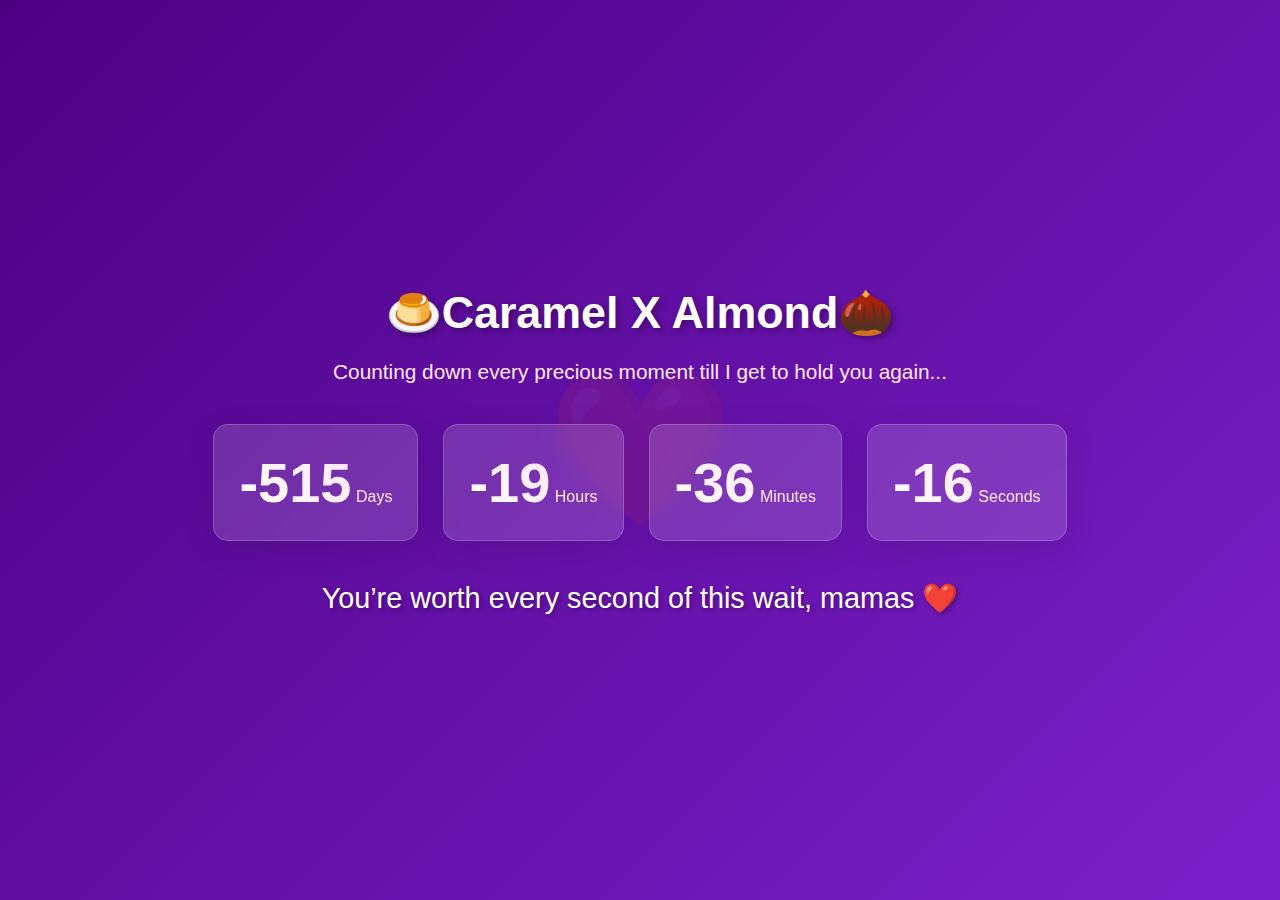
<file: index.html>
<!DOCTYPE html>
<html lang="en">

<head>
    <meta charset="UTF-8">
    <meta name="viewport" content="width=device-width, initial-scale=1.0">
    <title>Counting Down to Our Reunion ❤️</title>
    <link rel="stylesheet" href="style.css">
</head>

<body>
    <div class="container">
        <h1>🍮Caramel X Almond🌰</h1>
        <p class="subtitle">Counting down every precious moment till I get to hold you again...</p>

        <div class="countdown-container">
            <div class="countdown-box">
                <span id="days">0</span>
                <span class="label">Days</span>
            </div>
            <div class="countdown-box">
                <span id="hours">0</span>
                <span class="label">Hours</span>
            </div>
            <div class="countdown-box">
                <span id="minutes">0</span>
                <span class="label">Minutes</span>
            </div>
            <div class="countdown-box">
                <span id="seconds">0</span>
                <span class="label">Seconds</span>
            </div>
        </div>

        <p class="message">You’re worth every second of this wait, mamas ❤️</p>
    </div>
    <script src="script.js"></script>
</body>

</html>
</file>
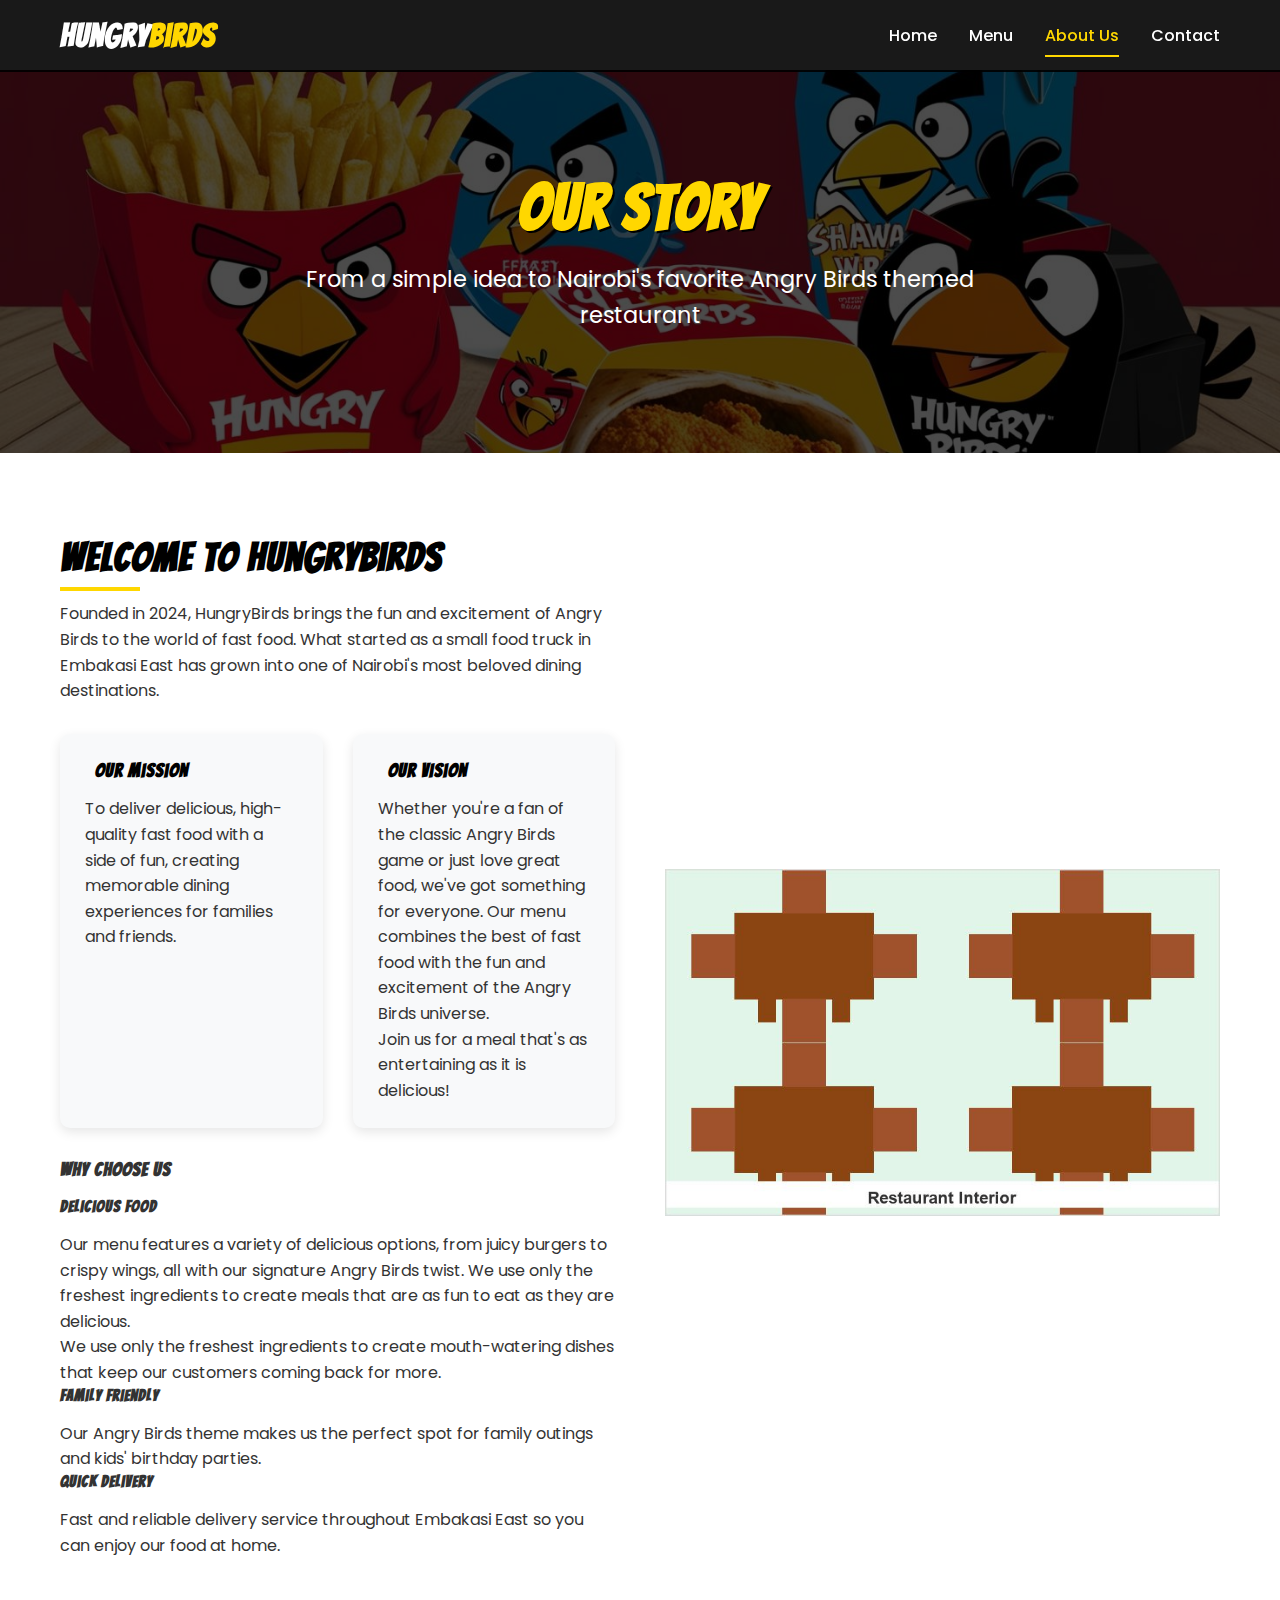
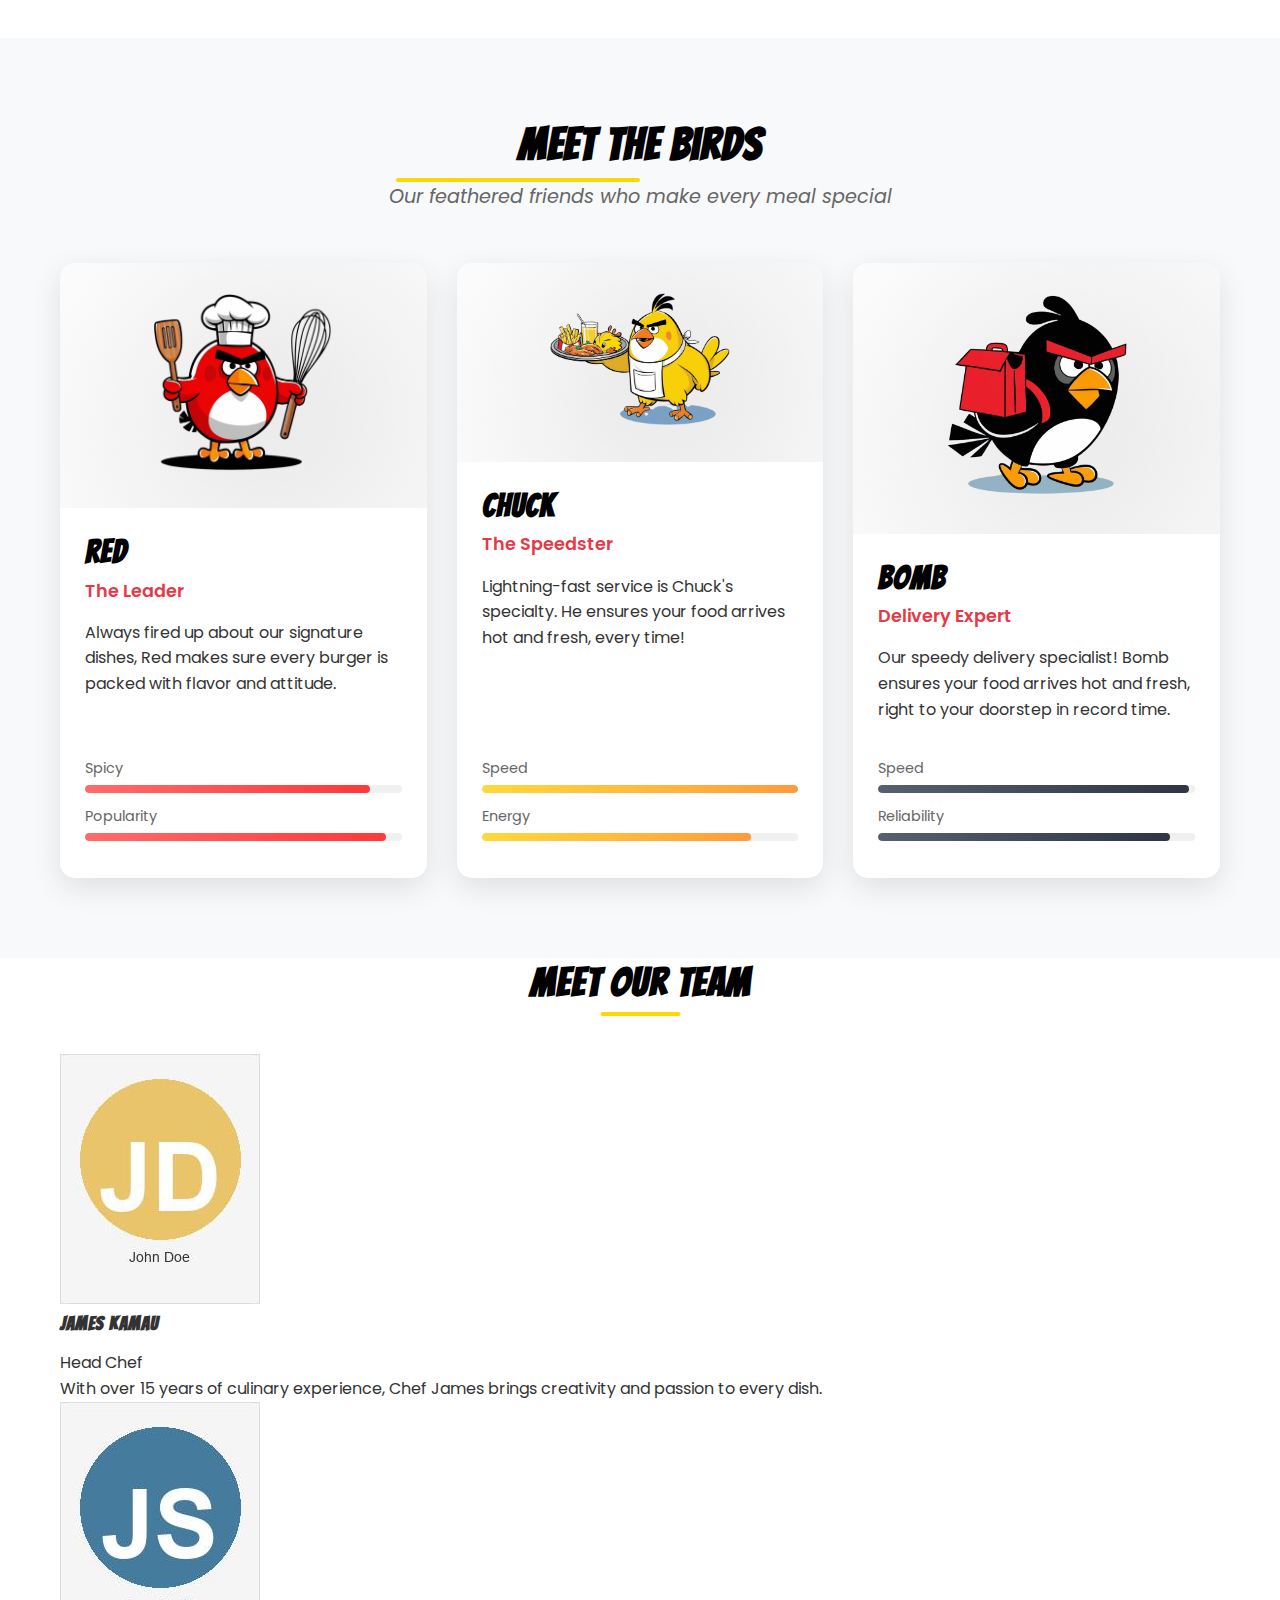
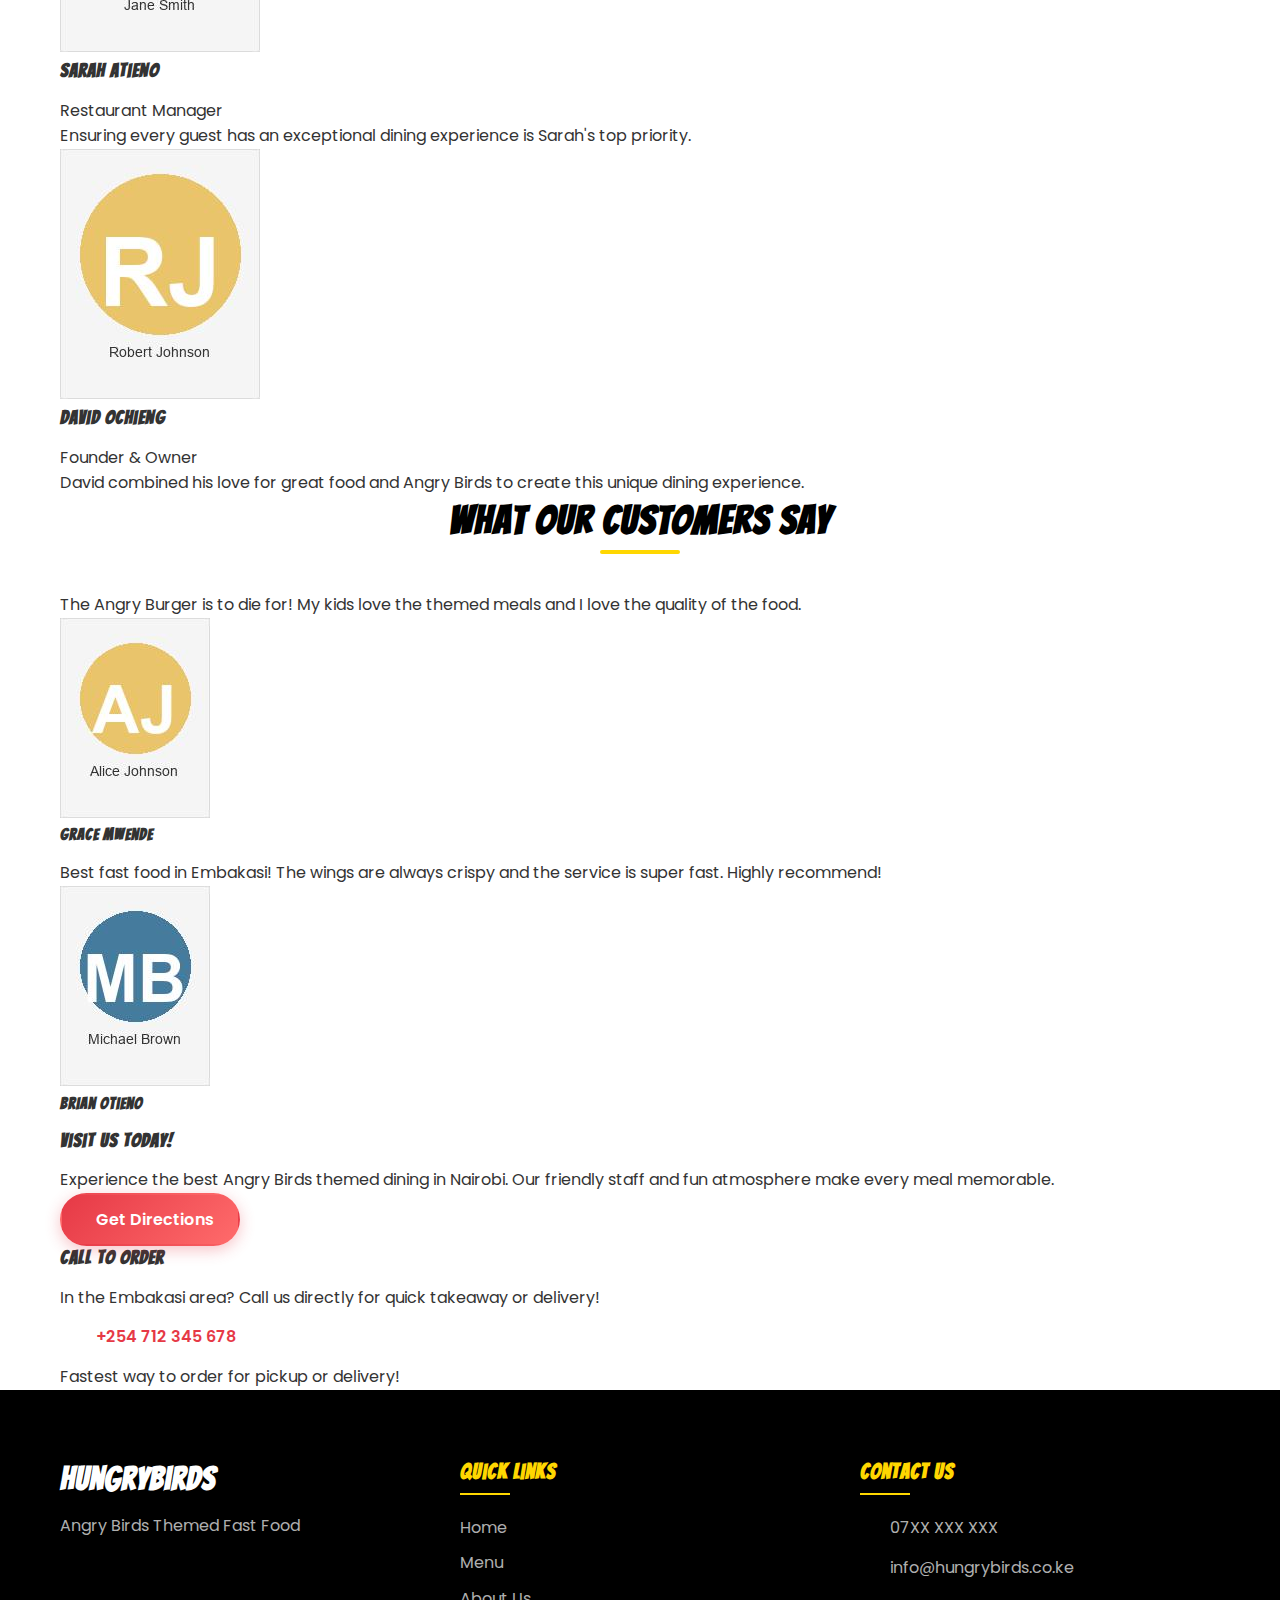
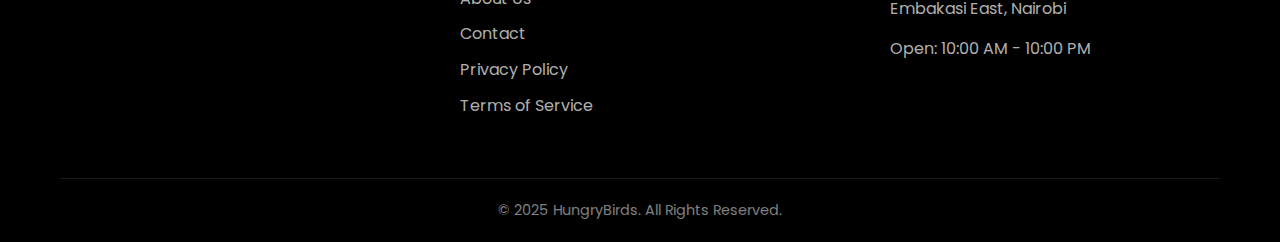
<file: about.html>
<!DOCTYPE html>
<html lang="en">
<head>
    <meta charset="UTF-8">
    <meta name="viewport" content="width=device-width, initial-scale=1.0">
    <title>About Us - HungryBirds</title>
    <meta name="description" content="Learn about HungryBirds, the Angry Birds themed fast food restaurant in Embakasi East, Nairobi.">
    <!-- Google Fonts -->
    <link href="https://fonts.googleapis.com/css2?family=Bangers&family=Poppins:wght@300;400;500;600;700&display=swap" rel="stylesheet">
    <!-- Font Awesome 6 Free -->
    <link rel="stylesheet" href="https://cdnjs.cloudflare.com/ajax/libs/font-awesome/6.5.1/css/all.min.css" integrity="sha512-DTOQO9RWCH3ppGqcWaEA1BIZOC6xxalwEsw9c2QQeAIftl+Vegovlnee1c9QX4TctnWMn13TZye+giMm8e2LwA==" crossorigin="anonymous" referrerpolicy="no-referrer">
    <!-- Custom CSS -->
    <link rel="stylesheet" href="css/style.css">
    <link rel="stylesheet" href="css/about.css">
    <!-- Favicon -->
    <link rel="icon" href="data:image/svg+xml,<svg xmlns='http://www.w3.org/2000/svg' viewBox='0 0 100 100'><text y='.9em' font-size='90'>🐦</text></svg>" type="image/svg+xml">
    <link rel="icon" href="data:image/svg+xml,<svg xmlns='http://www.w3.org/2000/svg' viewBox='0 0 100 100'><text y='.9em' font-size='90'>🐦</text></svg>" type="image/svg+xml" sizes="any">
</head>
<body>
    <!-- Header & Navigation -->
    <header class="header">
        <div class="container">
            <div class="logo">
                <a href="index.html">
                    <h1>Hungry<span>Birds</span></h1>
                </a>
            </div>
            <nav class="nav" aria-label="Main Navigation">
                <button type="button" class="hamburger" aria-label="Toggle menu" aria-expanded="false" aria-controls="nav-links">
                    <span class="hamburger-box">
                        <span class="hamburger-inner"></span>
                    </span>
                </button>
                <ul class="nav-links" id="nav-links">
                    <li><a href="index.html">Home</a></li>
                    <li><a href="menu.html">Menu</a></li>
                    <li><a href="about.html" class="active" aria-current="page">About Us</a></li>
                    <li><a href="contact.html">Contact</a></li>
                </ul>
            </nav>
        </div>
    </header>

    <!-- Page Header -->
    <section class="page-header">
        <div class="container">
            <h1>Our Story</h1>
            <p>From a simple idea to Nairobi's favorite Angry Birds themed restaurant</p>
        </div>
    </section>

    <!-- About Section -->
    <section class="about-section">
        <div class="container">
            <div class="about-grid">
                <div class="about-content">
                    <h2>Welcome to HungryBirds</h2>
                    <p>Founded in 2024, HungryBirds brings the fun and excitement of Angry Birds to the world of fast food. What started as a small food truck in Embakasi East has grown into one of Nairobi's most beloved dining destinations.</p>
                    <div class="mission-vision">
                        <div class="mission">
                            <h3><i class="fas fa-bullseye"></i> Our Mission</h3>
                            <p>To deliver delicious, high-quality fast food with a side of fun, creating memorable dining experiences for families and friends.</p>
                        </div>
                        <div class="vision">
                            <h3><i class="fas fa-eye"></i> Our Vision</h3>
                            <p>Whether you're a fan of the classic Angry Birds game or just love great food, we've got something for everyone. Our menu combines the best of fast food with the fun and excitement of the Angry Birds universe.</p>
                            <p>Join us for a meal that's as entertaining as it is delicious!</p>
                        </div>
                    </div>

                    <h3>Why Choose Us</h3>
                    <div class="features">
                        <div class="feature">
                            <i class="fas fa-utensils"></i>
                            <h4>Delicious Food</h4>
                            <p>Our menu features a variety of delicious options, from juicy burgers to crispy wings, all with our signature Angry Birds twist. We use only the freshest ingredients to create meals that are as fun to eat as they are delicious.</p>                            <p>We use only the freshest ingredients to create mouth-watering dishes that keep our customers coming back for more.</p>
                        </div>
                        <div class="feature">
                            <i class="fas fa-heart"></i>
                            <h4>Family Friendly</h4>
                            <p>Our Angry Birds theme makes us the perfect spot for family outings and kids' birthday parties.</p>
                        </div>
                        <div class="feature">
                            <i class="fas fa-truck"></i>
                            <h4>Quick Delivery</h4>
                            <p>Fast and reliable delivery service throughout Embakasi East so you can enjoy our food at home.</p>
                        </div>
                    </div>
                </div>
                <div class="about-image">
                    <img src="assets/restaurant-interior.jpg" alt="HungryBirds Restaurant Interior" onerror="this.src='assets/hero-bg.jpg'">
                </div>
            </div>
        </div>
    </section>

    <!-- Meet the Birds Section -->
    <section class="birds-section">
        <div class="container">
            <h2 class="section-title">Meet the Birds</h2>
            <p class="section-subtitle">Our feathered friends who make every meal special</p>
            <div class="birds-grid">
                <!-- Red Bird -->
                <div class="bird-card" data-bird="red">
                    <div class="bird-image">
                        <img src="assets/redbird.png" alt="Red Bird" class="floating">
                    </div>
                    <div class="bird-info">
                        <h3>Red</h3>
                        <p class="bird-role">The Leader</p>
                        <p class="bird-description">Always fired up about our signature dishes, Red makes sure every burger is packed with flavor and attitude.</p>
                        <div class="bird-stats">
                            <div class="stat">
                                <span class="stat-value">Spicy</span>
                                <div class="stat-bar">
                                    <div class="stat-fill red-stat"></div>
                                </div>
                            </div>
                            <div class="stat">
                                <span class="stat-value">Popularity</span>
                                <div class="stat-bar">
                                    <div class="stat-fill red-stat-2"></div>
                                </div>
                            </div>
                        </div>
                    </div>
                </div>

                <!-- Yellow Bird -->
                <div class="bird-card" data-bird="yellow">
                    <div class="bird-image">
                        <img src="assets/yellowbird.png" alt="Yellow Bird" class="floating">
                    </div>
                    <div class="bird-info">
                        <h3>Chuck</h3>
                        <p class="bird-role">The Speedster</p>
                        <p class="bird-description">Lightning-fast service is Chuck's specialty. He ensures your food arrives hot and fresh, every time!</p>
                        <div class="bird-stats">
                            <div class="stat">
                                <span class="stat-value">Speed</span>
                                <div class="stat-bar">
                                    <div class="stat-fill yellow-stat"></div>
                                </div>
                            </div>
                            <div class="stat">
                                <span class="stat-value">Energy</span>
                                <div class="stat-bar">
                                    <div class="stat-fill yellow-stat-2"></div>
                                </div>
                            </div>
                        </div>
                    </div>
                </div>

                <!-- Black Bird -->
                <div class="bird-card" data-bird="black">
                    <div class="bird-image">
                        <img src="assets/blackbird.png" alt="Black Bird" class="floating">
                    </div>
                    <div class="bird-info">
                        <h3>Bomb</h3>
                        <p class="bird-role">Delivery Expert</p>
                        <p class="bird-description">Our speedy delivery specialist! Bomb ensures your food arrives hot and fresh, right to your doorstep in record time.</p>
                        <div class="bird-stats">
                            <div class="stat">
                                <span class="stat-value">Speed</span>
                                <div class="stat-bar">
                                    <div class="stat-fill black-stat"></div>
                                </div>
                            </div>
                            <div class="stat">
                                <span class="stat-value">Reliability</span>
                                <div class="stat-bar">
                                    <div class="stat-fill black-stat-2"></div>
                                </div>
                            </div>
                        </div>
                    </div>
                </div>
            </div>
        </div>
    </section>

    <!-- Team Section -->
    <section class="team-section">
        <div class="container">
            <h2 class="section-title">Meet Our Team</h2>
            <div class="team-grid">
                <div class="team-member">
                    <div class="member-image">
                        <img src="assets/team/chef1.jpg" alt="Head Chef" onerror="this.src='assets/placeholder-user.png'">
                    </div>
                    <h3>James Kamau</h3>
                    <p class="position">Head Chef</p>
                    <p class="bio">With over 15 years of culinary experience, Chef James brings creativity and passion to every dish.</p>
                </div>
                <div class="team-member">
                    <div class="member-image">
                        <img src="assets/team/manager.jpg" alt="Restaurant Manager" onerror="this.src='assets/placeholder-user.png'">
                    </div>
                    <h3>Sarah Atieno</h3>
                    <p class="position">Restaurant Manager</p>
                    <p class="bio">Ensuring every guest has an exceptional dining experience is Sarah's top priority.</p>
                </div>
                <div class="team-member">
                    <div class="member-image">
                        <img src="assets/team/owner.jpg" alt="Founder & Owner" onerror="this.src='assets/placeholder-user.png'">
                    </div>
                    <h3>David Ochieng</h3>
                    <p class="position">Founder &amp; Owner</p>
                    <p class="bio">David combined his love for great food and Angry Birds to create this unique dining experience.</p>
                </div>
            </div>
        </div>
    </section>

    <!-- Testimonials -->
    <section class="testimonials-section">
        <div class="container">
            <h2 class="section-title">What Our Customers Say</h2>
            <div class="testimonials">
                <div class="testimonial">
                    <div class="quote">
                        <i class="fas fa-quote-left"></i>
                        <p>The Angry Burger is to die for! My kids love the themed meals and I love the quality of the food.</p>
                    </div>
                    <div class="customer">
                        <img src="assets/testimonials/customer1.jpg" alt="Customer" onerror="this.src='assets/placeholder-user.png'">
                        <div class="customer-info">
                            <h4>Grace Mwende</h4>
                            <div class="rating">
                                <i class="fas fa-star"></i>
                                <i class="fas fa-star"></i>
                                <i class="fas fa-star"></i>
                                <i class="fas fa-star"></i>
                                <i class="fas fa-star"></i>
                            </div>
                        </div>
                    </div>
                </div>
                <div class="testimonial">
                    <div class="quote">
                        <i class="fas fa-quote-left"></i>
                        <p>Best fast food in Embakasi! The wings are always crispy and the service is super fast. Highly recommend!</p>
                    </div>
                    <div class="customer">
                        <img src="assets/testimonials/customer2.jpg" alt="Customer" onerror="this.src='assets/placeholder-user.png'">
                        <div class="customer-info">
                            <h4>Brian Otieno</h4>
                            <div class="rating">
                                <i class="fas fa-star"></i>
                                <i class="fas fa-star"></i>
                                <i class="fas fa-star"></i>
                                <i class="fas fa-star"></i>
                                <i class="far fa-star"></i>
                            </div>
                        </div>
                    </div>
                </div>
            </div>
        </div>
    </section>

    <!-- CTA Section -->
    <section class="cta-section">
        <div class="container">
            <div class="cta-grid">
                <div class="cta-card visit-us">
                    <div class="cta-icon">
                        <i class="fas fa-store"></i>
                    </div>
                    <h3>Visit Us Today!</h3>
                    <p>Experience the best Angry Birds themed dining in Nairobi. Our friendly staff and fun atmosphere make every meal memorable.</p>
                    <div class="cta-buttons">
                        <a href="contact.html#location" class="btn btn-primary">
                            <i class="fas fa-map-marker-alt"></i> Get Directions
                        </a>
                    </div>
                </div>
                <div class="cta-card call-us">
                    <div class="cta-icon">
                        <i class="fas fa-phone-volume"></i>
                    </div>
                    <h3>Call to Order</h3>
                    <p>In the Embakasi area? Call us directly for quick takeaway or delivery!</p>
                    <div class="cta-buttons">
                        <a href="tel:+254712345678" class="btn btn-accent">
                            <i class="fas fa-phone-alt"></i> +254&nbsp;712&nbsp;345&nbsp;678
                        </a>
                        <p class="cta-note">Fastest way to order for pickup or delivery!</p>
                    </div>
                </div>
            </div>
        </div>
    </section>

    <!-- Footer -->
    <footer class="footer">
        <div class="container">
            <div class="footer-content">
                <div class="footer-logo">
                    <h2>Hungry<span>Birds</span></h2>
                    <p>Angry Birds Themed Fast Food</p>
                    <div class="social-icons">
                        <a href="#" aria-label="Facebook"><i class="fab fa-facebook-f"></i></a>
                        <a href="#" aria-label="Instagram"><i class="fab fa-instagram"></i></a>
                        <a href="#" aria-label="Twitter"><i class="fab fa-twitter"></i></a>
                    </div>
                </div>
                <div class="footer-links">
                    <h3>Quick Links</h3>
                    <ul>
                        <li><a href="index.html">Home</a></li>
                        <li><a href="menu.html">Menu</a></li>
                        <li><a href="about.html">About Us</a></li>
                        <li><a href="contact.html">Contact</a></li>
                        <li><a href="privacy.html">Privacy Policy</a></li>
                        <li><a href="terms.html">Terms of Service</a></li>
                    </ul>
                </div>
                <div class="footer-contact">
                    <h3>Contact Us</h3>
                    <p><i class="fas fa-phone"></i> 07XX&nbsp;XXX&nbsp;XXX</p>
                    <p><i class="fas fa-envelope"></i> info@hungrybirds.co.ke</p>
                    <p><i class="fas fa-map-marker-alt"></i> Embakasi East, Nairobi</p>
                    <p><i class="fas fa-clock"></i> Open: 10:00 AM - 10:00 PM</p>
                </div>
            </div>
            <div class="footer-bottom">
                <p>&copy; 2025 HungryBirds. All Rights Reserved.</p>
            </div>
        </div>
    </footer>

    <!-- Back to Top Button -->
    <a href="#" class="back-to-top" aria-label="Back to top">
        <i class="fas fa-arrow-up"></i>
    </a>

    <!-- JavaScript -->
    <script src="js/main.js"></script>
</body>
</html>
</file>
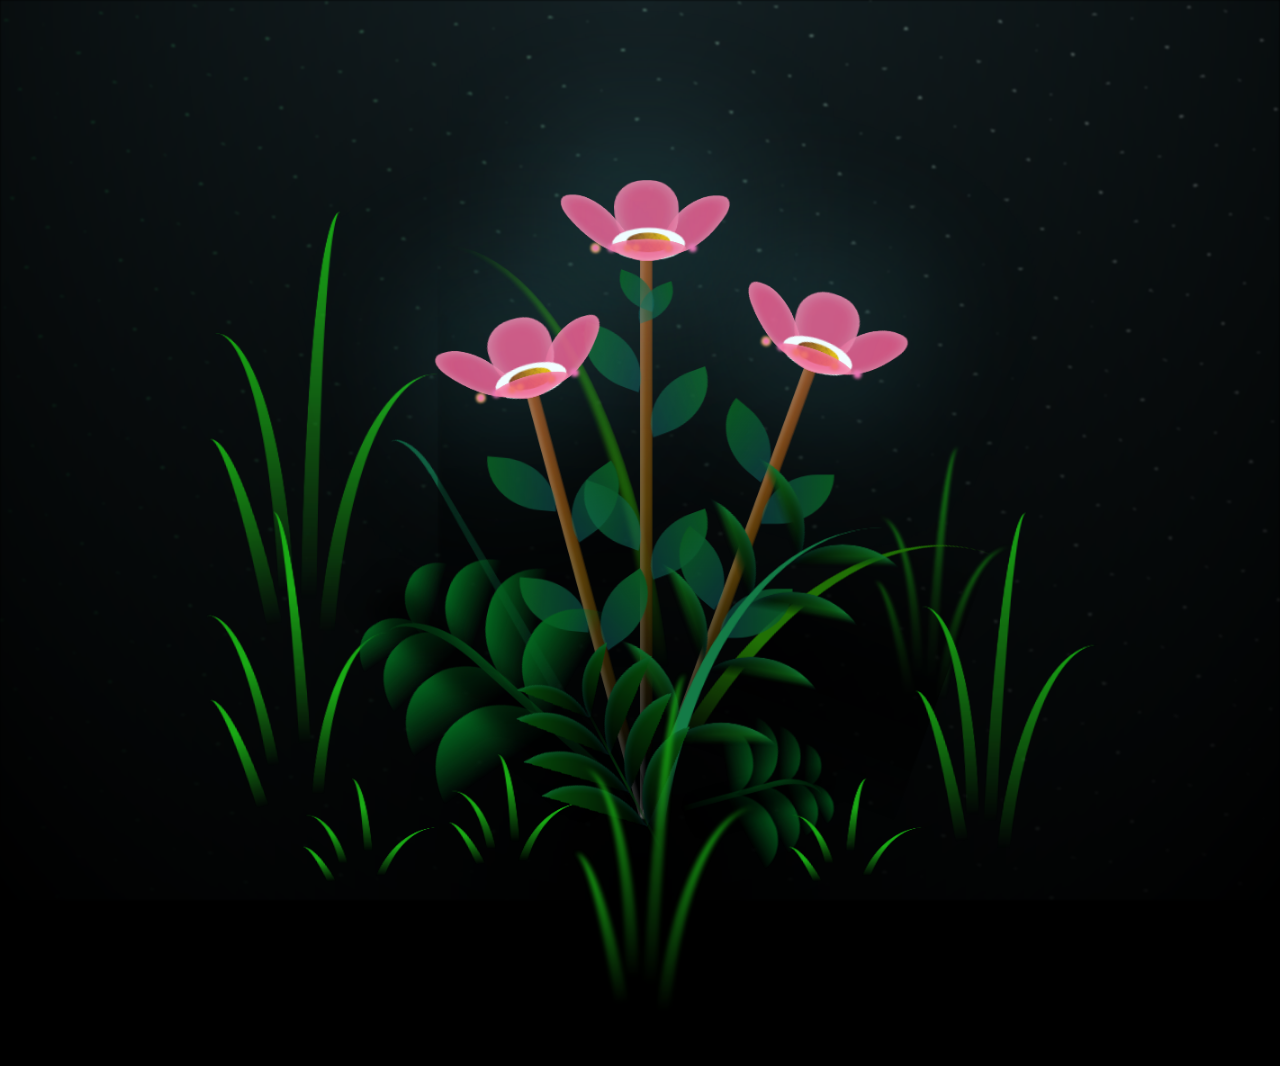
<file: flower.html>
<!DOCTYPE html>
<html lang="en">

<head>
  <meta charset="UTF-8">
  <meta http-equiv="X-UA-Compatible" content="IE=edge">
  <meta name="viewport" content="width=device-width, initial-scale=1.0">
  <link rel="stylesheet" href="css/main.css">
  <link rel="icon" href="img/flowers.png" type="image/x-icon">
  <title>flowers</title>
</head>

<body class="container">
  <div class="night"></div>
  <div class="flowers">
    <div class="flower flower--1">
      <div class="flower__leafs flower__leafs--1">
        <div class="flower__leaf flower__leaf--1"></div>
        <div class="flower__leaf flower__leaf--2"></div>
        <div class="flower__leaf flower__leaf--3"></div>
        <div class="flower__leaf flower__leaf--4"></div>
        <div class="flower__white-circle"></div>

        <div class="flower__light flower__light--1"></div>
        <div class="flower__light flower__light--2"></div>
        <div class="flower__light flower__light--3"></div>
        <div class="flower__light flower__light--4"></div>
        <div class="flower__light flower__light--5"></div>
        <div class="flower__light flower__light--6"></div>
        <div class="flower__light flower__light--7"></div>
        <div class="flower__light flower__light--8"></div>

      </div>
      <div class="flower__line">
        <div class="flower__line__leaf flower__line__leaf--1"></div>
        <div class="flower__line__leaf flower__line__leaf--2"></div>
        <div class="flower__line__leaf flower__line__leaf--3"></div>
        <div class="flower__line__leaf flower__line__leaf--4"></div>
        <div class="flower__line__leaf flower__line__leaf--5"></div>
        <div class="flower__line__leaf flower__line__leaf--6"></div>
      </div>
    </div>

    <div class="flower flower--2">
      <div class="flower__leafs flower__leafs--2">
        <div class="flower__leaf flower__leaf--1"></div>
        <div class="flower__leaf flower__leaf--2"></div>
        <div class="flower__leaf flower__leaf--3"></div>
        <div class="flower__leaf flower__leaf--4"></div>
        <div class="flower__white-circle"></div>

        <div class="flower__light flower__light--1"></div>
        <div class="flower__light flower__light--2"></div>
        <div class="flower__light flower__light--3"></div>
        <div class="flower__light flower__light--4"></div>
        <div class="flower__light flower__light--5"></div>
        <div class="flower__light flower__light--6"></div>
        <div class="flower__light flower__light--7"></div>
        <div class="flower__light flower__light--8"></div>

      </div>
      <div class="flower__line">
        <div class="flower__line__leaf flower__line__leaf--1"></div>
        <div class="flower__line__leaf flower__line__leaf--2"></div>
        <div class="flower__line__leaf flower__line__leaf--3"></div>
        <div class="flower__line__leaf flower__line__leaf--4"></div>
      </div>
    </div>

    <div class="flower flower--3">
      <div class="flower__leafs flower__leafs--3">
        <div class="flower__leaf flower__leaf--1"></div>
        <div class="flower__leaf flower__leaf--2"></div>
        <div class="flower__leaf flower__leaf--3"></div>
        <div class="flower__leaf flower__leaf--4"></div>
        <div class="flower__white-circle"></div>

        <div class="flower__light flower__light--1"></div>
        <div class="flower__light flower__light--2"></div>
        <div class="flower__light flower__light--3"></div>
        <div class="flower__light flower__light--4"></div>
        <div class="flower__light flower__light--5"></div>
        <div class="flower__light flower__light--6"></div>
        <div class="flower__light flower__light--7"></div>
        <div class="flower__light flower__light--8"></div>

      </div>
      <div class="flower__line">
        <div class="flower__line__leaf flower__line__leaf--1"></div>
        <div class="flower__line__leaf flower__line__leaf--2"></div>
        <div class="flower__line__leaf flower__line__leaf--3"></div>
        <div class="flower__line__leaf flower__line__leaf--4"></div>
      </div>
    </div>

    <div class="grow-ans" style="--d:1.2s">
      <div class="flower__g-long">
        <div class="flower__g-long__top"></div>
        <div class="flower__g-long__bottom"></div>
      </div>
    </div>

    <div class="growing-grass">
      <div class="flower__grass flower__grass--1">
        <div class="flower__grass--top"></div>
        <div class="flower__grass--bottom"></div>
        <div class="flower__grass__leaf flower__grass__leaf--1"></div>
        <div class="flower__grass__leaf flower__grass__leaf--2"></div>
        <div class="flower__grass__leaf flower__grass__leaf--3"></div>
        <div class="flower__grass__leaf flower__grass__leaf--4"></div>
        <div class="flower__grass__leaf flower__grass__leaf--5"></div>
        <div class="flower__grass__leaf flower__grass__leaf--6"></div>
        <div class="flower__grass__leaf flower__grass__leaf--7"></div>
        <div class="flower__grass__leaf flower__grass__leaf--8"></div>
        <div class="flower__grass__overlay"></div>
      </div>
    </div>

    <div class="growing-grass">
      <div class="flower__grass flower__grass--2">
        <div class="flower__grass--top"></div>
        <div class="flower__grass--bottom"></div>
        <div class="flower__grass__leaf flower__grass__leaf--1"></div>
        <div class="flower__grass__leaf flower__grass__leaf--2"></div>
        <div class="flower__grass__leaf flower__grass__leaf--3"></div>
        <div class="flower__grass__leaf flower__grass__leaf--4"></div>
        <div class="flower__grass__leaf flower__grass__leaf--5"></div>
        <div class="flower__grass__leaf flower__grass__leaf--6"></div>
        <div class="flower__grass__leaf flower__grass__leaf--7"></div>
        <div class="flower__grass__leaf flower__grass__leaf--8"></div>
        <div class="flower__grass__overlay"></div>
      </div>
    </div>

    <div class="grow-ans" style="--d:2.4s">
      <div class="flower__g-right flower__g-right--1">
        <div class="leaf"></div>
      </div>
    </div>

    <div class="grow-ans" style="--d:2.8s">
      <div class="flower__g-right flower__g-right--2">
        <div class="leaf"></div>
      </div>
    </div>

    <div class="grow-ans" style="--d:2.8s">
      <div class="flower__g-front">
        <div class="flower__g-front__leaf-wrapper flower__g-front__leaf-wrapper--1">
          <div class="flower__g-front__leaf"></div>
        </div>
        <div class="flower__g-front__leaf-wrapper flower__g-front__leaf-wrapper--2">
          <div class="flower__g-front__leaf"></div>
        </div>
        <div class="flower__g-front__leaf-wrapper flower__g-front__leaf-wrapper--3">
          <div class="flower__g-front__leaf"></div>
        </div>
        <div class="flower__g-front__leaf-wrapper flower__g-front__leaf-wrapper--4">
          <div class="flower__g-front__leaf"></div>
        </div>
        <div class="flower__g-front__leaf-wrapper flower__g-front__leaf-wrapper--5">
          <div class="flower__g-front__leaf"></div>
        </div>
        <div class="flower__g-front__leaf-wrapper flower__g-front__leaf-wrapper--6">
          <div class="flower__g-front__leaf"></div>
        </div>
        <div class="flower__g-front__leaf-wrapper flower__g-front__leaf-wrapper--7">
          <div class="flower__g-front__leaf"></div>
        </div>
        <div class="flower__g-front__leaf-wrapper flower__g-front__leaf-wrapper--8">
          <div class="flower__g-front__leaf"></div>
        </div>
        <div class="flower__g-front__line"></div>
      </div>
    </div>

    <div class="grow-ans" style="--d:3.2s">
      <div class="flower__g-fr">
        <div class="leaf"></div>
        <div class="flower__g-fr__leaf flower__g-fr__leaf--1"></div>
        <div class="flower__g-fr__leaf flower__g-fr__leaf--2"></div>
        <div class="flower__g-fr__leaf flower__g-fr__leaf--3"></div>
        <div class="flower__g-fr__leaf flower__g-fr__leaf--4"></div>
        <div class="flower__g-fr__leaf flower__g-fr__leaf--5"></div>
        <div class="flower__g-fr__leaf flower__g-fr__leaf--6"></div>
        <div class="flower__g-fr__leaf flower__g-fr__leaf--7"></div>
        <div class="flower__g-fr__leaf flower__g-fr__leaf--8"></div>
      </div>
    </div>

    <div class="long-g long-g--0">
      <div class="grow-ans" style="--d:3s">
        <div class="leaf leaf--0"></div>
      </div>
      <div class="grow-ans" style="--d:2.2s">
        <div class="leaf leaf--1"></div>
      </div>
      <div class="grow-ans" style="--d:3.4s">
        <div class="leaf leaf--2"></div>
      </div>
      <div class="grow-ans" style="--d:3.6s">
        <div class="leaf leaf--3"></div>
      </div>
    </div>

    <div class="long-g long-g--1">
      <div class="grow-ans" style="--d:3.6s">
        <div class="leaf leaf--0"></div>
      </div>
      <div class="grow-ans" style="--d:3.8s">
        <div class="leaf leaf--1"></div>
      </div>
      <div class="grow-ans" style="--d:4s">
        <div class="leaf leaf--2"></div>
      </div>
      <div class="grow-ans" style="--d:4.2s">
        <div class="leaf leaf--3"></div>
      </div>
    </div>

    <div class="long-g long-g--2">
      <div class="grow-ans" style="--d:4s">
        <div class="leaf leaf--0"></div>
      </div>
      <div class="grow-ans" style="--d:4.2s">
        <div class="leaf leaf--1"></div>
      </div>
      <div class="grow-ans" style="--d:4.4s">
        <div class="leaf leaf--2"></div>
      </div>
      <div class="grow-ans" style="--d:4.6s">
        <div class="leaf leaf--3"></div>
      </div>
    </div>

    <div class="long-g long-g--3">
      <div class="grow-ans" style="--d:4s">
        <div class="leaf leaf--0"></div>
      </div>
      <div class="grow-ans" style="--d:4.2s">
        <div class="leaf leaf--1"></div>
      </div>
      <div class="grow-ans" style="--d:3s">
        <div class="leaf leaf--2"></div>
      </div>
      <div class="grow-ans" style="--d:3.6s">
        <div class="leaf leaf--3"></div>
      </div>
    </div>

    <div class="long-g long-g--4">
      <div class="grow-ans" style="--d:4s">
        <div class="leaf leaf--0"></div>
      </div>
      <div class="grow-ans" style="--d:4.2s">
        <div class="leaf leaf--1"></div>
      </div>
      <div class="grow-ans" style="--d:3s">
        <div class="leaf leaf--2"></div>
      </div>
      <div class="grow-ans" style="--d:3.6s">
        <div class="leaf leaf--3"></div>
      </div>
    </div>

    <div class="long-g long-g--5">
      <div class="grow-ans" style="--d:4s">
        <div class="leaf leaf--0"></div>
      </div>
      <div class="grow-ans" style="--d:4.2s">
        <div class="leaf leaf--1"></div>
      </div>
      <div class="grow-ans" style="--d:3s">
        <div class="leaf leaf--2"></div>
      </div>
      <div class="grow-ans" style="--d:3.6s">
        <div class="leaf leaf--3"></div>
      </div>
    </div>

    <div class="long-g long-g--6">
      <div class="grow-ans" style="--d:4.2s">
        <div class="leaf leaf--0"></div>
      </div>
      <div class="grow-ans" style="--d:4.4s">
        <div class="leaf leaf--1"></div>
      </div>
      <div class="grow-ans" style="--d:4.6s">
        <div class="leaf leaf--2"></div>
      </div>
      <div class="grow-ans" style="--d:4.8s">
        <div class="leaf leaf--3"></div>
      </div>
    </div>

    <div class="long-g long-g--7">
      <div class="grow-ans" style="--d:3s">
        <div class="leaf leaf--0"></div>
      </div>
      <div class="grow-ans" style="--d:3.2s">
        <div class="leaf leaf--1"></div>
      </div>
      <div class="grow-ans" style="--d:3.5s">
        <div class="leaf leaf--2"></div>
      </div>
      <div class="grow-ans" style="--d:3.6s">
        <div class="leaf leaf--3"></div>
      </div>
    </div>
  </div>
  <script src="main.js"></script>
</body>

</html>
</file>
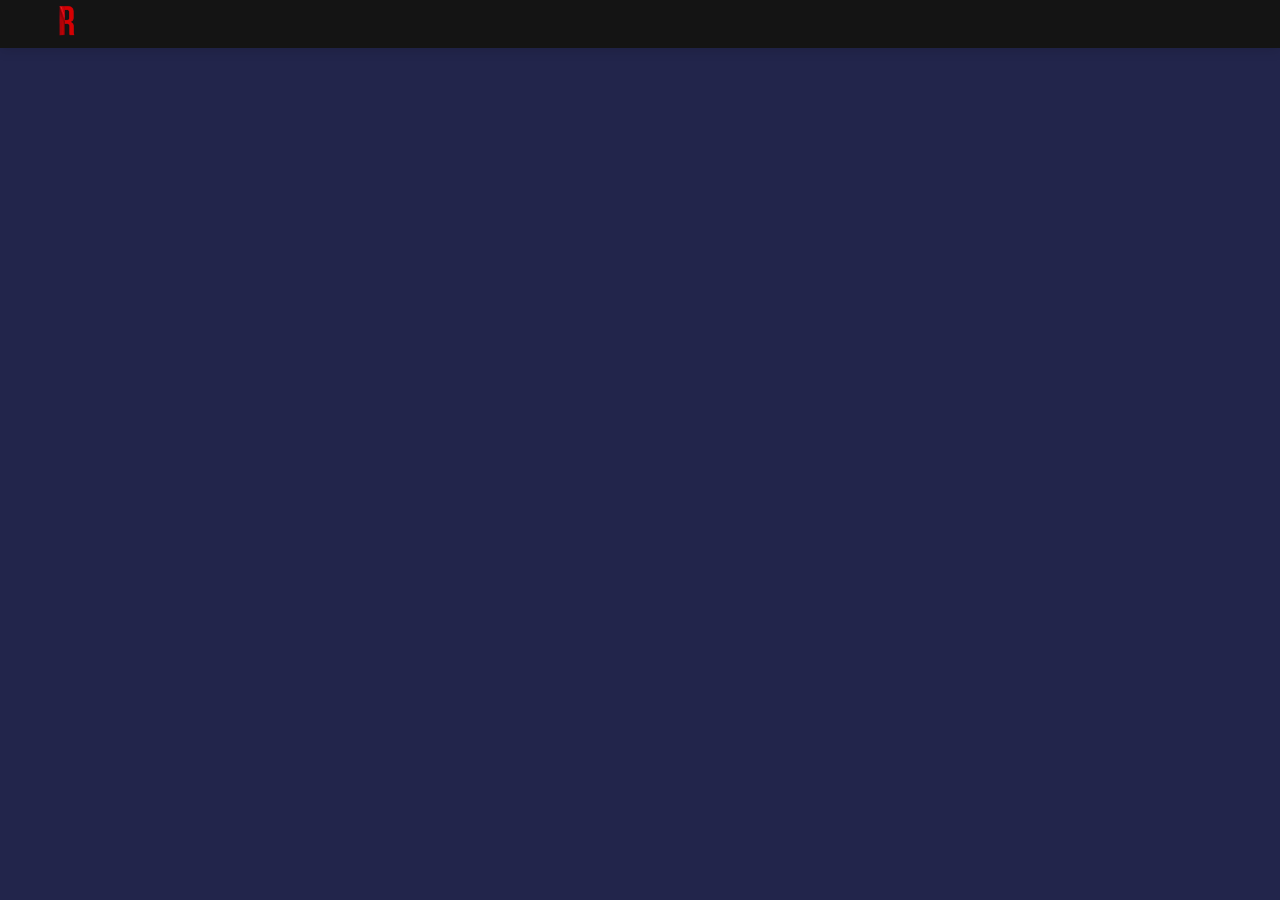
<file: genres.html>
<!DOCTYPE html>
<html lang="en">

<head>
    <meta charset="UTF-8">
    <meta name="viewport" content="width=device-width, initial-scale=1.0">
    <title>Movie Genres</title>
    <link rel="stylesheet" href="genres.css">
</head>

<body>
    <header>
        <div class="rayflix-logo">
            <a href="index.html"><img src="rayflix-logo.png" alt="Rayflix logo"></a>
        </div>
        <div class="genres" id="genres"></div>
        <div class="hamburger-menu">&#9776;</div> <!-- Hamburger menu icon -->
    </header>
    <main id="main" class="movies-container"></main>
    <button id="loadMoreBtn" style="display: none;">Load More</button>
    <script src="genres.js"></script>
</body>

</html>
</file>
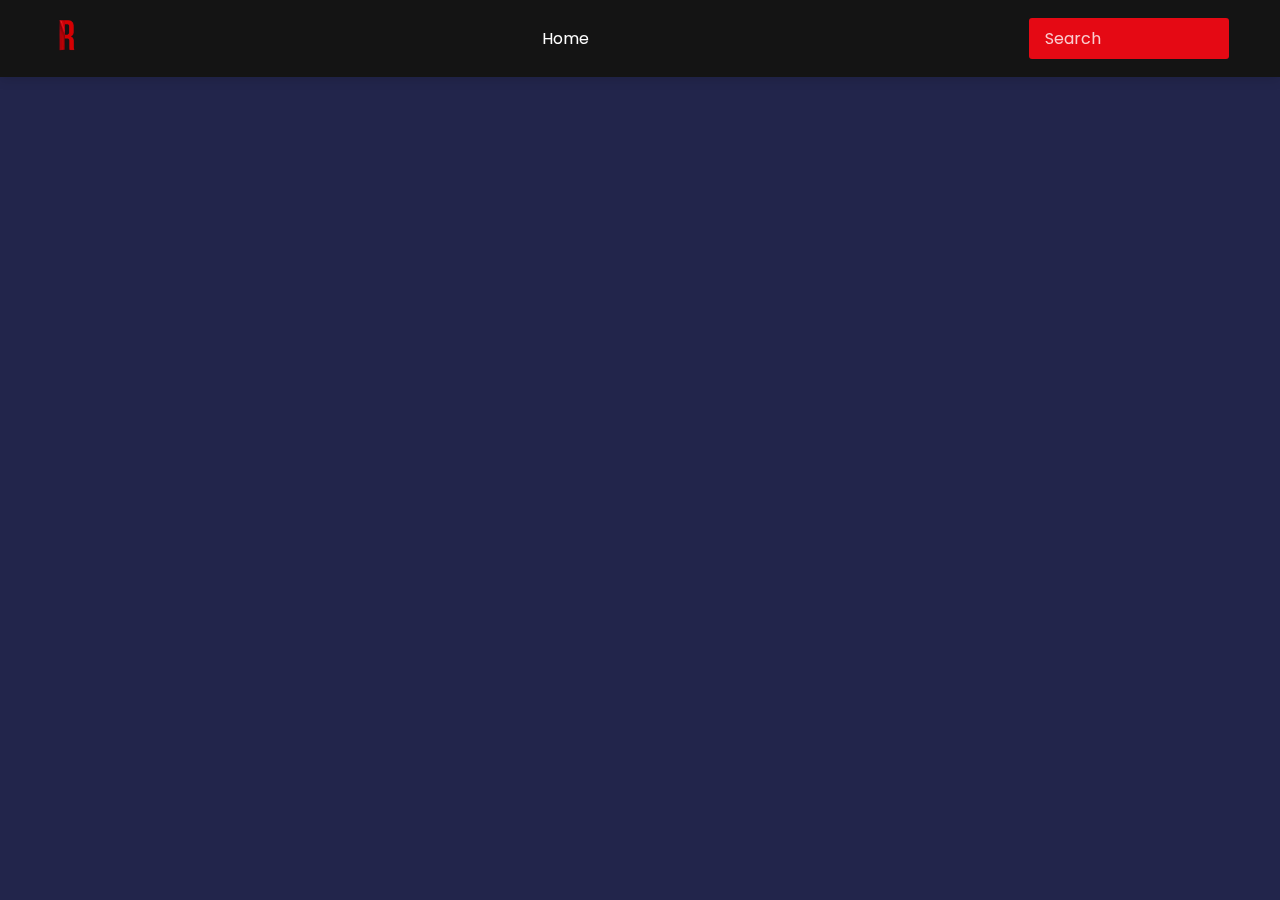
<file: latest.html>
<!DOCTYPE html>
<html lang="en">

<head>
    <meta charset="UTF-8">
    <meta name="viewport" content="width=device-width, initial-scale=1.0">
    <title>Latest Movies</title>
    <link rel="stylesheet" href="latest.css">
</head>

<body>

    <header>
        <div class="rayflix-logo">
            <a href="index.html"><img src="rayflix-logo.png" alt="Rayflix logo"></a>
        </div>
        <div class="menu-container">
            <nav>
                <ul class="menu">
                    <li><a href="index.html">Home</a></li>
                </ul>
            </nav>
            <div class="hamburger-menu">&#9776;</div>
        </div>
        <form id="form">
            <input type="text" id="search" placeholder="Search" class="search" />
        </form>
    </header>

    <main id="main" class="movies-container"></main>
    <button id="loadMoreBtn" style="display: none;">Load More</button>

    <script src="latest.js" defer></script>
</body>

</html>
</file>
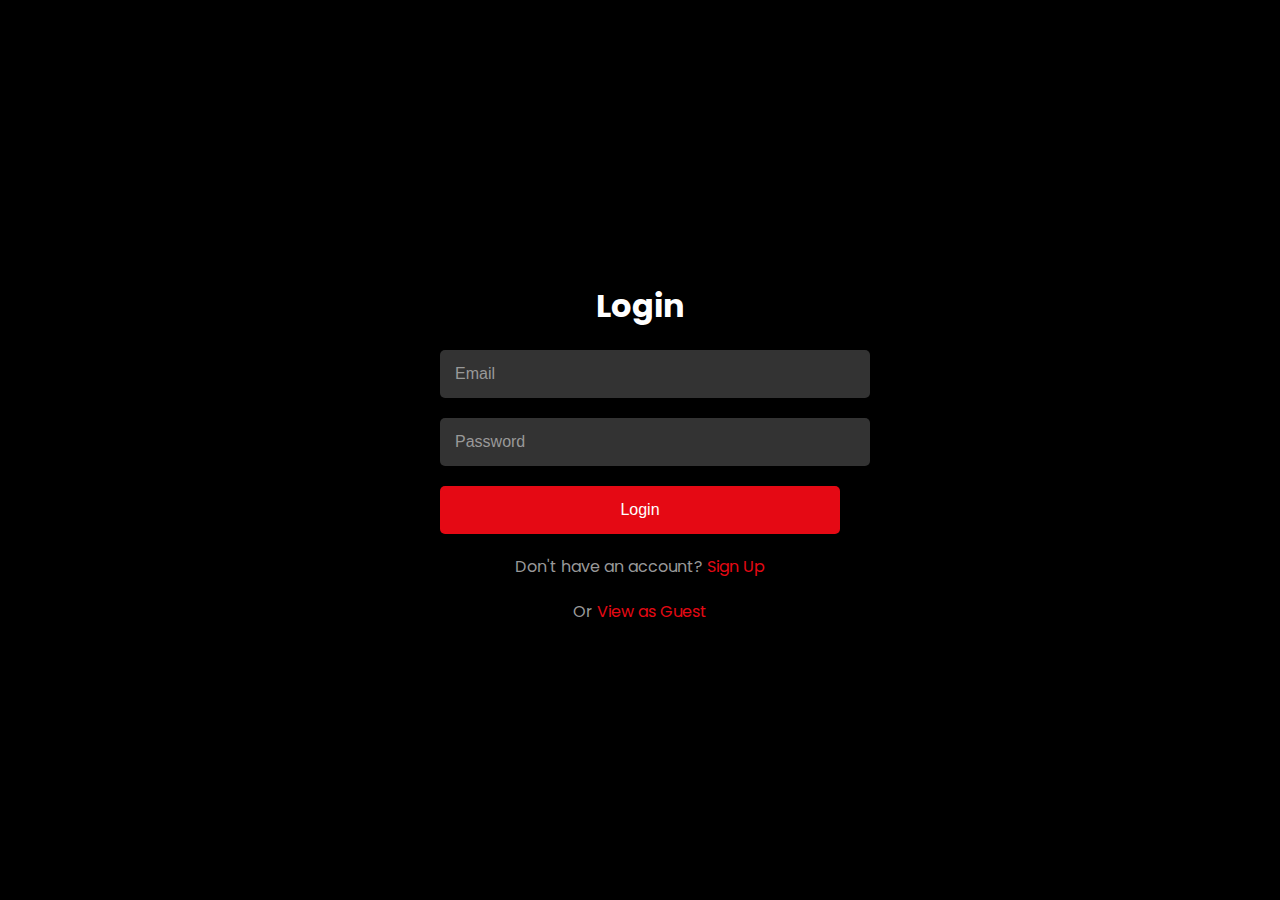
<file: login.html>
<!DOCTYPE html>
<html lang="en">

<head>
    <meta charset="UTF-8">
    <meta name="viewport" content="width=device-width, initial-scale=1.0">
    <title>Login - Rayflix</title>
    <link rel="stylesheet" href="login.css">
</head>

<body>
    <div class="container">
        <h2>Login</h2>
        <div class="form-group">
            <input type="email" placeholder="Email" required>
        </div>
        <div class="form-group">
            <input type="password" placeholder="Password" required>
        </div>
        <div class="form-group">
            <button type="submit">Login</button>
        </div>
        <div class="form-group">
            <p>Don't have an account? <a href="signup.html">Sign Up</a></p>
        </div>
        <div class="form-group">
            <p>Or <a href="index.html">View as Guest</a></p> <!-- Add this line for view as guest -->
        </div>
    </div>
    <script src="login.js"></script>
</body>

</html>
</file>
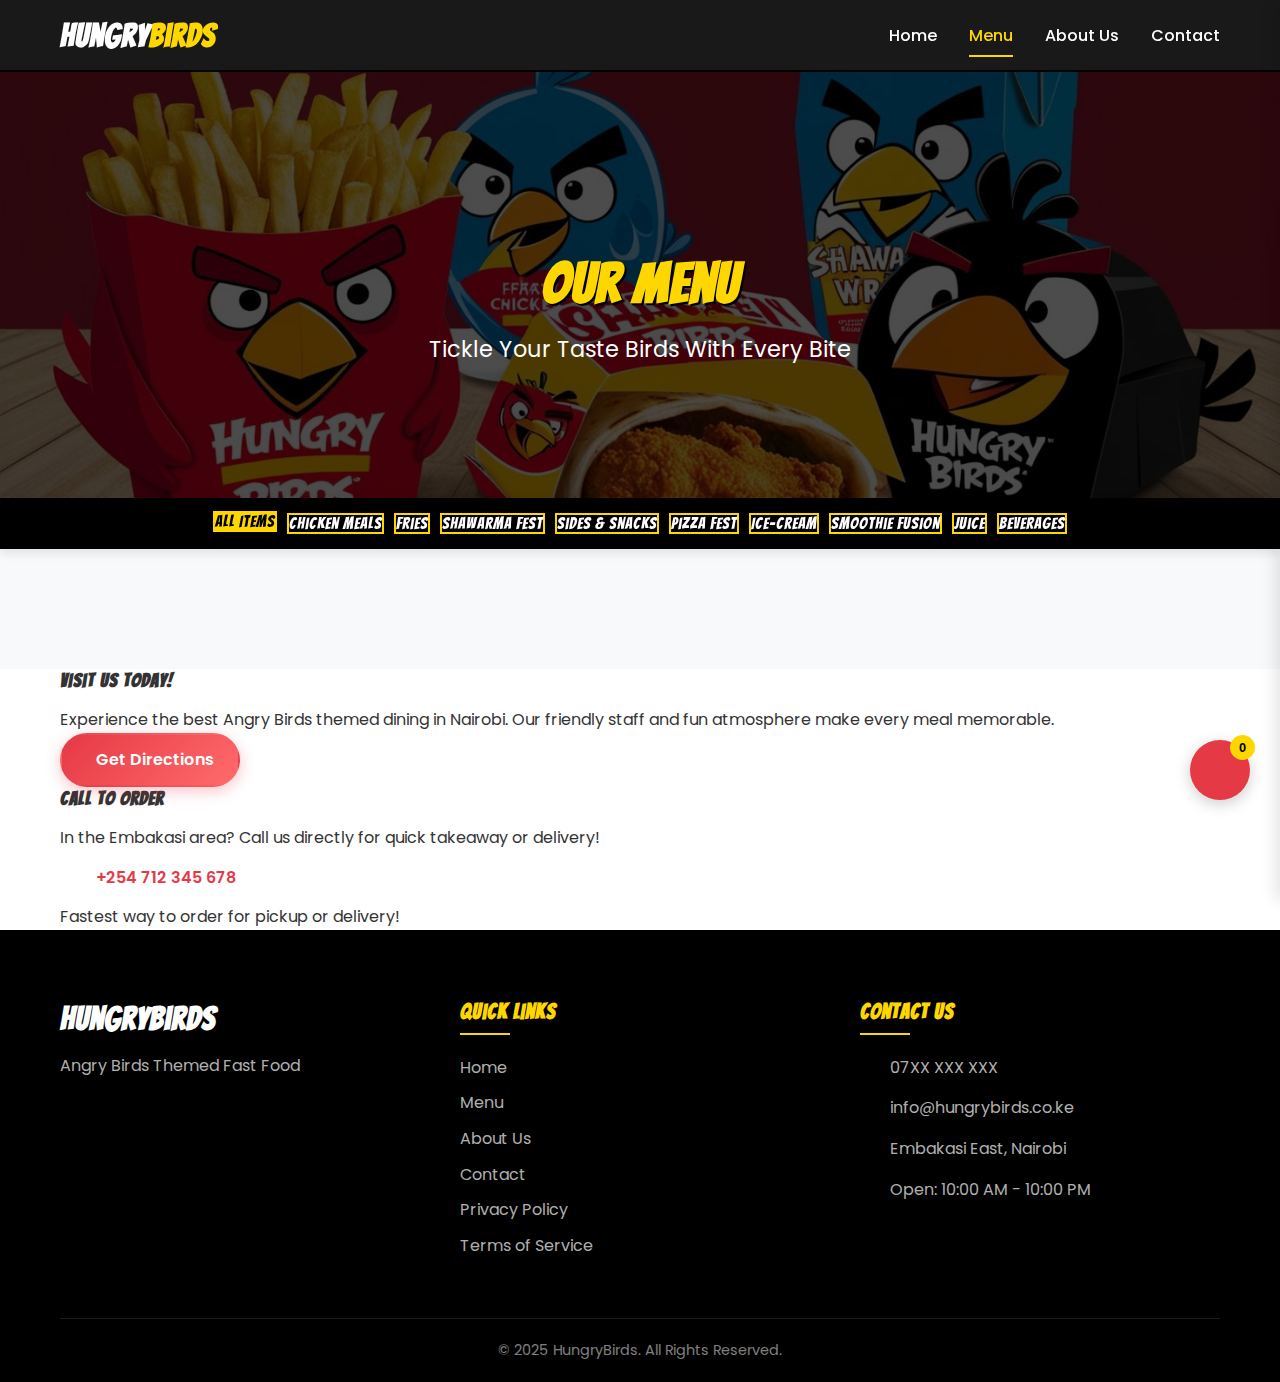
<file: menu.html>
<!DOCTYPE html>
<html lang="en">
<head>
    <meta charset="UTF-8">
    <meta name="viewport" content="width=device-width, initial-scale=1.0">
    <title>Our Menu - HungryBirds</title>
    <meta name="description" content="Explore our delicious Angry Birds themed menu. From juicy burgers to crispy wings, we have something for everyone!">
    <!-- Google Fonts -->
    <link href="https://fonts.googleapis.com/css2?family=Bangers&family=Poppins:wght@300;400;500;600;700&display=swap" rel="stylesheet">
    <!-- Font Awesome 6 Free -->
    <link rel="stylesheet" href="https://cdnjs.cloudflare.com/ajax/libs/font-awesome/6.5.1/css/all.min.css" integrity="sha512-DTOQO9RWCH3ppGqcWaEA1BIZOC6xxalwEsw9c2QQeAIftl+Vegovlnee1c9QX4TctnWMn13TZye+giMm8e2LwA==" crossorigin="anonymous" referrerpolicy="no-referrer">
    <!-- Custom CSS -->
    <link rel="stylesheet" href="css/style.css">
    <link rel="stylesheet" href="css/menu.css">
    <!-- Favicon -->
    <link rel="icon" href="data:image/svg+xml,<svg xmlns='http://www.w3.org/2000/svg' viewBox='0 0 100 100'><text y='.9em' font-size='90'>🐦</text></svg>" type="image/svg+xml">
    <link rel="icon" href="data:image/svg+xml,<svg xmlns='http://www.w3.org/2000/svg' viewBox='0 0 100 100'><text y='.9em' font-size='90'>🐦</text></svg>" type="image/svg+xml" sizes="any">
</head>
<body>
    <!-- Header & Navigation -->
    <header class="header">
        <div class="container">
            <div class="logo">
                <a href="index.html">
                    <h1>Hungry<span>Birds</span></h1>
                </a>
            </div>
            <nav class="nav" aria-label="Main Navigation">
                <button type="button" class="hamburger" aria-label="Toggle menu" aria-expanded="false" aria-controls="nav-links">
                    <span class="hamburger-box">
                        <span class="hamburger-inner"></span>
                    </span>
                </button>
                <ul class="nav-links" id="nav-links">
                    <li><a href="index.html">Home</a></li>
                    <li><a href="menu.html" class="active" aria-current="page">Menu</a></li>
                    <li><a href="about.html">About Us</a></li>
                    <li><a href="contact.html">Contact</a></li>
                </ul>
            </nav>
        </div>
    </header>

    <!-- Page Header -->
    <section class="page-header">
        <div class="container">
            <h1>Our Menu</h1>
            <p>Tickle Your Taste Birds With Every Bite</p>
        </div>
    </section>

    <!-- Menu Navigation -->
    <nav class="menu-categories" aria-label="Menu categories">
        <div class="container">
            <div class="category-buttons">
                <button type="button" class="category-btn active" data-category="all">All Items</button>
                <button type="button" class="category-btn" data-category="chicken">Chicken Meals</button>
                <button type="button" class="category-btn" data-category="fries">Fries</button>
                <button type="button" class="category-btn" data-category="shwarma">Shawarma Fest</button>
                <button type="button" class="category-btn" data-category="sides">Sides &amp; Snacks</button>
                <button type="button" class="category-btn" data-category="pizza">Pizza Fest</button>
                <button type="button" class="category-btn" data-category="icecream">Ice-Cream</button>
                <button type="button" class="category-btn" data-category="smoothies">Smoothie Fusion</button>
                <button type="button" class="category-btn" data-category="juice">Juice</button>
                <button type="button" class="category-btn" data-category="beverages">Beverages</button>
            </div>
        </div>
    </nav>

    <!-- Menu Items (Dynamically Generated) -->
    <section class="menu-items">
        <div class="container">
            <!-- Menu items will be generated here by JavaScript -->
        </div>
    </section>

    <!-- Order Summary Sidebar -->
    <aside class="order-sidebar">
        <div class="order-header">
            <h3>Your Order</h3>
            <button type="button" class="close-order" aria-label="Close order">
                <i class="fas fa-times"></i>
            </button>
        </div>
        <div class="order-items">
            <!-- Order items will be added here by JavaScript -->
            <div class="empty-order">
                <i class="fas fa-shopping-cart"></i>
                <p>Your order is empty</p>
                <p>Add items to get started</p>
            </div>
        </div>
        <div class="order-summary">
            <div class="order-total">
                <span>Total:</span>
                <span class="total-amount">KSh 0</span>
            </div>
            <button type="button" class="checkout-btn" disabled>
                <i class="fas fa-phone"></i> Call to Order
            </button>
        </div>
    </aside>

    <!-- Floating Order Button -->
    <button type="button" class="floating-order-btn" aria-label="View order">
        <i class="fas fa-shopping-cart"></i>
        <span class="item-count">0</span>
    </button>

    <!-- CTA Section -->
    <section class="cta-section">
        <div class="container">
            <div class="cta-grid">
                <div class="cta-card visit-us">
                    <div class="cta-icon">
                        <i class="fas fa-store"></i>
                    </div>
                    <h3>Visit Us Today!</h3>
                    <p>Experience the best Angry Birds themed dining in Nairobi. Our friendly staff and fun atmosphere make every meal memorable.</p>
                    <div class="cta-buttons">
                        <a href="contact.html#location" class="btn btn-primary">
                            <i class="fas fa-map-marker-alt"></i> Get Directions
                        </a>
                    </div>
                </div>
                <div class="cta-card call-us">
                    <div class="cta-icon">
                        <i class="fas fa-phone-volume"></i>
                    </div>
                    <h3>Call to Order</h3>
                    <p>In the Embakasi area? Call us directly for quick takeaway or delivery!</p>
                    <div class="cta-buttons">
                        <a href="tel:+254712345678" class="btn btn-accent">
                            <i class="fas fa-phone-alt"></i> +254&nbsp;712&nbsp;345&nbsp;678
                        </a>
                        <p class="cta-note">Fastest way to order for pickup or delivery!</p>
                    </div>
                </div>
            </div>
        </div>
    </section>

    <!-- Footer -->
    <footer class="footer">
        <div class="container">
            <div class="footer-content">
                <div class="footer-logo">
                    <h2>Hungry<span>Birds</span></h2>
                    <p>Angry Birds Themed Fast Food</p>
                    <div class="social-icons">
                        <a href="#" aria-label="Facebook"><i class="fab fa-facebook-f"></i></a>
                        <a href="#" aria-label="Instagram"><i class="fab fa-instagram"></i></a>
                        <a href="#" aria-label="Twitter"><i class="fab fa-twitter"></i></a>
                    </div>
                </div>
                <div class="footer-links">
                    <h3>Quick Links</h3>
                    <ul>
                        <li><a href="index.html">Home</a></li>
                        <li><a href="menu.html">Menu</a></li>
                        <li><a href="about.html">About Us</a></li>
                        <li><a href="contact.html">Contact</a></li>
                        <li><a href="privacy.html">Privacy Policy</a></li>
                        <li><a href="terms.html">Terms of Service</a></li>
                    </ul>
                </div>
                <div class="footer-contact">
                    <h3>Contact Us</h3>
                    <p><i class="fas fa-phone"></i> 07XX&nbsp;XXX&nbsp;XXX</p>
                    <p><i class="fas fa-envelope"></i> info@hungrybirds.co.ke</p>
                    <p><i class="fas fa-map-marker-alt"></i> Embakasi East, Nairobi</p>
                    <p><i class="fas fa-clock"></i> Open: 10:00 AM - 10:00 PM</p>
                </div>
            </div>
            <div class="footer-bottom">
                <p>&copy; 2025 HungryBirds. All Rights Reserved.</p>
            </div>
        </div>
    </footer>

    <!-- Back to Top Button -->
    <a href="#" class="back-to-top" aria-label="Back to top">
        <i class="fas fa-arrow-up"></i>
    </a>

    <!-- JavaScript -->
    <script src="js/main.js"></script>
    <script src="js/menu.js"></script>
</body>
</html>
</file>
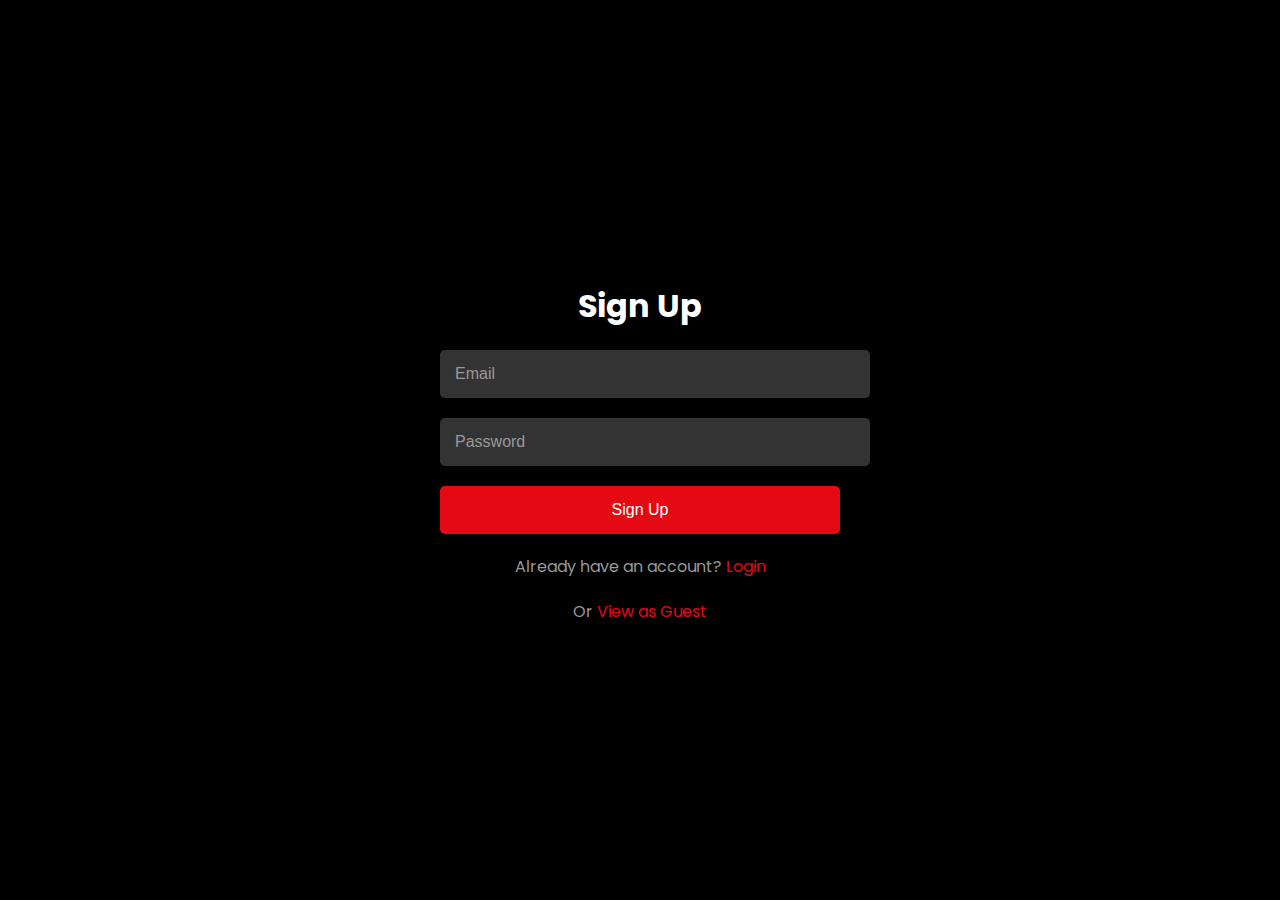
<file: signup.html>
<!DOCTYPE html>
<html lang="en">

<head>
    <meta charset="UTF-8">
    <meta name="viewport" content="width=device-width, initial-scale=1.0">
    <title>Sign Up - Rayflix</title>
    <link rel="stylesheet" href="signup.css">
</head>

<body>
    <div class="container">
        <h2>Sign Up</h2>
        <div class="form-group">
            <input type="email" placeholder="Email" required>
        </div>
        <div class="form-group">
            <input type="password" placeholder="Password" required>
        </div>
        <div class="form-group">
            <button type="submit">Sign Up</button>
        </div>
        <div class="form-group">
            <p>Already have an account? <a href="login.html">Login</a></p>
        </div>
        <div class="form-group">
            <p>Or <a href="index.html">View as Guest</a></p> <!-- Add this line for view as guest -->
        </div>
    </div>
    <script src="signup.js"></script>
</body>

</html>
</file>
<file: style.css>
body {
  margin: 0;
  padding: 0;
  min-height: 100vh;
  display: flex;
  justify-content: center;
  align-items: center;
  background: linear-gradient(-45deg, #ff69b4, #ff1493, #8a2be2, #4b0082);
  background-size: 400% 400%;
  animation: gradient 15s ease infinite;
  font-family: "Arial", sans-serif;
  color: white;
}

@keyframes gradient {
  0% {
    background-position: 0% 50%;
  }
  50% {
    background-position: 100% 50%;
  }
  100% {
    background-position: 0% 50%;
  }
}

.container {
  text-align: center;
  padding: 20px;
  position: relative;
}

.container::before {
  content: "❤️";
  position: absolute;
  font-size: 150px;
  opacity: 0.1;
  top: 50%;
  left: 50%;
  transform: translate(-50%, -50%);
  z-index: -1;
}

h1 {
  font-size: 2.8em;
  margin-bottom: 20px;
  text-shadow: 3px 3px 6px rgba(0, 0, 0, 0.3);
  animation: glow 2s ease-in-out infinite alternate;
}

@keyframes glow {
  from {
    text-shadow: 0 0 10px #fff, 0 0 20px #fff, 0 0 30px #ff69b4;
  }
  to {
    text-shadow: 0 0 20px #fff, 0 0 30px #ff1493, 0 0 40px #ff69b4;
  }
}

.subtitle {
  font-size: 1.3em;
  margin-bottom: 40px;
  color: #ffe6f2;
}

.countdown-container {
  display: flex;
  justify-content: center;
  gap: 25px;
  margin: 40px 0;
}

.countdown-box {
  background: rgba(255, 255, 255, 0.15);
  padding: 25px;
  border-radius: 15px;
  min-width: 120px;
  backdrop-filter: blur(8px);
  box-shadow: 0 8px 32px rgba(0, 0, 0, 0.1);
  border: 1px solid rgba(255, 255, 255, 0.2);
  transition: transform 0.3s ease;
}

.countdown-box:hover {
  transform: translateY(-5px);
}

.countdown-box span:first-child {
  font-size: 3.5em;
  font-weight: bold;
  background: linear-gradient(45deg, #fff, #ffe6f2);
  -webkit-background-clip: text;
  -webkit-text-fill-color: transparent;
}

.label {
  font-size: 1em;
  margin-top: 8px;
  color: #ffe6f2;
}

.message {
  font-size: 1.8em;
  margin-top: 40px;
  text-shadow: 2px 2px 4px rgba(0, 0, 0, 0.3);
  animation: float 3s ease-in-out infinite;
}

@keyframes float {
  0% {
    transform: translateY(0px);
  }
  50% {
    transform: translateY(-10px);
  }
  100% {
    transform: translateY(0px);
  }
}

.floating-hearts {
  position: fixed;
  top: 0;
  left: 0;
  width: 100%;
  height: 100%;
  pointer-events: none;
  z-index: -1;
}

@media (max-width: 600px) {
  .countdown-container {
    flex-wrap: wrap;
    gap: 15px;
  }

  .countdown-box {
    min-width: 100px;
  }

  h1 {
    font-size: 2em;
  }
}
/* Add these optimizations to your existing CSS */
@media (max-width: 768px) {
  .container {
    padding: 15px;
    width: 90%;
  }

  h1 {
    font-size: 1.8em;
    line-height: 1.3;
  }

  .subtitle {
    font-size: 1em;
    padding: 0 10px;
  }

  .countdown-container {
    display: grid;
    grid-template-columns: repeat(2, 1fr);
    gap: 30px;
    padding: 10px;
  }

  .countdown-box {
    min-width: auto;
    width: 90%;
    padding: 15px 10px;
  }

  .countdown-box span:first-child {
    font-size: 2.5em;
  }

  .message {
    font-size: 1.2em;
    padding: 0 15px;
    margin-top: 30px;
  }
}

/* Add touch-friendly improvements */
@media (hover: none) {
  .countdown-box {
    transition: transform 0.2s;
  }

  .countdown-box:active {
    transform: scale(0.95);
  }
}

/* Add landscape mode optimization */
@media (max-height: 500px) and (orientation: landscape) {
  .container {
    padding: 10px;
  }

  h1 {
    font-size: 1.5em;
    margin-bottom: 10px;
  }

  .countdown-container {
    grid-template-columns: repeat(4, 1fr);
    gap: 10px;
    margin: 20px 0;
  }

  .message {
    margin-top: 20px;
  }
}
</file>
<file: css/style.css>
/* Loading Screen */
.loading-screen {
    position: fixed;
    top: 0;
    left: 0;
    width: 100%;
    height: 100%;
    background-color: #000000;
    display: flex;
    justify-content: center;
    align-items: center;
    z-index: 9999;
    transition: opacity 0.5s ease-out, visibility 0.5s ease-out;
}

.loading-screen.hidden {
    opacity: 0;
    visibility: hidden;
    pointer-events: none;
}

.loading-content {
    text-align: center;
    color: #FFFFFF;
}

.loading-birds {
    display: flex;
    justify-content: center;
    gap: 30px;
    margin-bottom: 30px;
}

.loading-bird {
    position: relative;
    width: 60px;
    height: 60px;
    animation: birdHop 1.5s infinite ease-in-out;
}

.loading-bird.yellow-bird {
    animation-delay: 0.2s;
}

.loading-bird.black-bird {
    animation-delay: 0.4s;
}

.bird-body {
    position: absolute;
    width: 100%;
    height: 100%;
    border-radius: 50%;
}

.loading-bird.red-bird .bird-body {
    background-color: #FF0000;
}

.loading-bird.yellow-bird .bird-body {
    background-color: #FFD700;
}

.loading-bird.black-bird .bird-body {
    background-color: #000000;
    border: 2px solid #FFD700;
}

.bird-beak {
    position: absolute;
    width: 20px;
    height: 15px;
    background-color: #FFA500;
    right: -10px;
    top: 50%;
    transform: translateY(-50%);
    border-radius: 0 10px 10px 0;
    clip-path: polygon(0 0, 100% 25%, 100% 75%, 0% 100%);
}

.bird-eye {
    position: absolute;
    width: 15px;
    height: 15px;
    background-color: white;
    border-radius: 50%;
    top: 30%;
    left: 30%;
}

.bird-eye::after {
    content: '';
    position: absolute;
    width: 7px;
    height: 7px;
    background-color: #000;
    border-radius: 50%;
    top: 50%;
    left: 50%;
    transform: translate(-50%, -50%);
}

.loading-text {
    font-family: 'Bangers', cursive;
    font-size: 3rem;
    color: #FFD700;
    text-shadow: 3px 3px 0 #000, -1px -1px 0 #000, 1px -1px 0 #000, -1px 1px 0 #000, 1px 1px 0 #000;
    letter-spacing: 2px;
    margin: 20px 0 10px;
    animation: pulse 2s infinite;
}

.loading-subtext {
    font-family: 'Poppins', sans-serif;
    font-size: 1.2rem;
    color: #FFFFFF;
    margin: 0;
    opacity: 0.8;
}

@keyframes birdHop {
    0%, 100% { transform: translateY(0) rotate(0deg); }
    25% { transform: translateY(-30px) rotate(-5deg); }
    50% { transform: translateY(0) rotate(0deg); }
    75% { transform: translateY(-15px) rotate(5deg); }
}

@keyframes pulse {
    0% { transform: scale(1); }
    50% { transform: scale(1.05); }
    100% { transform: scale(1); }
}

/* Base Styles & Variables */
:root {
    --primary: #000000;
    --secondary: #FFD700;
    --accent: #E63946;
    --accent-light: #FF6B6B;
    --text: #333333;
    --text-light: #666666;
    --bg-light: #F8F9FA;
    --white: #FFFFFF;
    --shadow: 0 4px 12px rgba(0, 0, 0, 0.1);
    --transition: all 0.3s ease;
}

/* Menu Categories Section */
.menu-categories-section {
    padding: 60px 0;
    background-color: var(--bg-light);
}

/* Menu Section Header */
.menu-categories-section .section-header {
    text-align: center;
    margin: 0 auto 40px;
    width: 100%;
    max-width: 1200px;
    padding: 0 20px;
    position: relative;
    display: flex;
    flex-direction: column;
    align-items: center;
}

.menu-categories-section .section-header .section-title {
    font-size: 1.75rem;
    color: var(--primary);
    margin: 0 0 15px 0;
    padding: 0;
    position: relative;
    display: block; /* Changed from inline-block to block */
    font-weight: 700;
    text-transform: uppercase;
    letter-spacing: 0.5px;
    line-height: 1.2;
    left: auto !important; /* Override base styles */
    transform: none !important; /* Override base styles */
    width: 100%;
    text-align: center;
}

.menu-categories-section .section-header .section-title::after {
    content: '';
    position: absolute;
    bottom: -12px;
    left: 50%;
    transform: translateX(-50%);
    width: 60px;
    height: 3px;
    background: var(--accent);
    border-radius: 2px;
    margin: 0;
    margin: 0 auto;
}

.menu-categories-section .section-subtitle {
    font-size: 1rem;
    color: var(--text-light);
    max-width: 700px;
    margin: 15px auto 0;
    line-height: 1.6;
    font-weight: 400;
}

.category-grid {
    display: grid;
    grid-template-columns: repeat(auto-fit, minmax(280px, 1fr));
    gap: 25px;
    padding: 0 20px;
    max-width: 1200px;
    margin: 0 auto;
}

.category-card {
    background: var(--white);
    border-radius: 12px;
    padding: 30px 25px;
    text-align: center;
    text-decoration: none;
    color: var(--text);
    transition: all 0.3s ease;
    box-shadow: 0 5px 15px rgba(0, 0, 0, 0.05);
    border: 1px solid rgba(0, 0, 0, 0.05);
    display: flex;
    flex-direction: column;
    align-items: center;
    height: 100%;
}

.category-card:hover {
    transform: translateY(-5px);
    box-shadow: 0 12px 25px rgba(0, 0, 0, 0.1);
    border-color: var(--secondary);
}

.category-icon {
    width: 60px;
    height: 60px;
    background: rgba(255, 215, 0, 0.1);
    border-radius: 16px;
    display: flex;
    align-items: center;
    justify-content: center;
    margin: 0 auto 18px;
    color: var(--secondary);
    font-size: 1.5rem;
    transition: all 0.3s ease;
}

.category-card:hover .category-icon {
    background: var(--secondary);
    color: var(--primary);
    transform: scale(1.05);
}

.category-card h3 {
    font-size: 1.1rem;
    margin: 0 0 8px 0;
    color: var(--primary);
    font-weight: 700;
    letter-spacing: 0.3px;
}

.category-card p {
    font-size: 0.875rem;
    color: var(--text-light);
    margin: 0 0 15px 0;
    line-height: 1.5;
    padding: 0 10px;
    flex-grow: 1;
    display: flex;
    align-items: center;
}

.view-all {
    display: inline-flex;
    align-items: center;
    font-size: 0.85rem;
    color: var(--accent);
    font-weight: 600;
    transition: all 0.3s ease;
    padding: 6px 12px;
    border-radius: 20px;
    background: rgba(230, 57, 70, 0.08);
}

.view-all i {
    margin-left: 4px;
    font-size: 0.7rem;
    transition: transform 0.3s ease;
}

.category-card:hover .view-all {
    background: var(--accent);
    color: white;
    padding: 6px 15px 6px 12px;
}

.category-card:hover .view-all i {
    transform: translateX(3px);
}

.view-full-menu {
    text-align: center;
    margin-top: 30px;
}

.view-full-menu .btn {
    padding: 12px 30px;
    font-size: 1.1rem;
    border-radius: 30px;
    display: inline-flex;
    align-items: center;
    gap: 8px;
}

.view-full-menu .btn i {
    transition: transform 0.3s ease;
}

.view-full-menu .btn:hover i {
    transform: translateX(5px);
}

@media (max-width: 992px) {
    .menu-categories-section {
        padding: 50px 0;
    }
    
    .menu-categories-section .section-header {
        margin-bottom: 30px;
        padding: 0 15px;
    }
    
    .menu-categories-section .section-header .section-title {
        font-size: 1.5rem;
        margin-bottom: 12px;
    }
    
    .menu-categories-section .section-subtitle {
        font-size: 0.9375rem;
        margin-top: 12px;
    }
    
    .category-grid {
        grid-template-columns: repeat(auto-fit, minmax(240px, 1fr));
        gap: 20px;
        padding: 0 15px;
    }
}

@media (max-width: 576px) {
    .menu-categories-section {
        padding: 40px 0;
    }
    
    .menu-categories-section .section-header .section-title {
        font-size: 1.5rem;
        margin-bottom: 10px;
    }
    
    .menu-categories-section .section-subtitle {
        font-size: 0.9375rem;
    }
    
    .category-grid {
        grid-template-columns: 1fr;
        max-width: 400px;
        margin: 0 auto;
    }
    
    .category-card {
        min-height: 200px;
        padding: 25px 15px;
    }
}

/* Menu Section */
.menu-section {
    padding: 100px 0;
    background: var(--bg-light);
}

.menu-filters {
    display: flex;
    justify-content: center;
    flex-wrap: wrap;
    gap: 15px;
    margin-bottom: 40px;
}

.filter-btn {
    padding: 8px 20px;
    background: var(--white);
    border: 2px solid var(--primary);
    border-radius: 30px;
    font-weight: 600;
    cursor: pointer;
    transition: var(--transition);
}

.filter-btn:hover,
.filter-btn.active {
    background: var(--primary);
    color: var(--white);
}

.menu-grid {
    display: grid;
    grid-template-columns: repeat(auto-fill, minmax(280px, 1fr));
    gap: 30px;
    margin-top: 30px;
}

.menu-item {
    background: white;
    border-radius: 10px;
    overflow: hidden;
    box-shadow: 0 4px 12px rgba(0, 0, 0, 0.08);
    transition: all 0.3s ease;
    text-align: center;
    padding: 25px 15px;
    text-decoration: none;
    color: var(--text);
    display: flex;
    flex-direction: column;
    align-items: center;
    border: 1px solid rgba(0, 0, 0, 0.05);
    height: 100%;
    min-height: 220px;
    justify-content: center;
}

.menu-item:hover {
    transform: translateY(-3px);
    box-shadow: 0 8px 20px rgba(0, 0, 0, 0.12);
    border-color: rgba(230, 57, 70, 0.2);
}

.menu-item-img {
    height: 200px;
    overflow: hidden;
}

.menu-item-img img {
    width: 100%;
    height: 100%;
    object-fit: cover;
    transition: var(--transition);
}

.menu-item:hover .menu-item-img img {
    transform: scale(1.1);
}

.menu-item-content {
    padding: 20px;
}

.menu-item-title {
    font-size: 1.4rem;
    margin-bottom: 10px;
    color: var(--primary);
}

.menu-item-desc {
    color: var(--text-light);
    margin-bottom: 15px;
    font-size: 0.95rem;
}

.menu-item-footer {
    display: flex;
    justify-content: space-between;
    align-items: center;
}

.menu-item-price {
    font-size: 1.3rem;
    font-weight: 700;
    color: var(--accent);
}

/* Deals Section */
.deals-section {
    padding: 100px 0;
    background: var(--white);
}

.deals-carousel {
    display: flex;
    gap: 30px;
    overflow-x: auto;
    padding: 20px 0;
    scroll-snap-type: x mandatory;
    -webkit-overflow-scrolling: touch;
}

.deal-card {
    flex: 0 0 300px;
    background: var(--primary);
    color: var(--white);
    border-radius: 10px;
    padding: 30px;
    text-align: center;
    position: relative;
    scroll-snap-align: start;
    box-shadow: var(--shadow);
}

.deal-tag {
    position: absolute;
    top: 15px;
    right: 15px;
    background: var(--accent);
    color: var(--white);
    padding: 5px 15px;
    border-radius: 20px;
    font-size: 0.8rem;
    font-weight: 600;
}

.deal-card h3 {
    font-size: 1.8rem;
    margin: 20px 0 10px;
    color: var(--secondary);
}

.deal-card p {
    margin-bottom: 15px;
    color: rgba(255, 255, 255, 0.9);
}

.deal-price {
    font-size: 2rem;
    font-weight: 700;
    color: var(--secondary);
    margin: 20px 0;
}

.original-price {
    font-size: 1.2rem;
    text-decoration: line-through;
    color: rgba(255, 255, 255, 0.6);
    margin-left: 10px;
}

.countdown {
    font-size: 1.1rem;
    font-weight: 600;
    color: var(--secondary);
    margin: 20px 0;
    padding: 10px;
    background: rgba(255, 255, 255, 0.1);
    border-radius: 5px;
}

/* Location Section */
.location-section {
    padding: 100px 0;
    background: var(--bg-light);
}

.location-content {
    display: grid;
    grid-template-columns: 1fr 1fr;
    gap: 40px;
    margin-top: 40px;
}

.location-info h3 {
    font-size: 2rem;
    color: var(--accent);
    margin-bottom: 20px;
}

.hours, .address {
    margin-bottom: 30px;
}

.hours h4, .address h4 {
    font-size: 1.3rem;
    color: var(--primary);
    margin-bottom: 10px;
}

.map-container {
    height: 400px;
    border-radius: 10px;
    overflow: hidden;
    box-shadow: var(--shadow);
}

#map {
    width: 100%;
    height: 450px;
    border: 0;
    margin: 0;
    padding: 0;
}

.google-map {
    width: 100%;
    height: 100%;
    border: 0;
}

/* Contact Section */
.contact-section {
    padding: 100px 0;
    background: var(--white);
}

.contact-content {
    display: grid;
    grid-template-columns: 1fr 1fr;
    gap: 40px;
    margin-top: 40px;
}

.contact-info h3 {
    font-size: 2rem;
    color: var(--accent);
    margin-bottom: 20px;
}

.phone-number {
    display: inline-flex;
    align-items: center;
    gap: 10px;
    font-size: 1.5rem;
    font-weight: 600;
    color: var(--primary);
    margin: 20px 0;
    transition: var(--transition);
}

.phone-number i {
    color: var(--accent);
    font-size: 1.8rem;
}

.whatsapp-btn {
    display: inline-flex;
    align-items: center;
    gap: 10px;
    font-size: 1.5rem;
    font-weight: 600;
    color: var(--primary);
    margin: 20px 0;
    transition: var(--transition);
}

.whatsapp-btn i {
    color: var(--accent);
    font-size: 1.8rem;
}

/* Common Page Header Styles */
.page-header {
    background: linear-gradient(rgba(0, 0, 0, 0.7), rgba(0, 0, 0, 0.7)), 
                url('../assets/hero-bg.jpg') no-repeat center center/cover;
    color: var(--white);
    text-align: center;
    padding: 100px 20px;
    margin-top: 70px;
    min-height: 300px;
    display: flex;
    flex-direction: column;
    justify-content: center;
    align-items: center;
    position: relative;
    overflow: hidden;
}

.page-header h1 {
    font-size: 3.5rem;
    margin-bottom: 15px;
    color: var(--secondary);
    text-shadow: 2px 2px 0 var(--primary);
    animation: fadeInDown 1s ease-out;
}

.page-header p {
    font-size: 1.2rem;
    max-width: 700px;
    margin: 0 auto 20px;
    color: var(--white);
    animation: fadeInUp 1s ease-out 0.3s both;
}

@media (max-width: 768px) {
    .page-header {
        padding: 80px 20px;
        min-height: 250px;
    }
    
    .page-header h1 {
        font-size: 2.5rem;
    }
    
    .page-header p {
        font-size: 1.1rem;
    }
}

* {
    margin: 0;
    padding: 0;
    box-sizing: border-box;
}

html {
    scroll-behavior: smooth;
    font-size: 16px;
}

body {
    font-family: 'Poppins', sans-serif;
    line-height: 1.6;
    color: var(--text);
    background-color: var(--white);
    overflow-x: hidden;
}

h1, h2, h3, h4, h5, h6 {
    font-family: 'Bangers', cursive;
    letter-spacing: 1px;
    line-height: 1.2;
    margin-bottom: 1rem;
}

a {
    text-decoration: none;
    color: var(--accent);
    transition: var(--transition);
}

a:hover {
    color: var(--accent-light);
}

ul {
    list-style: none;
}

img {
    max-width: 100%;
    height: auto;
}

.container {
    width: 100%;
    max-width: 1200px;
    margin: 0 auto;
    padding: 0 20px;
}

.section-title {
    font-size: 2.5rem;
    text-align: center;
    margin-bottom: 3rem;
    color: var(--primary);
    position: relative;
    display: inline-block;
    left: 50%;
    transform: translateX(-50%);
}

.section-title::after {
    content: '';
    position: absolute;
    bottom: -10px;
    left: 50%;
    transform: translateX(-50%);
    width: 80px;
    height: 4px;
    background: var(--secondary);
    border-radius: 2px;
}

/* Base Button Styles */
.btn {
    display: inline-flex;
    align-items: center;
    justify-content: center;
    gap: 10px;
    padding: 12px 24px;
    border-radius: 50px;
    font-family: 'Poppins', sans-serif;
    font-weight: 600;
    font-size: 1rem;
    cursor: pointer;
    text-decoration: none;
    transition: var(--transition);
    border: 2px solid transparent;
    text-align: center;
}

/* Primary Button */
.btn-primary {
    background: linear-gradient(135deg, var(--accent), var(--accent-light));
    color: var(--white);
    box-shadow: 0 4px 15px rgba(230, 57, 70, 0.3);
    position: relative;
    overflow: hidden;
    z-index: 1;
}

.btn-primary::before {
    content: '';
    position: absolute;
    top: 0;
    left: 0;
    width: 0;
    height: 100%;
    background: linear-gradient(135deg, var(--accent-light), var(--accent));
    transition: all 0.4s ease;
    z-index: -1;
    border-radius: 50px;
}

.btn-primary:hover::before {
    width: 100%;
}

.btn-primary:hover {
    transform: translateY(-2px);
    box-shadow: 0 6px 20px rgba(230, 57, 70, 0.4);
}

.btn-primary:active {
    transform: translateY(1px);
    box-shadow: 0 2px 10px rgba(230, 57, 70, 0.3);
}

/* Secondary Button */
.btn-secondary {
    background: transparent;
    color: var(--accent);
    border-color: var(--accent);
}

.btn-secondary:hover {
    background: var(--accent);
    color: var(--white);
    transform: translateY(-2px);
    box-shadow: 0 4px 15px rgba(230, 57, 70, 0.3);
}

/* Disabled State */
.btn:disabled {
    background: #cccccc;
    cursor: not-allowed;
    transform: none;
    box-shadow: none;
    opacity: 0.7;
}

/* Focus State */
.btn:focus {
    outline: 3px solid var(--secondary);
    outline-offset: 2px;
}

/* Button Sizes */
.btn-sm {
    padding: 8px 16px;
    font-size: 0.9rem;
}

.btn-lg {
    padding: 15px 30px;
    font-size: 1.2rem;
}

/* CTA Button */
.cta-button {
    display: inline-flex;
    align-items: center;
    justify-content: center;
    padding: 12px 24px;
    background: var(--accent);
    color: white;
    border: 2px solid var(--accent);
    border-radius: 50px;
    font-weight: 600;
    text-decoration: none;
    transition: all 0.3s ease;
    animation: pulse 2s infinite;
}

.cta-button:hover {
    background: transparent;
    border-color: var(--accent);
    transform: translateY(-3px);
    box-shadow: 0 10px 20px rgba(0, 0, 0, 0.2);
}

/* Header & Navigation */
.header {
    position: fixed;
    top: 0;
    left: 0;
    width: 100%;
    background: rgba(0, 0, 0, 0.9);
    padding: 15px 0;
    z-index: 1000;
    transition: var(--transition);
}

.header.scrolled {
    background: rgba(0, 0, 0, 0.95);
    padding: 10px 0;
    box-shadow: 0 4px 12px rgba(0, 0, 0, 0.1);
}

.header .container {
    display: flex;
    justify-content: space-between;
    align-items: center;
}

.logo h1 {
    font-size: 2rem;
    color: var(--white);
    margin: 0;
}

.logo span {
    color: var(--secondary);
}

.nav-links {
    display: flex;
    list-style: none;
    margin: 0;
    padding: 0;
}

.nav-links li {
    margin-left: 2rem;
}

.nav-links a {
    color: var(--white);
    text-decoration: none;
    font-weight: 500;
    font-size: 1rem;
    transition: var(--transition);
    position: relative;
    padding: 0.5rem 0;
    display: block;
}

.nav-links a:hover,
.nav-links a:focus {
    color: var(--secondary);
    outline: none;
}

.nav-links a::after {
    content: '';
    position: absolute;
    width: 0;
    height: 2px;
    bottom: 0;
    left: 0;
    background-color: var(--secondary);
    transition: var(--transition);
}

.nav-links a:hover::after,
.nav-links a:focus::after,
.nav-links a:focus-visible::after {
    width: 100%;
}

.nav-links a[aria-current="page"],
.nav-links a.active {
    color: var(--secondary);
}

.nav-links a[aria-current="page"]::after,
.nav-links a.active::after {
    width: 100%;
}

/* Mobile Menu Styles */
@media (max-width: 992px) {
    .hamburger {
        display: flex;
        align-items: center;
        justify-content: center;
        width: 48px;
        height: 48px;
        padding: 0;
        background: transparent;
        border: none;
        cursor: pointer;
        z-index: 1000;
        -webkit-tap-highlight-color: transparent;
    }

    .hamburger:focus {
        outline: 2px solid var(--secondary);
        outline-offset: 2px;
    }

    .hamburger-box {
        display: inline-block;
        position: relative;
        width: 24px;
        height: 20px;
    }

    .hamburger-inner {
        display: block;
        top: 50%;
        margin-top: -2px;
    }

    .hamburger-inner,
    .hamburger-inner::before,
    .hamburger-inner::after {
        position: absolute;
        width: 24px;
        height: 3px;
        background-color: var(--white);
        border-radius: 3px;
        transition: transform 0.15s ease, opacity 0.15s ease;
    }

    .hamburger-inner::before,
    .hamburger-inner::after {
        content: '';
        display: block;
    }

    .hamburger-inner::before {
        top: -8px;
    }

    .hamburger-inner::after {
        bottom: -8px;
    }

    .hamburger.is-active .hamburger-inner {
        transform: rotate(45deg);
    }

    .hamburger.is-active .hamburger-inner::before {
        transform: translateY(8px) rotate(90deg);
    }

    .hamburger.is-active .hamburger-inner::after {
        transform: translateY(-8px) rotate(90deg);
        opacity: 0;
    }

    .nav-links {
        position: fixed;
        top: 0;
        right: -100%;
        width: 85%;
        max-width: 300px;
        height: 100vh;
        background-color: var(--primary);
        flex-direction: column;
        padding: 5rem 1.5rem 2rem;
        margin: 0;
        transition: transform 0.3s cubic-bezier(0.4, 0, 0.2, 1);
        z-index: 998;
        box-shadow: -5px 0 15px rgba(0, 0, 0, 0.2);
        display: flex !important;
        -webkit-overflow-scrolling: touch;
        overflow-y: auto;
    }

    .nav-links.active {
        right: 0;
        transform: translateX(0);
    }

    .nav-links li {
        margin: 0 0 1.25rem 0;
        opacity: 0;
        transform: translateX(20px);
        transition: opacity 0.3s ease, transform 0.3s ease;
        list-style: none;
        width: 100%;
    }

    .nav-links.active li {
        opacity: 1;
        transform: translateX(0);
    }

    .nav-links a {
        color: var(--white);
        text-decoration: none;
        font-size: 1.25rem;
        padding: 0.75rem 1rem;
        display: block;
        border-radius: 6px;
        transition: background-color 0.2s ease, color 0.2s ease;
        -webkit-tap-highlight-color: rgba(255, 255, 255, 0.2);
    }

    .nav-links a:active,
    .nav-links a:focus {
        background-color: rgba(255, 255, 255, 0.1);
        outline: none;
    }

    .nav-links a[aria-current="page"],
    .nav-links a.active {
        color: var(--secondary);
        font-weight: 600;
    }

    /* Overlay when menu is open */
    .menu-open::before {
        content: '';
        position: fixed;
        top: 0;
        left: 0;
        width: 100%;
        height: 100%;
        background-color: rgba(0, 0, 0, 0.7);
        z-index: 997;
        opacity: 0;
        transition: opacity 0.3s ease;
        pointer-events: none;
    }

    .menu-open::before {
        opacity: 1;
        pointer-events: auto;
    }

    /* Staggered animation for menu items */
    .nav-links.active li:nth-child(1) { transition-delay: 0.1s; }
    .nav-links.active li:nth-child(2) { transition-delay: 0.15s; }
    .nav-links.active li:nth-child(3) { transition-delay: 0.2s; }
    .nav-links.active li:nth-child(4) { transition-delay: 0.25s; }

    /* Overlay when menu is open */
    .menu-open::before {
        content: '';
        position: fixed;
        top: 0;
        left: 0;
        width: 100%;
        height: 100%;
        background-color: rgba(0, 0, 0, 0.5);
        z-index: 998;
        opacity: 0;
        pointer-events: none;
        transition: opacity 0.3s ease;
    }

    .menu-open::before {
        opacity: 1;
        pointer-events: auto;
    }

    /* Ensure content is not scrollable when menu is open */
    body.menu-open {
        overflow: hidden;
        height: 100vh;
    }
}

/* Hamburger Menu */
.hamburger {
    display: none;
    padding: 15px;
    background: transparent;
    border: none;
    cursor: pointer;
    z-index: 1000;
    position: relative;
}

.hamburger-box {
    display: inline-block;
    position: relative;
    width: 30px;
    height: 24px;
}

.hamburger-inner {
    display: block;
    top: 50%;
    margin-top: -2px;
    position: relative;
}

.hamburger-inner,
.hamburger-inner::before,
.hamburger-inner::after {
    position: absolute;
    width: 30px;
    height: 3px;
    background-color: var(--primary);
    border-radius: 4px;
    transition: transform 0.15s ease, background-color 0.15s ease;
}

.hamburger-inner::before,
.hamburger-inner::after {
    content: "";
    display: block;
    background-color: var(--primary);
}

.hamburger-inner::before {
    top: -10px;
    transition: top 0.1s ease-in 0.25s, opacity 0.1s ease-in;
}

.hamburger-inner::after {
    bottom: -10px;
    transition: bottom 0.1s ease-in 0.25s, transform 0.22s cubic-bezier(0.55, 0.055, 0.675, 0.19);
}

/* Active state */
.hamburger.is-active .hamburger-inner {
    transform: rotate(45deg);
    transition-delay: 0.12s;
    transition-timing-function: cubic-bezier(0.215, 0.61, 0.355, 1);
    background-color: var(--white);
}

.hamburger.is-active .hamburger-inner::before {
    top: 0;
    opacity: 0;
    transition: top 0.1s ease-out, opacity 0.1s ease-out 0.12s;
}

.hamburger.is-active .hamburger-inner::after {
    bottom: 0;
    transform: rotate(-90deg);
    transition: bottom 0.1s ease-out, transform 0.22s cubic-bezier(0.215, 0.61, 0.355, 1) 0.12s;
    background-color: var(--white);
}

/* Show hamburger on mobile */
@media (max-width: 992px) {
    .hamburger {
        display: block;
    }
    
    .nav {
        display: flex;
        align-items: center;
    }
    
    .hamburger-inner,
    .hamburger-inner::before,
    .hamburger-inner::after {
        background-color: var(--primary);
    }
    
    .hamburger.is-active .hamburger-inner,
    .hamburger.is-active .hamburger-inner::before,
    .hamburger.is-active .hamburger-inner::after {
        background-color: var(--white);
    }
}

/* Page Header - Used for hero sections */
.page-header {
    background: linear-gradient(rgba(0, 0, 0, 0.7), rgba(0, 0, 0, 0.7)), 
                url('../assets/hero-bg.jpg') no-repeat center center/cover;
    color: var(--white);
    text-align: center;
    padding: 180px 20px 100px;
    margin-top: 70px;
    position: relative;
    overflow: hidden;
    min-height: 400px;
    display: flex;
    align-items: center;
    justify-content: center;
}

.page-header .container {
    position: relative;
    z-index: 2;
    max-width: 1200px;
    margin: 0 auto;
}

.page-header h1 {
    font-size: 3.5rem;
    margin-bottom: 15px;
    color: var(--secondary);
    text-shadow: 2px 2px 0 var(--primary);
    line-height: 1.2;
}

.page-header p {
    font-size: 1.4rem;
    max-width: 700px;
    margin: 0 auto 30px;
    color: var(--white);
}

/* Scroll down button */
.scroll-down {
    margin-top: 30px;
}

.scroll-down a {
    color: var(--white);
    text-decoration: none;
    display: inline-flex;
    flex-direction: column;
    align-items: center;
    transition: transform 0.3s ease;
}

.scroll-down a:hover {
    transform: translateY(5px);
}

.scroll-down i {
    margin-top: 10px;
    font-size: 1.5rem;
    animation: bounce 2s infinite;
}

/* Character Mascots */
.character {
    position: absolute;
    z-index: 1;
    animation: float 6s ease-in-out infinite;
    will-change: transform;
    transition: all 0.3s ease;
    pointer-events: none;
}

.character img {
    max-width: 100px; /* Slightly smaller to prevent overlap */
    height: auto;
    filter: drop-shadow(3px 3px 5px rgba(0, 0, 0, 0.3));
    transition: all 0.3s ease;
}

.character:hover img {
    transform: scale(1.1) rotate(-5deg);
    filter: drop-shadow(5px 5px 8px rgba(0, 0, 0, 0.4));
}

/* Repositioned mascots */
.red-bird {
    top: 15%;
    left: 5%;
    animation-delay: 0s;
}

.yellow-bird {
    top: 15%;
    right: 5%;
    animation-delay: 0.5s;
}

.black-bird {
    bottom: 25%;
    right: 5%;
    animation-delay: 1s;
}

/* Floating Animation */
@keyframes float {
    0%, 100% {
        transform: translateY(0);
    }
    50% {
        transform: translateY(-20px);
    }
}

/* Responsive adjustments */
@media (max-width: 992px) {
    .character img {
        max-width: 60px;
    }
    
    .red-bird {
        left: 5%;
        top: 15%;
    }
    
    .yellow-bird {
        right: 5%;
        top: 15%;
    }
    
    .black-bird {
        bottom: 20%;
        right: 5%;
    }
}

@media (max-width: 768px) {
    .character {
        max-width: 50px;
    }
    
    .red-bird {
        left: 2%;
        top: 10%;
    }
    
    .yellow-bird {
        right: 2%;
        top: 10%;
    }
    
    .black-bird {
        bottom: 15%;
        right: 2%;
    }
    
    .hero h2 {
        font-size: 3rem;
    }
}

.hero h2 {
    font-size: 4rem;
    margin-bottom: 1.5rem;
    color: var(--secondary);
    text-shadow: 3px 3px 0 var(--primary);
    animation: bounceInDown 1s ease;
}

.hero p {
    font-size: 1.5rem;
    margin-bottom: 2rem;
    animation: fadeInUp 1s ease 0.3s both;
}

.cta-button {
    display: inline-flex;
    align-items: center;
    gap: 10px;
    background: var(--accent);
    color: var(--white);
    padding: 15px 30px;
    border-radius: 50px;
    font-weight: 600;
    font-size: 1.2rem;
    margin: 20px 0;
    transition: var(--transition);
    animation: pulse 2s infinite;
    border: 2px solid transparent;
}

.cta-button:hover {
    background: transparent;
    border-color: var(--accent);
    transform: translateY(-3px);
    box-shadow: 0 10px 20px rgba(0, 0, 0, 0.2);
}

.delivery-zone {
    font-size: 1rem;
    color: var(--secondary);
    margin-top: 10px;
    animation: fadeIn 1s ease 0.6s both;
}

.scroll-down {
    position: absolute;
    bottom: 30px;
    left: 50%;
    transform: translateX(-50%);
    display: flex;
    flex-direction: column;
    align-items: center;
    color: var(--white);
    cursor: pointer;
    animation: bounce 2s infinite;
    z-index: 3; /* Ensure it's above mascots */
    background: rgba(0, 0, 0, 0.5);
    padding: 10px 20px;
    border-radius: 30px;
}

.scroll-down span {
    font-size: 0.9rem;
    margin-bottom: 5px;
}

.scroll-down i {
    font-size: 1.5rem;
}

.menu-item-img img {
    width: 100%;
    height: 100%;
    object-fit: cover;
    transition: var(--transition);
}

.menu-item:hover .menu-item-img img {
    transform: scale(1.1);
}

.menu-item-content {
    padding: 20px;
}

.menu-item-title {
    font-size: 1.4rem;
    margin-bottom: 10px;
    color: var(--primary);
}

.menu-item-desc {
    color: var(--text-light);
    margin-bottom: 15px;
    font-size: 0.95rem;
}

.menu-item-footer {
    display: flex;
    justify-content: space-between;
    align-items: center;
}

.menu-item-price {
    font-size: 1.3rem;
    font-weight: 700;
    color: var(--accent);
}

/* Deals Section */
.deals-section {
    padding: 100px 0;
    background: var(--white);
}

.deals-carousel {
    display: flex;
    gap: 30px;
    overflow-x: auto;
    padding: 20px 0;
    scroll-snap-type: x mandatory;
    -webkit-overflow-scrolling: touch;
}

.deal-card {
    flex: 0 0 300px;
    background: var(--primary);
    color: var(--white);
    border-radius: 10px;
    padding: 30px;
    text-align: center;
    position: relative;
    scroll-snap-align: start;
    box-shadow: var(--shadow);
}

.deal-tag {
    position: absolute;
    top: 15px;
    right: 15px;
    background: var(--accent);
    color: var(--white);
    padding: 5px 15px;
    border-radius: 20px;
    font-size: 0.8rem;
    font-weight: 600;
}

.deal-card h3 {
    font-size: 1.8rem;
    margin: 20px 0 10px;
    color: var(--secondary);
}

.deal-card p {
    margin-bottom: 15px;
    color: rgba(255, 255, 255, 0.9);
}

.deal-price {
    font-size: 2rem;
    font-weight: 700;
    color: var(--secondary);
    margin: 20px 0;
}

.original-price {
    font-size: 1.2rem;
    text-decoration: line-through;
    color: rgba(255, 255, 255, 0.6);
    margin-left: 10px;
}

.countdown {
    font-size: 1.1rem;
    font-weight: 600;
    color: var(--secondary);
    margin: 20px 0;
    padding: 10px;
    background: rgba(255, 255, 255, 0.1);
    border-radius: 5px;
}

/* Location Section */
.location-section {
    padding: 100px 0;
    background: var(--bg-light);
}

.location-content {
    display: grid;
    grid-template-columns: 1fr 1fr;
    gap: 40px;
    margin-top: 40px;
}

.location-info h3 {
    font-size: 2rem;
    color: var(--accent);
    margin-bottom: 20px;
}

.hours, .address {
    margin-bottom: 30px;
}

.hours h4, .address h4 {
    font-size: 1.3rem;
    color: var(--primary);
    margin-bottom: 10px;
}

.map-container {
    height: 400px;
    border-radius: 10px;
    overflow: hidden;
    box-shadow: var(--shadow);
}

#map {
    width: 100%;
    height: 450px;
    border: 0;
    margin: 0;
    padding: 0;
}

.google-map {
    width: 100%;
    height: 100%;
    border: 0;
}

/* Contact Section */
.contact-section {
    padding: 100px 0;
    background: var(--white);
}

.contact-content {
    display: grid;
    grid-template-columns: 1fr 1fr;
    gap: 40px;
    margin-top: 40px;
}

.contact-info h3 {
    font-size: 2rem;
    color: var(--accent);
    margin-bottom: 20px;
}

.phone-number {
    display: inline-flex;
    align-items: center;
    gap: 10px;
    font-size: 1.5rem;
    font-weight: 600;
    color: var(--primary);
    margin: 20px 0;
    transition: var(--transition);
}

.phone-number i {
    color: var(--accent);
    font-size: 1.8rem;
}

.whatsapp-btn {
    display: inline-flex;
    align-items: center;
    gap: 10px;
    background: #25D366;
    color: var(--white);
    padding: 12px 25px;
    border-radius: 50px;
    font-weight: 600;
    margin-top: 15px;
    transition: var(--transition);
}

.whatsapp-btn:hover {
    background: #128C7E;
    transform: translateY(-3px);
    box-shadow: 0 6px 15px rgba(37, 211, 102, 0.3);
}

.feedback-form {
    background: var(--bg-light);
    padding: 30px;
    border-radius: 10px;
    box-shadow: var(--shadow);
}

.feedback-form h3 {
    font-size: 1.5rem;
    color: var(--primary);
    margin-bottom: 20px;
}

.form-group {
    margin-bottom: 20px;
}

.form-group input,
.form-group textarea {
    width: 100%;
    padding: 12px 15px;
    border: 1px solid #ddd;
    border-radius: 5px;
    font-family: 'Poppins', sans-serif;
    font-size: 1rem;
    transition: var(--transition);
}

.form-group input:focus,
.form-group textarea:focus {
    outline: none;
    border-color: var(--accent);
    box-shadow: 0 0 0 3px rgba(230, 57, 70, 0.1);
}

.submit-btn {
    width: 100%;
    padding: 12px;
    background: var(--accent);
    color: var(--white);
    border: none;
    border-radius: 5px;
    font-size: 1rem;
    font-weight: 600;
    cursor: pointer;
    transition: var(--transition);
}

.submit-btn:hover {
    background: var(--accent-light);
}

/* Footer */
.footer {
    background: var(--primary);
    color: var(--white);
    padding: 70px 0 20px;
}

.footer-content {
    display: grid;
    grid-template-columns: repeat(3, 1fr);
    gap: 40px;
    margin-bottom: 50px;
}

.footer-logo h2 {
    font-size: 2rem;
    color: var(--white);
    margin-bottom: 15px;
}

.footer-logo p {
    color: rgba(255, 255, 255, 0.7);
    margin-bottom: 20px;
}

.footer-links h3,
.footer-contact h3 {
    font-size: 1.3rem;
    color: var(--secondary);
    margin-bottom: 20px;
    position: relative;
    padding-bottom: 10px;
}

.footer-links h3::after,
.footer-contact h3::after {
    content: '';
    position: absolute;
    bottom: 0;
    left: 0;
    width: 50px;
    height: 2px;
    background: var(--secondary);
}

.footer-links ul li {
    margin-bottom: 10px;
}

.footer-links ul li a {
    color: rgba(255, 255, 255, 0.7);
    transition: var(--transition);
}

.footer-links ul li a:hover {
    color: var(--secondary);
    padding-left: 5px;
}

.footer-contact p {
    display: flex;
    align-items: center;
    gap: 10px;
    margin-bottom: 15px;
    color: rgba(255, 255, 255, 0.7);
}

.footer-contact i {
    color: var(--secondary);
    width: 20px;
    text-align: center;
}

.footer-bottom {
    text-align: center;
    padding-top: 20px;
    border-top: 1px solid rgba(255, 255, 255, 0.1);
    color: rgba(255, 255, 255, 0.5);
    font-size: 0.9rem;
}

/* Back to Top Button */
.back-to-top {
    position: fixed;
    bottom: 30px;
    right: 30px;
    width: 50px;
    height: 50px;
    background: var(--accent);
    color: var(--white);
    border-radius: 50%;
    display: flex;
    align-items: center;
    justify-content: center;
    font-size: 1.2rem;
    opacity: 0;
    visibility: hidden;
    transition: var(--transition);
    z-index: 999;
    box-shadow: 0 5px 15px rgba(0, 0, 0, 0.2);
}

.back-to-top.active {
    opacity: 1;
    visibility: visible;
}

.back-to-top:hover {
    background: var(--accent-light);
    transform: translateY(-5px);
}

/* Animations */
@keyframes bounceInDown {
    from, 60%, 75%, 90%, to {
        animation-timing-function: cubic-bezier(0.215, 0.61, 0.355, 1);
    }

    0% {
        opacity: 0;
        transform: translate3d(0, -3000px, 0);
    }

    60% {
        opacity: 1;
        transform: translate3d(0, 25px, 0);
    }

    75% {
        transform: translate3d(0, -10px, 0);
    }

    90% {
        transform: translate3d(0, 5px, 0);
    }

    to {
        transform: translate3d(0, 0, 0);
    }
}

@keyframes fadeInUp {
    from {
        opacity: 0;
        transform: translate3d(0, 30px, 0);
    }

    to {
        opacity: 1;
        transform: translate3d(0, 0, 0);
    }
}

@keyframes fadeIn {
    from {
        opacity: 0;
    }

    to {
        opacity: 1;
    }
}

@keyframes bounce {
    0%, 20%, 50%, 80%, 100% {
        transform: translateY(0) translateX(-50%);
    }
    40% {
        transform: translateY(-20px) translateX(-50%);
    }
    60% {
        transform: translateY(-10px) translateX(-50%);
    }
}

@keyframes pulse {
    0% {
        transform: scale(1);
        box-shadow: 0 0 0 0 rgba(230, 57, 70, 0.7);
    }
    70% {
        transform: scale(1.05);
        box-shadow: 0 0 0 10px rgba(230, 57, 70, 0);
    }
    100% {
        transform: scale(1);
        box-shadow: 0 0 0 0 rgba(230, 57, 70, 0);
    }
}

/* Responsive Styles */
@media (max-width: 992px) {
    .location-content,
    .contact-content {
        grid-template-columns: 1fr;
    }
    
    .map-container {
        height: 350px;
    }
    
    .footer-content {
        grid-template-columns: 1fr 1fr;
    }
}

@media (max-width: 768px) {
    .hamburger {
        display: flex;
    }
    
    .nav-links {
        position: fixed;
        top: 0;
        right: -100%;
        width: 80%;
        max-width: 400px;
        height: 100vh;
        background: var(--primary);
        flex-direction: column;
        align-items: center;
        justify-content: center;
        transition: var(--transition);
        z-index: 1000;
    }
    
    .nav-links.active {
        right: 0;
    }
    
    .nav-links a {
        font-size: 1.2rem;
        padding: 15px 0;
    }
    
    .hero h2 {
        font-size: 3rem;
    }
    
    .hero p {
        font-size: 1.2rem;
    }
    
    .footer-content {
        grid-template-columns: 1fr;
        text-align: center;
    }
    
    .footer-links h3::after,
    .footer-contact h3::after {
        left: 50%;
        transform: translateX(-50%);
    }
    
    .footer-contact p {
        justify-content: center;
    }
}

@media (max-width: 576px) {
    .hero h2 {
        font-size: 2.5rem;
    }
    
    .section-title {
        font-size: 2rem;
    }
    
    .cta-button {
        font-size: 1rem;
        padding: 12px 25px;
    }
    
    .menu-grid {
        grid-template-columns: 1fr;
    }
    
    .deal-card {
        flex: 0 0 85%;
    }
}
</file>
<file: css/about.css>
/* About Page Styles */

/* Page Header - Hero Section */
.page-header {
    background: linear-gradient(rgba(0, 0, 0, 0.7), rgba(0, 0, 0, 0.7)), 
                url('../assets/hero-bg.jpg') no-repeat center center/cover;
    color: var(--white);
    text-align: center;
    padding: 100px 20px;
    margin-top: 70px;
    min-height: 300px;
    display: flex;
    flex-direction: column;
    justify-content: center;
    align-items: center;
    position: relative;
    overflow: hidden;
}

.page-header h1 {
    font-size: 4rem;
    margin-bottom: 15px;
    color: var(--secondary);
    text-shadow: 2px 2px 0 var(--primary);
    animation: fadeInDown 1s ease-out;
}

.page-header p {
    font-size: 1.4rem;
    max-width: 700px;
    margin: 0 auto 20px;
    color: var(--white);
    animation: fadeInUp 1s ease-out 0.3s both;
}

/* Meet the Birds Section */
.birds-section {
    padding: 80px 0;
    background-color: var(--bg-light);
    position: relative;
    overflow: hidden;
}

.birds-section .section-title {
    text-align: center;
    color: var(--primary);
    margin-bottom: 10px;
    font-size: 2.8rem;
    position: relative;
    display: inline-block;
    left: 50%;
    transform: translateX(-50%);
}

.birds-section .section-title:after {
    content: '';
    position: absolute;
    bottom: -10px;
    left: 0;
    width: 100%;
    height: 4px;
    background: var(--secondary);
    border-radius: 2px;
}

.section-subtitle {
    text-align: center;
    color: var(--text-light);
    font-size: 1.2rem;
    margin-bottom: 50px;
    font-style: italic;
}

.birds-grid {
    display: grid;
    grid-template-columns: repeat(auto-fit, minmax(300px, 1fr));
    gap: 30px;
    margin-top: 40px;
}

.bird-card {
    background: var(--white);
    border-radius: 15px;
    overflow: hidden;
    box-shadow: 0 10px 30px rgba(0, 0, 0, 0.1);
    transition: transform 0.3s ease, box-shadow 0.3s ease;
    display: flex;
    flex-direction: column;
}

.bird-card:hover {
    transform: translateY(-10px);
    box-shadow: 0 15px 40px rgba(0, 0, 0, 0.15);
}

.bird-image {
    padding: 30px;
    text-align: center;
    background: linear-gradient(135deg, #f5f5f5 0%, #e0e0e0 100%);
    position: relative;
    overflow: hidden;
}

.bird-image::before {
    content: '';
    position: absolute;
    top: 0;
    left: 0;
    right: 0;
    bottom: 0;
    background: radial-gradient(circle at center, transparent 0%, rgba(255,255,255,0.7) 100%);
    z-index: 1;
}

.bird-image img {
    max-width: 180px;
    height: auto;
    position: relative;
    z-index: 2;
    transition: transform 0.5s ease;
}

.bird-card:hover .bird-image img {
    transform: scale(1.1) rotate(5deg);
}

.bird-info {
    padding: 25px;
    flex-grow: 1;
    display: flex;
    flex-direction: column;
}

.bird-info h3 {
    font-family: 'Bangers', cursive;
    font-size: 2rem;
    color: var(--primary);
    margin: 0 0 5px;
    letter-spacing: 1px;
}

.bird-role {
    color: var(--accent);
    font-weight: 600;
    margin: 0 0 15px;
    font-size: 1.1rem;
}

.bird-description {
    color: var(--text);
    margin-bottom: 20px;
    line-height: 1.6;
    flex-grow: 1;
}

.bird-stats {
    margin-top: 15px;
}

.stat {
    margin-bottom: 12px;
}

.stat-value {
    display: block;
    margin-bottom: 5px;
    font-size: 0.9rem;
    color: var(--text-light);
}

.stat-bar {
    height: 8px;
    background: #f0f0f0;
    border-radius: 4px;
    overflow: hidden;
}

.stat-fill {
    height: 100%;
    border-radius: 4px;
    transition: width 1s ease-in-out;
}

/* Bird-specific styles */
[data-bird="red"] .stat-fill {
    background: linear-gradient(90deg, #ff6b6b, #ff3838);
}

[data-bird="yellow"] .stat-fill {
    background: linear-gradient(90deg, #ffd93d, #ff9a3d);
}

[data-bird="black"] .stat-fill {
    background: linear-gradient(90deg, #57606f, #2f3542);
}

/* Stat fill animations */
.red-stat {
    width: 90%;
    animation: fillRed 1s ease-in-out forwards;
}

.red-stat-2 {
    width: 95%;
    animation: fillRed2 1s ease-in-out 0.2s forwards;
}

.yellow-stat {
    width: 100%;
    animation: fillYellow 1s ease-in-out 0.4s forwards;
}

.yellow-stat-2 {
    width: 85%;
    animation: fillYellow2 1s ease-in-out 0.6s forwards;
}

.black-stat {
    width: 98%;
    animation: fillBlack 1s ease-in-out 0.8s forwards;
}

.black-stat-2 {
    width: 92%;
    animation: fillBlack2 1s ease-in-out 1s forwards;
}

@keyframes fillRed {
    from { width: 0; }
    to { width: 90%; }
}

@keyframes fillRed2 {
    from { width: 0; }
    to { width: 95%; }
}

@keyframes fillYellow {
    from { width: 0; }
    to { width: 100%; }
}

@keyframes fillYellow2 {
    from { width: 0; }
    to { width: 85%; }
}

@keyframes fillBlack {
    from { width: 0; }
    to { width: 98%; }
}

@keyframes fillBlack2 {
    from { width: 0; }
    to { width: 92%; }
}

/* Responsive adjustments */
@media (max-width: 768px) {
    .birds-grid {
        grid-template-columns: 1fr;
        max-width: 400px;
        margin-left: auto;
        margin-right: auto;
    }
    
    .bird-image img {
        max-width: 150px;
    }
}

/* About Section Styling */
.about-section {
    padding: 80px 0;
    background-color: var(--white);
}

.about-grid {
    display: grid;
    grid-template-columns: 1fr 1fr;
    gap: 50px;
    align-items: center;
}

.about-content h2 {
    font-size: 2.5rem;
    color: var(--primary);
    margin-bottom: 20px;
    position: relative;
    display: inline-block;
}

.about-content h2::after {
    content: '';
    position: absolute;
    bottom: -10px;
    left: 0;
    width: 80px;
    height: 4px;
    background-color: var(--secondary);
}

.mission-vision {
    display: grid;
    grid-template-columns: 1fr 1fr;
    gap: 30px;
    margin: 30px 0;
}

.mission, .vision {
    background: var(--bg-light);
    padding: 25px;
    border-radius: 10px;
    box-shadow: var(--shadow);
    transition: transform 0.3s ease;
}

.mission:hover, .vision:hover {
    transform: translateY(-5px);
}

.mission h3, .vision h3 {
    color: var(--primary);
    margin-bottom: 15px;
    display: flex;
    align-items: center;
    gap: 10px;
}

.mission i, .vision i {
    color: var(--accent);
}

/* Responsive Design */
@media (max-width: 992px) {
    .about-grid {
        grid-template-columns: 1fr;
        text-align: center;
    }
    
    .about-content h2::after {
        left: 50%;
        transform: translateX(-50%);
    }
    
    .mission-vision {
        grid-template-columns: 1fr;
    }
    
    .page-header h1 {
        font-size: 3rem;
    }
    
    .page-header p {
        font-size: 1.2rem;
    }
}

@media (max-width: 768px) {
    .page-header {
        padding: 80px 20px;
        min-height: 250px;
    }
    
    .page-header h1 {
        font-size: 2.5rem;
    }
    
    .page-header p {
        font-size: 1.1rem;
    }
    
    .about-section {
        padding: 50px 0;
    }
}

/* Animations */
@keyframes fadeInDown {
    from {
        opacity: 0;
        transform: translateY(-30px);
    }
    to {
        opacity: 1;
        transform: translateY(0);
    }
}

@keyframes fadeInUp {
    from {
        opacity: 0;
        transform: translateY(30px);
    }
    to {
        opacity: 1;
        transform: translateY(0);
    }
}
</file>
<file: css/main.css>
*,
*::after,
*::before {
  padding: 0;
  margin: 0;
  box-sizing: border-box;
}

:root {
  --dark-color: #000;
}

body {
  display: flex;
  align-items: flex-end;
  justify-content: center;
  min-height: 100vh;
  background-color: var(--dark-color);
  overflow: hidden;
  perspective: 1000px;
}

.night {
  position: fixed;
  left: 50%;
  top: 0;
  transform: translateX(-50%);
  width: 100%;
  height: 100%;
  filter: blur(0.1vmin);
  background-image: radial-gradient(ellipse at top, transparent 0%, var(--dark-color)), radial-gradient(ellipse at bottom, var(--dark-color), rgba(145, 233, 255, 0.2)), repeating-linear-gradient(220deg, rgb(0, 0, 0) 0px, rgb(0, 0, 0) 19px, transparent 19px, transparent 22px), repeating-linear-gradient(189deg, rgb(0, 0, 0) 0px, rgb(0, 0, 0) 19px, transparent 19px, transparent 22px), repeating-linear-gradient(148deg, rgb(0, 0, 0) 0px, rgb(0, 0, 0) 19px, transparent 19px, transparent 22px), linear-gradient(90deg, rgb(7, 107, 42), rgb(240, 240, 240));
}

.flowers {
  position: relative;
  transform: scale(0.9);
}

.flower {
  position: absolute;
  bottom: 10vmin;
  transform-origin: bottom center;
  z-index: 10;
  --fl-speed: 0.3s;
}
.flower--1 {
  -webkit-animation: moving-flower-1 4s linear infinite;
          animation: moving-flower-1 4s linear infinite;
}
.flower--1 .flower__line {
  height: 70vmin;
  -webkit-animation-delay: 0.3s;
          animation-delay: 0.3s;
}
.flower--1 .flower__line__leaf--1 {
  -webkit-animation: blooming-leaf-right var(--fl-speed) 1.6s backwards;
          animation: blooming-leaf-right var(--fl-speed) 1.6s backwards;
}
.flower--1 .flower__line__leaf--2 {
  -webkit-animation: blooming-leaf-right var(--fl-speed) 1.4s backwards;
          animation: blooming-leaf-right var(--fl-speed) 1.4s backwards;
}
.flower--1 .flower__line__leaf--3 {
  -webkit-animation: blooming-leaf-left var(--fl-speed) 1.2s backwards;
          animation: blooming-leaf-left var(--fl-speed) 1.2s backwards;
}
.flower--1 .flower__line__leaf--4 {
  -webkit-animation: blooming-leaf-left var(--fl-speed) 1s backwards;
          animation: blooming-leaf-left var(--fl-speed) 1s backwards;
}
.flower--1 .flower__line__leaf--5 {
  -webkit-animation: blooming-leaf-right var(--fl-speed) 1.8s backwards;
          animation: blooming-leaf-right var(--fl-speed) 1.8s backwards;
}
.flower--1 .flower__line__leaf--6 {
  -webkit-animation: blooming-leaf-left var(--fl-speed) 2s backwards;
          animation: blooming-leaf-left var(--fl-speed) 2s backwards;
}
.flower--2 {
  left: 50%;
  transform: rotate(20deg);
  -webkit-animation: moving-flower-2 4s linear infinite;
          animation: moving-flower-2 4s linear infinite;
}
.flower--2 .flower__line {
  height: 60vmin;
  -webkit-animation-delay: 0.6s;
          animation-delay: 0.6s;
}
.flower--2 .flower__line__leaf--1 {
  -webkit-animation: blooming-leaf-right var(--fl-speed) 1.9s backwards;
          animation: blooming-leaf-right var(--fl-speed) 1.9s backwards;
}
.flower--2 .flower__line__leaf--2 {
  -webkit-animation: blooming-leaf-right var(--fl-speed) 1.7s backwards;
          animation: blooming-leaf-right var(--fl-speed) 1.7s backwards;
}
.flower--2 .flower__line__leaf--3 {
  -webkit-animation: blooming-leaf-left var(--fl-speed) 1.5s backwards;
          animation: blooming-leaf-left var(--fl-speed) 1.5s backwards;
}
.flower--2 .flower__line__leaf--4 {
  -webkit-animation: blooming-leaf-left var(--fl-speed) 1.3s backwards;
          animation: blooming-leaf-left var(--fl-speed) 1.3s backwards;
}
.flower--3 {
  left: 50%;
  transform: rotate(-15deg);
  -webkit-animation: moving-flower-3 4s linear infinite;
          animation: moving-flower-3 4s linear infinite;
}
.flower--3 .flower__line {
  -webkit-animation-delay: 0.9s;
          animation-delay: 0.9s;
}
.flower--3 .flower__line__leaf--1 {
  -webkit-animation: blooming-leaf-right var(--fl-speed) 2.5s backwards;
          animation: blooming-leaf-right var(--fl-speed) 2.5s backwards;
}
.flower--3 .flower__line__leaf--2 {
  -webkit-animation: blooming-leaf-right var(--fl-speed) 2.3s backwards;
          animation: blooming-leaf-right var(--fl-speed) 2.3s backwards;
}
.flower--3 .flower__line__leaf--3 {
  -webkit-animation: blooming-leaf-left var(--fl-speed) 2.1s backwards;
          animation: blooming-leaf-left var(--fl-speed) 2.1s backwards;
}
.flower--3 .flower__line__leaf--4 {
  -webkit-animation: blooming-leaf-left var(--fl-speed) 1.9s backwards;
          animation: blooming-leaf-left var(--fl-speed) 1.9s backwards;
}
.flower__leafs {
  position: relative;
  -webkit-animation: blooming-flower 2s backwards;
          animation: blooming-flower 2s backwards;
}
.flower__leafs--1 {
  -webkit-animation-delay: 1.1s;
          animation-delay: 1.1s;
}
.flower__leafs--2 {
  -webkit-animation-delay: 1.4s;
          animation-delay: 1.4s;
}
.flower__leafs--3 {
  -webkit-animation-delay: 1.7s;
          animation-delay: 1.7s;
}
.flower__leafs::after {
  content: "";
  position: absolute;
  left: 0;
  top: 0;
  transform: translate(-50%, -100%);
  width: 8vmin;
  height: 8vmin;
  background-color: #6bf0ff;
  filter: blur(10vmin);
}
.flower__leaf {
  position: absolute;
  bottom: 0;
  left: 50%;
  width: 8vmin;
  height: 11vmin;
  border-radius: 51% 49% 47% 53%/44% 45% 55% 69%;
  background-color: #f672b0;
  background-image: linear-gradient(to top, #ee5286, #ee5286);
  transform-origin: bottom center;
  opacity: 0.9;
  box-shadow: inset 0 0 2vmin rgba(255, 255, 255, 0.5);
}
.flower__leaf--1 {
  transform: translate(-10%, 1%) rotateY(40deg) rotateX(-50deg);
}
.flower__leaf--2 {
  transform: translate(-50%, -4%) rotateX(40deg);
}
.flower__leaf--3 {
  transform: translate(-90%, 0%) rotateY(45deg) rotateX(50deg);
}
.flower__leaf--4 {
  width: 8vmin;
  height: 8vmin;
  transform-origin: bottom left;
  border-radius: 4vmin 10vmin 4vmin 4vmin;
  transform: translate(0%, 18%) rotateX(70deg) rotate(-43deg);
  background-image: linear-gradient(to top, #ee5286, #ee5286);
  z-index: 1;
  opacity: 0.8;
}
.flower__white-circle {
  position: absolute;
  left: -3.5vmin;
  top: -3vmin;
  width: 9vmin;
  height: 4vmin;
  border-radius: 50%;
  background-color: #fff;
}
.flower__white-circle::after {
  content: "";
  position: absolute;
  left: 50%;
  top: 45%;
  transform: translate(-50%, -50%);
  width: 60%;
  height: 60%;
  border-radius: inherit;
  background-image: repeating-linear-gradient(135deg, rgba(0, 0, 0, 0.03) 0px, rgba(0, 0, 0, 0.03) 1px, transparent 1px, transparent 12px), repeating-linear-gradient(45deg, rgba(0, 0, 0, 0.03) 0px, rgba(0, 0, 0, 0.03) 1px, transparent 1px, transparent 12px), repeating-linear-gradient(67.5deg, rgba(0, 0, 0, 0.03) 0px, rgba(0, 0, 0, 0.03) 1px, transparent 1px, transparent 12px), repeating-linear-gradient(135deg, rgba(0, 0, 0, 0.03) 0px, rgba(0, 0, 0, 0.03) 1px, transparent 1px, transparent 12px), repeating-linear-gradient(45deg, rgba(0, 0, 0, 0.03) 0px, rgba(0, 0, 0, 0.03) 1px, transparent 1px, transparent 12px), repeating-linear-gradient(112.5deg, rgba(0, 0, 0, 0.03) 0px, rgba(0, 0, 0, 0.03) 1px, transparent 1px, transparent 12px), repeating-linear-gradient(112.5deg, rgba(0, 0, 0, 0.03) 0px, rgba(0, 0, 0, 0.03) 1px, transparent 1px, transparent 12px), repeating-linear-gradient(45deg, rgba(0, 0, 0, 0.03) 0px, rgba(0, 0, 0, 0.03) 1px, transparent 1px, transparent 12px), repeating-linear-gradient(22.5deg, rgba(0, 0, 0, 0.03) 0px, rgba(0, 0, 0, 0.03) 1px, transparent 1px, transparent 12px), repeating-linear-gradient(45deg, rgba(0, 0, 0, 0.03) 0px, rgba(0, 0, 0, 0.03) 1px, transparent 1px, transparent 12px), repeating-linear-gradient(22.5deg, rgba(0, 0, 0, 0.03) 0px, rgba(0, 0, 0, 0.03) 1px, transparent 1px, transparent 12px), repeating-linear-gradient(135deg, rgba(0, 0, 0, 0.03) 0px, rgba(0, 0, 0, 0.03) 1px, transparent 1px, transparent 12px), repeating-linear-gradient(157.5deg, rgba(0, 0, 0, 0.03) 0px, rgba(0, 0, 0, 0.03) 1px, transparent 1px, transparent 12px), repeating-linear-gradient(67.5deg, rgba(0, 0, 0, 0.03) 0px, rgba(0, 0, 0, 0.03) 1px, transparent 1px, transparent 12px), repeating-linear-gradient(67.5deg, rgba(0, 0, 0, 0.03) 0px, rgba(0, 0, 0, 0.03) 1px, transparent 1px, transparent 12px), linear-gradient(90deg, rgb(127, 47, 21), rgb(255, 206, 0));
}
.flower__line {
  height: 55vmin;
  width: 1.5vmin;
  background-image: linear-gradient(to left, rgba(0, 0, 0, 0.2), transparent, rgba(255, 255, 255, 0.2)), linear-gradient(to top, transparent 10%, #583e08, #944415);
  box-shadow: inset 0 0 2px rgba(0, 0, 0, 0.5);
  -webkit-animation: grow-flower-tree 4s backwards;
          animation: grow-flower-tree 4s backwards;
}
.flower__line__leaf {
  --w: 7vmin;
  --h: calc(var(--w) + 2vmin);
  position: absolute;
  top: 20%;
  left: 90%;
  width: var(--w);
  height: var(--h);
  border-top-right-radius: var(--h);
  border-bottom-left-radius: var(--h);
  background-image: linear-gradient(to top, rgba(20, 117, 122, 0.4), #095721);
}
.flower__line__leaf--1 {
  transform: rotate(70deg) rotateY(30deg);
}
.flower__line__leaf--2 {
  top: 45%;
  transform: rotate(70deg) rotateY(30deg);
}
.flower__line__leaf--3, .flower__line__leaf--4, .flower__line__leaf--6 {
  border-top-right-radius: 0;
  border-bottom-left-radius: 0;
  border-top-left-radius: var(--h);
  border-bottom-right-radius: var(--h);
  left: -460%;
  top: 12%;
  transform: rotate(-70deg) rotateY(30deg);
}
.flower__line__leaf--4 {
  top: 40%;
}
.flower__line__leaf--5 {
  top: 0;
  transform-origin: left;
  transform: rotate(70deg) rotateY(30deg) scale(0.6);
}
.flower__line__leaf--6 {
  top: -2%;
  left: -450%;
  transform-origin: right;
  transform: rotate(-70deg) rotateY(30deg) scale(0.6);
}
.flower__light {
  position: absolute;
  bottom: 0vmin;
  width: 1vmin;
  height: 1vmin;
  background-color: rgb(255, 251, 0);
  border-radius: 50%;
  filter: blur(0.2vmin);
  -webkit-animation: light-ans 4s linear infinite backwards;
          animation: light-ans 4s linear infinite backwards;
}
.flower__light:nth-child(odd) {
  background-color: #f76baf;
}
.flower__light--1 {
  left: -2vmin;
  -webkit-animation-delay: 1s;
          animation-delay: 1s;
}
.flower__light--2 {
  left: 3vmin;
  -webkit-animation-delay: 0.5s;
          animation-delay: 0.5s;
}
.flower__light--3 {
  left: -6vmin;
  -webkit-animation-delay: 0.3s;
          animation-delay: 0.3s;
}
.flower__light--4 {
  left: 6vmin;
  -webkit-animation-delay: 0.9s;
          animation-delay: 0.9s;
}
.flower__light--5 {
  left: -1vmin;
  -webkit-animation-delay: 1.5s;
          animation-delay: 1.5s;
}
.flower__light--6 {
  left: -4vmin;
  -webkit-animation-delay: 3s;
          animation-delay: 3s;
}
.flower__light--7 {
  left: 3vmin;
  -webkit-animation-delay: 2s;
          animation-delay: 2s;
}
.flower__light--8 {
  left: -6vmin;
  -webkit-animation-delay: 3.5s;
          animation-delay: 3.5s;
}
.flower__grass {
  --c: #04661f;
  --line-w: 1.5vmin;
  position: absolute;
  bottom: 12vmin;
  left: -7vmin;
  display: flex;
  flex-direction: column;
  align-items: flex-end;
  z-index: 20;
  transform-origin: bottom center;
  transform: rotate(-48deg) rotateY(40deg);
}
.flower__grass--1 {
  -webkit-animation: moving-grass 2s linear infinite;
          animation: moving-grass 2s linear infinite;
}
.flower__grass--2 {
  left: 2vmin;
  bottom: 10vmin;
  transform: scale(0.5) rotate(75deg) rotateX(10deg) rotateY(-200deg);
  opacity: 0.8;
  z-index: 0;
  -webkit-animation: moving-grass--2 1.5s linear infinite;
          animation: moving-grass--2 1.5s linear infinite;
}
.flower__grass--top {
  width: 7vmin;
  height: 10vmin;
  border-top-right-radius: 100%;
  border-right: var(--line-w) solid var(--c);
  transform-origin: bottom center;
  transform: rotate(-2deg);
}
.flower__grass--bottom {
  margin-top: -2px;
  width: var(--line-w);
  height: 25vmin;
  background-image: linear-gradient(to top, transparent, var(--c));
}
.flower__grass__leaf {
  --size: 10vmin;
  position: absolute;
  width: calc(var(--size) * 2.1);
  height: var(--size);
  border-top-left-radius: var(--size);
  border-top-right-radius: var(--size);
  background-image: linear-gradient(to top, transparent, transparent 30%, var(--c));
  z-index: 100;
}
.flower__grass__leaf--1 {
  top: -6%;
  left: 30%;
  --size: 6vmin;
  transform: rotate(-20deg);
  -webkit-animation: growing-grass-ans--1 2s 2.6s backwards;
          animation: growing-grass-ans--1 2s 2.6s backwards;
}
@-webkit-keyframes growing-grass-ans--1 {
  0% {
    transform-origin: bottom left;
    transform: rotate(-20deg) scale(0);
  }
}
@keyframes growing-grass-ans--1 {
  0% {
    transform-origin: bottom left;
    transform: rotate(-20deg) scale(0);
  }
}
.flower__grass__leaf--2 {
  top: -5%;
  left: -110%;
  --size: 6vmin;
  transform: rotate(10deg);
  -webkit-animation: growing-grass-ans--2 2s 2.4s linear backwards;
          animation: growing-grass-ans--2 2s 2.4s linear backwards;
}
@-webkit-keyframes growing-grass-ans--2 {
  0% {
    transform-origin: bottom right;
    transform: rotate(10deg) scale(0);
  }
}
@keyframes growing-grass-ans--2 {
  0% {
    transform-origin: bottom right;
    transform: rotate(10deg) scale(0);
  }
}
.flower__grass__leaf--3 {
  top: 5%;
  left: 60%;
  --size: 8vmin;
  transform: rotate(-18deg) rotateX(-20deg);
  -webkit-animation: growing-grass-ans--3 2s 2.2s linear backwards;
          animation: growing-grass-ans--3 2s 2.2s linear backwards;
}
@-webkit-keyframes growing-grass-ans--3 {
  0% {
    transform-origin: bottom left;
    transform: rotate(-18deg) rotateX(-20deg) scale(0);
  }
}
@keyframes growing-grass-ans--3 {
  0% {
    transform-origin: bottom left;
    transform: rotate(-18deg) rotateX(-20deg) scale(0);
  }
}
.flower__grass__leaf--4 {
  top: 6%;
  left: -135%;
  --size: 8vmin;
  transform: rotate(2deg);
  -webkit-animation: growing-grass-ans--4 2s 2s linear backwards;
          animation: growing-grass-ans--4 2s 2s linear backwards;
}
@-webkit-keyframes growing-grass-ans--4 {
  0% {
    transform-origin: bottom right;
    transform: rotate(2deg) scale(0);
  }
}
@keyframes growing-grass-ans--4 {
  0% {
    transform-origin: bottom right;
    transform: rotate(2deg) scale(0);
  }
}
.flower__grass__leaf--5 {
  top: 20%;
  left: 60%;
  --size: 10vmin;
  transform: rotate(-24deg) rotateX(-20deg);
  -webkit-animation: growing-grass-ans--5 2s 1.8s linear backwards;
          animation: growing-grass-ans--5 2s 1.8s linear backwards;
}
@-webkit-keyframes growing-grass-ans--5 {
  0% {
    transform-origin: bottom left;
    transform: rotate(-24deg) rotateX(-20deg) scale(0);
  }
}
@keyframes growing-grass-ans--5 {
  0% {
    transform-origin: bottom left;
    transform: rotate(-24deg) rotateX(-20deg) scale(0);
  }
}
.flower__grass__leaf--6 {
  top: 22%;
  left: -180%;
  --size: 10vmin;
  transform: rotate(10deg);
  -webkit-animation: growing-grass-ans--6 2s 1.6s linear backwards;
          animation: growing-grass-ans--6 2s 1.6s linear backwards;
}
@-webkit-keyframes growing-grass-ans--6 {
  0% {
    transform-origin: bottom right;
    transform: rotate(10deg) scale(0);
  }
}
@keyframes growing-grass-ans--6 {
  0% {
    transform-origin: bottom right;
    transform: rotate(10deg) scale(0);
  }
}
.flower__grass__leaf--7 {
  top: 39%;
  left: 70%;
  --size: 10vmin;
  transform: rotate(-10deg);
  -webkit-animation: growing-grass-ans--7 2s 1.4s linear backwards;
          animation: growing-grass-ans--7 2s 1.4s linear backwards;
}
@-webkit-keyframes growing-grass-ans--7 {
  0% {
    transform-origin: bottom left;
    transform: rotate(-10deg) scale(0);
  }
}
@keyframes growing-grass-ans--7 {
  0% {
    transform-origin: bottom left;
    transform: rotate(-10deg) scale(0);
  }
}
.flower__grass__leaf--8 {
  top: 40%;
  left: -215%;
  --size: 11vmin;
  transform: rotate(10deg);
  -webkit-animation: growing-grass-ans--8 2s 1.2s linear backwards;
          animation: growing-grass-ans--8 2s 1.2s linear backwards;
}
@-webkit-keyframes growing-grass-ans--8 {
  0% {
    transform-origin: bottom right;
    transform: rotate(10deg) scale(0);
  }
}
@keyframes growing-grass-ans--8 {
  0% {
    transform-origin: bottom right;
    transform: rotate(10deg) scale(0);
  }
}
.flower__grass__overlay {
  position: absolute;
  top: -10%;
  right: 0%;
  width: 100%;
  height: 100%;
  background-color: rgba(0, 0, 0, 0.6);
  filter: blur(1.5vmin);
  z-index: 100;
}
.flower__g-long {
  --w: 2vmin;
  --h: 6vmin;
  --c: #0e5b3c;
  position: absolute;
  bottom: 10vmin;
  left: -3vmin;
  transform-origin: bottom center;
  transform: rotate(-30deg) rotateY(-20deg);
  display: flex;
  flex-direction: column;
  align-items: flex-end;
  -webkit-animation: flower-g-long-ans 3s linear infinite;
          animation: flower-g-long-ans 3s linear infinite;
}
@-webkit-keyframes flower-g-long-ans {
  0%, 100% {
    transform: rotate(-30deg) rotateY(-20deg);
  }
  50% {
    transform: rotate(-32deg) rotateY(-20deg);
  }
}
@keyframes flower-g-long-ans {
  0%, 100% {
    transform: rotate(-30deg) rotateY(-20deg);
  }
  50% {
    transform: rotate(-32deg) rotateY(-20deg);
  }
}
.flower__g-long__top {
  top: calc(var(--h) * -1);
  width: calc(var(--w) + 1vmin);
  height: var(--h);
  border-top-right-radius: 100%;
  border-right: 0.7vmin solid var(--c);
  transform: translate(-0.7vmin, 1vmin);
}
.flower__g-long__bottom {
  width: var(--w);
  height: 50vmin;
  transform-origin: bottom center;
  background-image: linear-gradient(to top, transparent 30%, var(--c));
  box-shadow: inset 0 0 2px rgba(0, 0, 0, 0.5);
  -webkit-clip-path: polygon(35% 0, 65% 1%, 100% 100%, 0% 100%);
          clip-path: polygon(35% 0, 65% 1%, 100% 100%, 0% 100%);
}
.flower__g-right {
  position: absolute;
  bottom: 6vmin;
  left: -2vmin;
  transform-origin: bottom left;
  transform: rotate(20deg);
}
.flower__g-right .leaf {
  width: 30vmin;
  height: 50vmin;
  border-top-left-radius: 100%;
  border-left: 2vmin solid #217005;
  background-image: linear-gradient(to bottom, transparent, var(--dark-color) 60%);
  -webkit-mask-image: linear-gradient(to top, transparent 30%, #24803e 60%);
}
.flower__g-right--1 {
  -webkit-animation: flower-g-right-ans 2.5s linear infinite;
          animation: flower-g-right-ans 2.5s linear infinite;
}
.flower__g-right--2 {
  left: 5vmin;
  transform: rotateY(-180deg);
  -webkit-animation: flower-g-right-ans--2 3s linear infinite;
          animation: flower-g-right-ans--2 3s linear infinite;
}
.flower__g-right--2 .leaf {
  height: 75vmin;
  filter: blur(0.3vmin);
  opacity: 0.8;
}
@-webkit-keyframes flower-g-right-ans {
  0%, 100% {
    transform: rotate(20deg);
  }
  50% {
    transform: rotate(24deg) rotateX(-20deg);
  }
}
@keyframes flower-g-right-ans {
  0%, 100% {
    transform: rotate(20deg);
  }
  50% {
    transform: rotate(24deg) rotateX(-20deg);
  }
}
@-webkit-keyframes flower-g-right-ans--2 {
  0%, 100% {
    transform: rotateY(-180deg) rotate(0deg) rotateX(-20deg);
  }
  50% {
    transform: rotateY(-180deg) rotate(6deg) rotateX(-20deg);
  }
}
@keyframes flower-g-right-ans--2 {
  0%, 100% {
    transform: rotateY(-180deg) rotate(0deg) rotateX(-20deg);
  }
  50% {
    transform: rotateY(-180deg) rotate(6deg) rotateX(-20deg);
  }
}
.flower__g-front {
  position: absolute;
  bottom: 6vmin;
  left: 2.5vmin;
  z-index: 100;
  transform-origin: bottom center;
  transform: rotate(-28deg) rotateY(30deg) scale(1.04);
  -webkit-animation: flower__g-front-ans 2s linear infinite;
          animation: flower__g-front-ans 2s linear infinite;
}
@-webkit-keyframes flower__g-front-ans {
  0%, 100% {
    transform: rotate(-28deg) rotateY(30deg) scale(1.04);
  }
  50% {
    transform: rotate(-35deg) rotateY(40deg) scale(1.04);
  }
}
@keyframes flower__g-front-ans {
  0%, 100% {
    transform: rotate(-28deg) rotateY(30deg) scale(1.04);
  }
  50% {
    transform: rotate(-35deg) rotateY(40deg) scale(1.04);
  }
}
.flower__g-front__line {
  width: 0.3vmin;
  height: 20vmin;
  background-image: linear-gradient(to top, transparent, #042e0b, transparent 100%);
  position: relative;
}
.flower__g-front__leaf-wrapper {
  position: absolute;
  top: 0;
  left: 0;
  transform-origin: bottom left;
  transform: rotate(10deg);
}
.flower__g-front__leaf-wrapper:nth-child(even) {
  left: 0vmin;
  transform: rotateY(-180deg) rotate(5deg);
  -webkit-animation: flower__g-front__leaf-left-ans 1s ease-in backwards;
          animation: flower__g-front__leaf-left-ans 1s ease-in backwards;
}
.flower__g-front__leaf-wrapper:nth-child(odd) {
  -webkit-animation: flower__g-front__leaf-ans 1s ease-in backwards;
          animation: flower__g-front__leaf-ans 1s ease-in backwards;
}
.flower__g-front__leaf-wrapper--1 {
  top: -8vmin;
  transform: scale(0.7);
  -webkit-animation: flower__g-front__leaf-ans 1s 5.5s ease-in backwards !important;
          animation: flower__g-front__leaf-ans 1s 5.5s ease-in backwards !important;
}
.flower__g-front__leaf-wrapper--2 {
  top: -8vmin;
  transform: rotateY(-180deg) scale(0.7) !important;
  -webkit-animation: flower__g-front__leaf-left-ans-2 1s 4.6s ease-in backwards !important;
          animation: flower__g-front__leaf-left-ans-2 1s 4.6s ease-in backwards !important;
}
.flower__g-front__leaf-wrapper--3 {
  top: -3vmin;
  -webkit-animation: flower__g-front__leaf-ans 1s 4.6s ease-in backwards;
          animation: flower__g-front__leaf-ans 1s 4.6s ease-in backwards;
}
.flower__g-front__leaf-wrapper--4 {
  top: -3vmin;
  transform: rotateY(-180deg) scale(0.9) !important;
  -webkit-animation: flower__g-front__leaf-left-ans-2 1s 4.6s ease-in backwards !important;
          animation: flower__g-front__leaf-left-ans-2 1s 4.6s ease-in backwards !important;
}
@-webkit-keyframes flower__g-front__leaf-left-ans-2 {
  0% {
    transform: rotateY(-180deg) scale(0);
  }
}
@keyframes flower__g-front__leaf-left-ans-2 {
  0% {
    transform: rotateY(-180deg) scale(0);
  }
}
.flower__g-front__leaf-wrapper--5, .flower__g-front__leaf-wrapper--6 {
  top: 2vmin;
}
.flower__g-front__leaf-wrapper--7, .flower__g-front__leaf-wrapper--8 {
  top: 6.5vmin;
}
.flower__g-front__leaf-wrapper--2 {
  -webkit-animation-delay: 5.2s !important;
          animation-delay: 5.2s !important;
}
.flower__g-front__leaf-wrapper--3 {
  -webkit-animation-delay: 4.9s !important;
          animation-delay: 4.9s !important;
}
.flower__g-front__leaf-wrapper--5 {
  -webkit-animation-delay: 4.3s !important;
          animation-delay: 4.3s !important;
}
.flower__g-front__leaf-wrapper--6 {
  -webkit-animation-delay: 4.1s !important;
          animation-delay: 4.1s !important;
}
.flower__g-front__leaf-wrapper--7 {
  -webkit-animation-delay: 3.8s !important;
          animation-delay: 3.8s !important;
}
.flower__g-front__leaf-wrapper--8 {
  -webkit-animation-delay: 3.5s !important;
          animation-delay: 3.5s !important;
}
@-webkit-keyframes flower__g-front__leaf-ans {
  0% {
    transform: rotate(10deg) scale(0);
  }
}
@keyframes flower__g-front__leaf-ans {
  0% {
    transform: rotate(10deg) scale(0);
  }
}
@-webkit-keyframes flower__g-front__leaf-left-ans {
  0% {
    transform: rotateY(-180deg) rotate(5deg) scale(0);
  }
}
@keyframes flower__g-front__leaf-left-ans {
  0% {
    transform: rotateY(-180deg) rotate(5deg) scale(0);
  }
}
.flower__g-front__leaf {
  width: 10vmin;
  height: 10vmin;
  border-radius: 100% 0% 0% 100%/100% 100% 0% 0%;
  box-shadow: inset 0 2px 1vmin hsla(184deg, 97%, 58%, 0.2);
  background-image: linear-gradient(to bottom left, transparent, var(--dark-color)), linear-gradient(to bottom right, #064f0a 50%, transparent 50%, transparent);
  -webkit-mask-image: linear-gradient(to bottom right, #097149 50%, transparent 50%, transparent);
  mask-image: linear-gradient(to bottom right, #0e8723 50%, transparent 50%, transparent);
}
.flower__g-fr {
  position: absolute;
  bottom: -4vmin;
  left: vmin;
  transform-origin: bottom left;
  z-index: 10;
  -webkit-animation: flower__g-fr-ans 2s linear infinite;
          animation: flower__g-fr-ans 2s linear infinite;
}
@-webkit-keyframes flower__g-fr-ans {
  0%, 100% {
    transform: rotate(2deg);
  }
  50% {
    transform: rotate(4deg);
  }
}
@keyframes flower__g-fr-ans {
  0%, 100% {
    transform: rotate(2deg);
  }
  50% {
    transform: rotate(4deg);
  }
}
.flower__g-fr .leaf {
  width: 30vmin;
  height: 50vmin;
  border-top-left-radius: 100%;
  border-left: 2vmin solid #147b47;
  -webkit-mask-image: linear-gradient(to top, transparent 25%, #0e4e2a 50%);
  position: relative;
  z-index: 1;
}
.flower__g-fr__leaf {
  position: absolute;
  top: 0;
  left: 0;
  width: 10vmin;
  height: 10vmin;
  border-radius: 100% 0% 0% 100%/100% 100% 0% 0%;
  box-shadow: inset 0 2px 1vmin hsla(184deg, 97%, 58%, 0.2);
  background-image: linear-gradient(to bottom left, transparent, var(--dark-color) 98%), linear-gradient(to bottom right, #106e18 45%, transparent 50%, transparent);
  -webkit-mask-image: linear-gradient(135deg, #175f22 40%, transparent 50%, transparent);
}
.flower__g-fr__leaf--1 {
  left: 20vmin;
  transform: rotate(45deg);
  -webkit-animation: flower__g-fr-leaft-ans-1 0.5s 5.2s linear backwards;
          animation: flower__g-fr-leaft-ans-1 0.5s 5.2s linear backwards;
}
@-webkit-keyframes flower__g-fr-leaft-ans-1 {
  0% {
    transform-origin: left;
    transform: rotate(45deg) scale(0);
  }
}
@keyframes flower__g-fr-leaft-ans-1 {
  0% {
    transform-origin: left;
    transform: rotate(45deg) scale(0);
  }
}
.flower__g-fr__leaf--2 {
  left: 12vmin;
  top: -7vmin;
  transform: rotate(25deg) rotateY(-180deg);
  -webkit-animation: flower__g-fr-leaft-ans-6 0.5s 5s linear backwards;
          animation: flower__g-fr-leaft-ans-6 0.5s 5s linear backwards;
}
.flower__g-fr__leaf--3 {
  left: 15vmin;
  top: 6vmin;
  transform: rotate(55deg);
  -webkit-animation: flower__g-fr-leaft-ans-5 0.5s 4.8s linear backwards;
          animation: flower__g-fr-leaft-ans-5 0.5s 4.8s linear backwards;
}
.flower__g-fr__leaf--4 {
  left: 6vmin;
  top: -2vmin;
  transform: rotate(25deg) rotateY(-180deg);
  -webkit-animation: flower__g-fr-leaft-ans-6 0.5s 4.6s linear backwards;
          animation: flower__g-fr-leaft-ans-6 0.5s 4.6s linear backwards;
}
.flower__g-fr__leaf--5 {
  left: 10vmin;
  top: 14vmin;
  transform: rotate(55deg);
  -webkit-animation: flower__g-fr-leaft-ans-5 0.5s 4.4s linear backwards;
          animation: flower__g-fr-leaft-ans-5 0.5s 4.4s linear backwards;
}
@-webkit-keyframes flower__g-fr-leaft-ans-5 {
  0% {
    transform-origin: left;
    transform: rotate(55deg) scale(0);
  }
}
@keyframes flower__g-fr-leaft-ans-5 {
  0% {
    transform-origin: left;
    transform: rotate(55deg) scale(0);
  }
}
.flower__g-fr__leaf--6 {
  left: 0vmin;
  top: 6vmin;
  transform: rotate(25deg) rotateY(-180deg);
  -webkit-animation: flower__g-fr-leaft-ans-6 0.5s 4.2s linear backwards;
          animation: flower__g-fr-leaft-ans-6 0.5s 4.2s linear backwards;
}
@-webkit-keyframes flower__g-fr-leaft-ans-6 {
  0% {
    transform-origin: right;
    transform: rotate(25deg) rotateY(-180deg) scale(0);
  }
}
@keyframes flower__g-fr-leaft-ans-6 {
  0% {
    transform-origin: right;
    transform: rotate(25deg) rotateY(-180deg) scale(0);
  }
}
.flower__g-fr__leaf--7 {
  left: 5vmin;
  top: 22vmin;
  transform: rotate(45deg);
  -webkit-animation: flower__g-fr-leaft-ans-7 0.5s 4s linear backwards;
          animation: flower__g-fr-leaft-ans-7 0.5s 4s linear backwards;
}
@-webkit-keyframes flower__g-fr-leaft-ans-7 {
  0% {
    transform-origin: left;
    transform: rotate(45deg) scale(0);
  }
}
@keyframes flower__g-fr-leaft-ans-7 {
  0% {
    transform-origin: left;
    transform: rotate(45deg) scale(0);
  }
}
.flower__g-fr__leaf--8 {
  left: -4vmin;
  top: 15vmin;
  transform: rotate(15deg) rotateY(-180deg);
  -webkit-animation: flower__g-fr-leaft-ans-8 0.5s 3.8s linear backwards;
          animation: flower__g-fr-leaft-ans-8 0.5s 3.8s linear backwards;
}
@-webkit-keyframes flower__g-fr-leaft-ans-8 {
  0% {
    transform-origin: right;
    transform: rotate(15deg) rotateY(-180deg) scale(0);
  }
}
@keyframes flower__g-fr-leaft-ans-8 {
  0% {
    transform-origin: right;
    transform: rotate(15deg) rotateY(-180deg) scale(0);
  }
}

.long-g {
  position: absolute;
  bottom: 25vmin;
  left: -42vmin;
  transform-origin: bottom left;
}
.long-g--1 {
  bottom: 0vmin;
  transform: scale(0.8) rotate(-5deg);
}
.long-g--1 .leaf {
  -webkit-mask-image: linear-gradient(to top, transparent 40%, #196d2a 80%) !important;
}
.long-g--1 .leaf--1 {
  --w: 5vmin;
  --h: 60vmin;
  left: -2vmin;
  transform: rotate(3deg) rotateY(-180deg);
}
.long-g--2, .long-g--3 {
  bottom: -3vmin;
  left: -35vmin;
  transform-origin: center;
  transform: scale(0.6) rotateX(60deg);
}
.long-g--2 .leaf, .long-g--3 .leaf {
  -webkit-mask-image: linear-gradient(to top, transparent 50%, #176220 80%) !important;
}
.long-g--2 .leaf--1, .long-g--3 .leaf--1 {
  left: -1vmin;
  transform: rotateY(-180deg);
}
.long-g--3 {
  left: -17vmin;
  bottom: 0vmin;
}
.long-g--3 .leaf {
  -webkit-mask-image: linear-gradient(to top, transparent 40%, #176220 80%) !important;
}
.long-g--4 {
  left: 25vmin;
  bottom: -3vmin;
  transform-origin: center;
  transform: scale(0.6) rotateX(60deg);
}
.long-g--4 .leaf {
  -webkit-mask-image: linear-gradient(to top, transparent 50%, #176220 80%) !important;
}
.long-g--5 {
  left: 42vmin;
  bottom: 0vmin;
  transform: scale(0.8) rotate(2deg);
}
.long-g--6 {
  left: 0vmin;
  bottom: -20vmin;
  z-index: 100;
  filter: blur(0.3vmin);
  transform: scale(0.8) rotate(2deg);
}
.long-g--7 {
  left: 35vmin;
  bottom: 20vmin;
  z-index: -1;
  filter: blur(0.3vmin);
  transform: scale(0.6) rotate(2deg);
  opacity: 0.7;
}
.long-g .leaf {
  --w: 15vmin;
  --h: 40vmin;
  --c: #1aaa15;
  position: absolute;
  bottom: 0;
  width: var(--w);
  height: var(--h);
  border-top-left-radius: 100%;
  border-left: 2vmin solid var(--c);
  -webkit-mask-image: linear-gradient(to top, transparent 20%, var(--dark-color));
  transform-origin: bottom center;
}
.long-g .leaf--0 {
  left: 2vmin;
  -webkit-animation: leaf-ans-1 4s linear infinite;
          animation: leaf-ans-1 4s linear infinite;
}
.long-g .leaf--1 {
  --w: 5vmin;
  --h: 60vmin;
  -webkit-animation: leaf-ans-1 4s linear infinite;
          animation: leaf-ans-1 4s linear infinite;
}
.long-g .leaf--2 {
  --w: 10vmin;
  --h: 40vmin;
  left: -0.5vmin;
  bottom: 5vmin;
  transform-origin: bottom left;
  transform: rotateY(-180deg);
  -webkit-animation: leaf-ans-2 3s linear infinite;
          animation: leaf-ans-2 3s linear infinite;
}
.long-g .leaf--3 {
  --w: 5vmin;
  --h: 30vmin;
  left: -1vmin;
  bottom: 3.2vmin;
  transform-origin: bottom left;
  transform: rotate(-10deg) rotateY(-180deg);
  -webkit-animation: leaf-ans-3 3s linear infinite;
          animation: leaf-ans-3 3s linear infinite;
}

@-webkit-keyframes leaf-ans-1 {
  0%, 100% {
    transform: rotate(-5deg) scale(1);
  }
  50% {
    transform: rotate(5deg) scale(1.1);
  }
}

@keyframes leaf-ans-1 {
  0%, 100% {
    transform: rotate(-5deg) scale(1);
  }
  50% {
    transform: rotate(5deg) scale(1.1);
  }
}
@-webkit-keyframes leaf-ans-2 {
  0%, 100% {
    transform: rotateY(-180deg) rotate(5deg);
  }
  50% {
    transform: rotateY(-180deg) rotate(0deg) scale(1.1);
  }
}
@keyframes leaf-ans-2 {
  0%, 100% {
    transform: rotateY(-180deg) rotate(5deg);
  }
  50% {
    transform: rotateY(-180deg) rotate(0deg) scale(1.1);
  }
}
@-webkit-keyframes leaf-ans-3 {
  0%, 100% {
    transform: rotate(-10deg) rotateY(-180deg);
  }
  50% {
    transform: rotate(-20deg) rotateY(-180deg);
  }
}
@keyframes leaf-ans-3 {
  0%, 100% {
    transform: rotate(-10deg) rotateY(-180deg);
  }
  50% {
    transform: rotate(-20deg) rotateY(-180deg);
  }
}
.grow-ans {
  -webkit-animation: grow-ans 2s var(--d) backwards;
          animation: grow-ans 2s var(--d) backwards;
}

@-webkit-keyframes grow-ans {
  0% {
    transform: scale(0);
    opacity: 0;
  }
}

@keyframes grow-ans {
  0% {
    transform: scale(0);
    opacity: 0;
  }
}
@-webkit-keyframes light-ans {
  0% {
    opacity: 0;
    transform: translateY(0vmin);
  }
  25% {
    opacity: 1;
    transform: translateY(-5vmin) translateX(-2vmin);
  }
  50% {
    opacity: 1;
    transform: translateY(-15vmin) translateX(2vmin);
    filter: blur(0.2vmin);
  }
  75% {
    transform: translateY(-20vmin) translateX(-2vmin);
    filter: blur(0.2vmin);
  }
  100% {
    transform: translateY(-30vmin);
    opacity: 0;
    filter: blur(1vmin);
  }
}
@keyframes light-ans {
  0% {
    opacity: 0;
    transform: translateY(0vmin);
  }
  25% {
    opacity: 1;
    transform: translateY(-5vmin) translateX(-2vmin);
  }
  50% {
    opacity: 1;
    transform: translateY(-15vmin) translateX(2vmin);
    filter: blur(0.2vmin);
  }
  75% {
    transform: translateY(-20vmin) translateX(-2vmin);
    filter: blur(0.2vmin);
  }
  100% {
    transform: translateY(-30vmin);
    opacity: 0;
    filter: blur(1vmin);
  }
}
@-webkit-keyframes moving-flower-1 {
  0%, 100% {
    transform: rotate(2deg);
  }
  50% {
    transform: rotate(-2deg);
  }
}
@keyframes moving-flower-1 {
  0%, 100% {
    transform: rotate(2deg);
  }
  50% {
    transform: rotate(-2deg);
  }
}
@-webkit-keyframes moving-flower-2 {
  0%, 100% {
    transform: rotate(18deg);
  }
  50% {
    transform: rotate(14deg);
  }
}
@keyframes moving-flower-2 {
  0%, 100% {
    transform: rotate(18deg);
  }
  50% {
    transform: rotate(14deg);
  }
}
@-webkit-keyframes moving-flower-3 {
  0%, 100% {
    transform: rotate(-18deg);
  }
  50% {
    transform: rotate(-20deg) rotateY(-10deg);
  }
}
@keyframes moving-flower-3 {
  0%, 100% {
    transform: rotate(-18deg);
  }
  50% {
    transform: rotate(-20deg) rotateY(-10deg);
  }
}
@-webkit-keyframes blooming-leaf-right {
  0% {
    transform-origin: left;
    transform: rotate(70deg) rotateY(30deg) scale(0);
  }
}
@keyframes blooming-leaf-right {
  0% {
    transform-origin: left;
    transform: rotate(70deg) rotateY(30deg) scale(0);
  }
}
@-webkit-keyframes blooming-leaf-left {
  0% {
    transform-origin: right;
    transform: rotate(-70deg) rotateY(30deg) scale(0);
  }
}
@keyframes blooming-leaf-left {
  0% {
    transform-origin: right;
    transform: rotate(-70deg) rotateY(30deg) scale(0);
  }
}
@-webkit-keyframes grow-flower-tree {
  0% {
    height: 0;
    border-radius: 1vmin;
  }
}
@keyframes grow-flower-tree {
  0% {
    height: 0;
    border-radius: 1vmin;
  }
}
@-webkit-keyframes blooming-flower {
  0% {
    transform: scale(0);
  }
}
@keyframes blooming-flower {
  0% {
    transform: scale(0);
  }
}
@-webkit-keyframes moving-grass {
  0%, 100% {
    transform: rotate(-48deg) rotateY(40deg);
  }
  50% {
    transform: rotate(-50deg) rotateY(40deg);
  }
}
@keyframes moving-grass {
  0%, 100% {
    transform: rotate(-48deg) rotateY(40deg);
  }
  50% {
    transform: rotate(-50deg) rotateY(40deg);
  }
}
@-webkit-keyframes moving-grass--2 {
  0%, 100% {
    transform: scale(0.5) rotate(75deg) rotateX(10deg) rotateY(-200deg);
  }
  50% {
    transform: scale(0.5) rotate(79deg) rotateX(10deg) rotateY(-200deg);
  }
}
@keyframes moving-grass--2 {
  0%, 100% {
    transform: scale(0.5) rotate(75deg) rotateX(10deg) rotateY(-200deg);
  }
  50% {
    transform: scale(0.5) rotate(79deg) rotateX(10deg) rotateY(-200deg);
  }
}
.growing-grass {
  -webkit-animation: growing-grass-ans 1s 2s backwards;
          animation: growing-grass-ans 1s 2s backwards;
}

@-webkit-keyframes growing-grass-ans {
  0% {
    transform: scale(0);
  }
}

@keyframes growing-grass-ans {
  0% {
    transform: scale(0);
  }
}
.container * {
  -webkit-animation-play-state: paused !important;
          animation-play-state: paused !important;
}
</file>
<file: login.css>
@import url("https://fonts.googleapis.com/css2?family=Poppins:wght@200;400;600&display=swap");

body {
  font-family: "Poppins", sans-serif;
  background-color: #000;
  color: #fff;
  margin: 0;
  display: flex;
  justify-content: center;
  align-items: center;
  height: 100vh;
}

.container {
  width: 100%;
  max-width: 400px;
  padding: 40px;
  background-color: rgba(0, 0, 0, 0.75);
  border-radius: 8px;
  box-shadow: 0 0 10px rgba(0, 0, 0, 0.3);
  text-align: center;
}

.container h2 {
  font-size: 2rem;
  margin-bottom: 20px;
}

.form-group {
  margin-bottom: 20px;
}

.form-group input {
  width: 100%;
  padding: 15px;
  border: none;
  border-radius: 5px;
  background-color: #333;
  color: #fff;
  font-size: 1rem;
}

.form-group input::placeholder {
  color: #999;
}

.form-group button {
  width: 100%;
  padding: 15px;
  border: none;
  border-radius: 5px;
  background-color: #e50914;
  color: #fff;
  font-size: 1rem;
  cursor: pointer;
  transition: background-color 0.3s ease;
}

.form-group button:hover {
  background-color: #ff4a4a;
}

.form-group p {
  margin-top: 20px;
  color: #999;
}

.form-group p a {
  color: #e50914;
  text-decoration: none;
}

.form-group p a:hover {
  text-decoration: underline;
}
</file>
<file: css/menu.css>
/* Menu Page Styles */

/* Page Header - Using base styles from style.css */
/* No additional overrides needed for menu page header */

/* Show All Button */
.show-all-btn {
    display: inline-block;
    background-color: var(--primary);
    color: white;
    padding: 10px 20px;
    border-radius: 30px;
    margin: 20px 0;
    text-decoration: none;
    font-weight: 600;
    transition: all 0.3s ease;
    box-shadow: 0 2px 5px rgba(0, 0, 0, 0.1);
}

.show-all-btn:hover {
    background-color: var(--primary-dark);
    transform: translateY(-2px);
    box-shadow: 0 4px 8px rgba(0, 0, 0, 0.15);
}

.show-all-btn i {
    margin-right: 8px;
}

/* Menu Categories Navigation */
.menu-categories {
    background-color: var(--primary);
    padding: 15px 0;
    position: sticky;
    top: 70px;
    z-index: 90;
    box-shadow: 0 4px 10px rgba(0, 0, 0, 0.1);
}

.category-buttons {
    display: flex;
    justify-content: center;
    flex-wrap: wrap;
    gap: 10px;
}

.category-btn {
    composes: btn btn-sm;
    background: transparent;
    border: 2px solid var(--secondary);
    color: var(--white);
    font-family: 'Bangers', cursive;
    font-size: 1rem;
    letter-spacing: 1px;
    margin: 0;
}

.category-btn:hover,
.category-btn.active {
    background: var(--secondary);
    color: var(--primary);
    transform: translateY(-2px);
    box-shadow: 0 4px 8px rgba(0, 0, 0, 0.2);
}

/* Menu Items Grid */
.menu-items {
    padding: 60px 0;
    background-color: var(--bg-light);
}

.menu-category {
    margin-bottom: 60px;
}

.category-title {
    font-size: 2.2rem;
    color: var(--primary);
    text-align: center;
    margin-bottom: 30px;
    position: relative;
    display: inline-block;
    left: 50%;
    transform: translateX(-50%);
}

.category-title::after {
    content: '';
    position: absolute;
    bottom: -10px;
    left: 50%;
    transform: translateX(-50%);
    width: 80px;
    height: 4px;
    background: var(--accent);
    border-radius: 2px;
}

.menu-grid {
    display: grid;
    grid-template-columns: repeat(auto-fill, minmax(300px, 1fr));
    gap: 30px;
    margin-top: 30px;
}

.menu-item {
    background: var(--white);
    border-radius: 12px;
    overflow: hidden;
    box-shadow: 0 4px 15px rgba(0, 0, 0, 0.08);
    transition: transform 0.3s ease, box-shadow 0.3s ease;
    display: flex;
    flex-direction: column;
    height: 100%;
}

.menu-item:hover {
    transform: translateY(-5px);
    box-shadow: 0 8px 25px rgba(0, 0, 0, 0.12);
}

.item-image {
    width: 100%;
    height: 200px;
    overflow: hidden;
    position: relative;
    background-color: #f5f5f5;
}

.item-image img {
    width: 100%;
    height: 100%;
    object-fit: cover;
    transition: transform 0.5s ease;
}

.menu-item:hover .item-image img {
    transform: scale(1.05);
}

.item-badge {
    position: absolute;
    top: 15px;
    right: 15px;
    background: var(--accent);
    color: var(--white);
    padding: 5px 15px;
    border-radius: 20px;
    font-size: 0.8rem;
    font-weight: 600;
    text-transform: uppercase;
    letter-spacing: 1px;
}

.item-details {
    padding: 20px;
    flex: 1;
    display: flex;
    flex-direction: column;
    gap: 12px;
}

.item-header {
    display: flex;
    justify-content: space-between;
    align-items: flex-start;
    margin: 0;
}

.item-header h3 {
    font-size: 1.2rem;
    color: var(--text-dark);
    margin: 0;
    flex: 1;
    font-weight: 600;
    line-height: 1.3;
}

.item-price {
    font-size: 1.2rem;
    font-weight: 700;
    color: var(--primary);
    margin-left: 10px;
    white-space: nowrap;
}

.item-desc {
    color: var(--text-light);
    font-size: 0.95rem;
    line-height: 1.5;
    margin: 0;
    flex: 1;
}

/* Menu Buttons */
.add-to-cart {
    background: var(--primary);
    color: white;
    border: none;
    padding: 10px 15px;
    border-radius: 6px;
    font-size: 0.95rem;
    font-weight: 600;
    cursor: pointer;
    display: flex;
    align-items: center;
    justify-content: center;
    gap: 8px;
    transition: all 0.3s ease;
    margin-top: 15px;
    width: 100%;
}

.add-to-cart:hover {
    background: var(--primary-dark);
    transform: translateY(-2px);
    box-shadow: 0 4px 8px rgba(0, 0, 0, 0.1);
}

.add-to-cart i {
    font-size: 0.9rem;
}

.add-to-cart i {
    font-size: 1rem;
    transition: transform 0.3s ease;
}

.add-to-cart:hover i {
    transform: rotate(90deg);
}

/* Animation for when item is added to cart */
@keyframes addedToCart {
    0% { transform: scale(1); }
    50% { transform: scale(1.05); }
    100% { transform: scale(1); }
}

.add-to-cart.added {
    background: var(--secondary);
    animation: addedToCart 0.5s ease;
}

.add-to-cart.added::before {
    background: var(--secondary);
    width: 100%;
}

/* Responsive adjustments */
@media (max-width: 768px) {
    .add-to-cart {
        padding: 10px 16px;
        font-size: 0.9rem;
    }
}

/* Form Elements */
.sauce-options,
.drink-options,
.combo-options {
    margin-bottom: 15px;
    display: flex;
    flex-wrap: wrap;
    gap: 10px;
}

.sauce-options label,
.drink-options label {
    display: flex;
    align-items: center;
    margin-right: 10px;
    font-size: 0.9rem;
    cursor: pointer;
}

.sauce-options input[type="radio"],
.sauce-options input[type="checkbox"],
.drink-options input[type="radio"] {
    margin-right: 5px;
}

.combo-options {
    flex-direction: column;
    gap: 10px;
}

.option-group {
    display: flex;
    align-items: center;
}

.option-group label {
    min-width: 70px;
    font-size: 0.9rem;
    margin-right: 10px;
}

.combo-select {
    flex: 1;
    padding: 8px 12px;
    border: 1px solid #ddd;
    border-radius: 5px;
    font-family: 'Poppins', sans-serif;
    font-size: 0.9rem;
}

.combo-includes {
    margin: 10px 0 15px;
    padding-left: 20px;
}

.combo-includes li {
    margin-bottom: 5px;
    color: var(--text-light);
    font-size: 0.9rem;
    position: relative;
}

.combo-includes li::before {
    content: '•';
    color: var(--accent);
    font-weight: bold;
    display: inline-block;
    width: 1em;
    margin-left: -1em;
}

/* Order Sidebar */
.order-sidebar {
    position: fixed;
    top: 0;
    right: -400px;
    width: 100%;
    max-width: 400px;
    height: 100vh;
    background: var(--white);
    box-shadow: -5px 0 15px rgba(0, 0, 0, 0.1);
    z-index: 1000;
    display: flex;
    flex-direction: column;
    transition: right 0.3s ease;
    overflow-y: auto;
}

.order-sidebar.active {
    right: 0;
}

.order-header {
    display: flex;
    justify-content: space-between;
    align-items: center;
    padding: 20px;
    border-bottom: 1px solid #eee;
    background: var(--primary);
    color: var(--white);
}

.order-header h3 {
    margin: 0;
    font-size: 1.5rem;
}

.close-order {
    composes: btn btn-icon;
    color: var(--white);
    font-size: 1.5rem;
    padding: 0.5rem;
    margin: -0.5rem;
}

.close-order:hover {
    color: var(--secondary);
    background: rgba(255, 255, 255, 0.1);
}

.order-items {
    flex: 1;
    padding: 20px;
    overflow-y: auto;
}

.empty-order {
    display: flex;
    flex-direction: column;
    align-items: center;
    justify-content: center;
    height: 100%;
    color: var(--text-light);
    text-align: center;
    padding: 30px 0;
}

.empty-order i {
    font-size: 3rem;
    margin-bottom: 15px;
    color: #ddd;
}

.order-item {
    display: flex;
    align-items: center;
    padding: 15px 0;
    border-bottom: 1px solid #eee;
}

.order-item:last-child {
    border-bottom: none;
}

.order-item-img {
    width: 60px;
    height: 60px;
    border-radius: 8px;
    overflow: hidden;
    margin-right: 15px;
    flex-shrink: 0;
}

.order-item-img img {
    width: 100%;
    height: 100%;
    object-fit: cover;
}

.order-item-details {
    flex: 1;
}

.order-item-name {
    font-weight: 600;
    margin-bottom: 5px;
    color: var(--primary);
}

.order-item-options {
    font-size: 0.8rem;
    color: var(--text-light);
    margin-bottom: 5px;
}

.order-item-price {
    font-weight: 600;
    color: var(--accent);
}

.order-item-quantity {
    display: flex;
    align-items: center;
    margin-left: 15px;
    gap: 5px;
}

.quantity-btn {
    composes: btn btn-sm;
    min-width: 28px;
    height: 28px;
    padding: 0;
    display: flex;
    align-items: center;
    justify-content: center;
}

.quantity {
    width: 30px;
    text-align: center;
    font-weight: 600;
}

.remove-item {
    composes: btn btn-link btn-sm;
    color: var(--danger);
    margin-left: 10px;
    padding: 0;
    text-decoration: none;
}

.order-summary {
    padding: 20px;
    border-top: 1px solid #eee;
    background: #f9f9f9;
}

.order-total {
    display: flex;
    justify-content: space-between;
    align-items: center;
    margin-bottom: 20px;
    font-size: 1.2rem;
    font-weight: 600;
    color: var(--primary);
}

.total-amount {
    color: var(--accent);
    font-size: 1.4rem;
}

.checkout-btn {
    composes: btn btn-lg btn-block;
    background: var(--accent);
    color: white;
    font-weight: 600;
    display: flex;
    align-items: center;
    justify-content: center;
    gap: 10px;
}

.checkout-btn:not(:disabled):hover {
    background: var(--accent-dark);
    transform: translateY(-2px);
    box-shadow: 0 4px 8px rgba(0, 0, 0, 0.1);
}

/* Floating Order Button */
.floating-order-btn {
    position: fixed;
    bottom: 100px;
    right: 30px;
    width: 60px;
    height: 60px;
    background: var(--accent);
    color: white;
    border: none;
    border-radius: 50%;
    font-size: 1.5rem;
    cursor: pointer;
    display: flex;
    align-items: center;
    justify-content: center;
    box-shadow: 0 4px 15px rgba(0, 0, 0, 0.2);
    z-index: 900;
    transition: all 0.3s ease;
}

.floating-order-btn:hover {
    transform: translateY(-3px);
    box-shadow: 0 6px 20px rgba(0, 0, 0, 0.25);
}

.item-count {
    position: absolute;
    top: -5px;
    right: -5px;
    background: var(--secondary);
    color: var(--primary);
    width: 25px;
    height: 25px;
    border-radius: 50%;
    display: flex;
    align-items: center;
    justify-content: center;
    font-size: 0.8rem;
    font-weight: 700;
}

/* Responsive Styles */
@media (max-width: 992px) {
    .menu-grid {
        grid-template-columns: repeat(auto-fill, minmax(280px, 1fr));
    }
    
    .order-sidebar {
        max-width: 350px;
    }
}

@media (max-width: 768px) {
    .page-header {
        padding: 80px 20px;
        margin-top: 60px;
    }
    
    .page-header h1 {
        font-size: 2.8rem;
    }
    
    .menu-categories {
        top: 60px;
    }
    
    .category-buttons {
        justify-content: flex-start;
        overflow-x: auto;
        padding-bottom: 10px;
        -webkit-overflow-scrolling: touch;
    }
    
    .category-buttons::-webkit-scrollbar {
        display: none;
    }
    
    .category-btn {
        white-space: nowrap;
    }
    
    .order-sidebar {
        max-width: 100%;
    }
}

@media (max-width: 576px) {
    .page-header h1 {
        font-size: 2.2rem;
    }
    
    .page-header p {
        font-size: 1rem;
    }
    
    .menu-grid {
        grid-template-columns: 1fr;
    }
    
    .floating-order-btn {
        width: 50px;
        height: 50px;
        font-size: 1.2rem;
    }
    
    .item-count {
        width: 20px;
        height: 20px;
        font-size: 0.7rem;
    }
}

/* Animation for menu items */
@keyframes fadeInUp {
    from {
        opacity: 0;
        transform: translateY(20px);
    }
    to {
        opacity: 1;
        transform: translateY(0);
    }
}

.menu-item {
    animation: fadeInUp 0.5s ease forwards;
    opacity: 0;
}

/* Delay animations for each item */
.menu-item:nth-child(1) { animation-delay: 0.1s; }
.menu-item:nth-child(2) { animation-delay: 0.2s; }
.menu-item:nth-child(3) { animation-delay: 0.3s; }
.menu-item:nth-child(4) { animation-delay: 0.4s; }
.menu-item:nth-child(5) { animation-delay: 0.5s; }
.menu-item:nth-child(n+6) { animation-delay: 0.6s; }
</file>
<file: signup.css>
@import url("https://fonts.googleapis.com/css2?family=Poppins:wght@200;400;600&display=swap");

body {
  font-family: "Poppins", sans-serif;
  background-color: #000;
  color: #fff;
  margin: 0;
  display: flex;
  justify-content: center;
  align-items: center;
  height: 100vh;
}

.container {
  width: 100%;
  max-width: 400px;
  padding: 40px;
  background-color: rgba(0, 0, 0, 0.75);
  border-radius: 8px;
  box-shadow: 0 0 10px rgba(0, 0, 0, 0.3);
  text-align: center;
}

.container h2 {
  font-size: 2rem;
  margin-bottom: 20px;
}

.form-group {
  margin-bottom: 20px;
}

.form-group input {
  width: 100%;
  padding: 15px;
  border: none;
  border-radius: 5px;
  background-color: #333;
  color: #fff;
  font-size: 1rem;
}

.form-group input::placeholder {
  color: #999;
}

.form-group button {
  width: 100%;
  padding: 15px;
  border: none;
  border-radius: 5px;
  background-color: #e50914;
  color: #fff;
  font-size: 1rem;
  cursor: pointer;
  transition: background-color 0.3s ease;
}

.form-group button:hover {
  background-color: #ff4a4a;
}

.form-group p {
  margin-top: 20px;
  color: #999;
}

.form-group p a {
  color: #e50914;
  text-decoration: none;
}

.form-group p a:hover {
  text-decoration: underline;
}
</file>
<file: genres.css>
/* Fonts */
@import url("https://fonts.googleapis.com/css2?family=Poppins:wght@200;400;600&display=swap");

/* Reset */
* {
  box-sizing: border-box;
  margin: 0;
  padding: 0;
}

/* Global Styles */
body {
  background-color: #22254b;
  font-family: "Poppins", sans-serif;
}

header {
  background-color: #141414;
  padding: 0.1rem 4%;
  position: fixed;
  width: 100%;
  z-index: 100;
  display: flex;
  justify-content: space-between;
  align-items: center;
  box-shadow: 0px 4px 10px rgba(0, 0, 0, 0.1);
}

.rayflix-logo img {
  width: 30px;
  object-fit: contain;
}

.genres {
  display: flex;
  justify-content: center;
  align-items: center;
  flex-wrap: wrap; /* Allow the buttons to wrap to the next line */
  padding: 1rem; /* Add some padding to the container */
}

.genre-btn {
  background-color: #e50914;
  color: #fff;
  padding: 0.1rem 0.5rem;
  margin: 0.2rem;
  border: none;
  border-radius: 5px;
  cursor: pointer;
  transition: background-color 0.3s ease;
  font-size: 16px;
}

.genre-btn:hover {
  background-color: #b2070a;
}

main {
  padding-top: 200px; /* Adjusted padding to accommodate header and genre buttons */
  display: flex;
  flex-wrap: wrap;
  justify-content: center;
}

/* Movie Card */
.movie {
  background-color: #141414;
  border-radius: 8px;
  box-shadow: 0 4px 6px rgba(0, 0, 0, 0.1);
  overflow: hidden;
  position: relative;
  margin: 1rem;
  width: 150px;
  max-width: calc(100% - 2rem);
  height: auto;
  transition: transform 0.3s ease-in-out;
}

.movie:hover {
  transform: scale(1.05);
}

.movie img {
  width: 100%;
  height: auto;
  object-fit: cover;
  border-bottom: 2px solid #e50914;
}

.movie-info {
  color: #fff;
  padding: 0.3rem;
}

.movie-info h3 {
  margin: 0;
  font-size: 0.9rem;
}

.movie-info span {
  display: inline-block;
  background-color: #e50914;
  border-radius: 3px;
  font-weight: bold;
  padding: 0.1rem 0.25rem;
  margin-top: 0.1rem;
}

.overview {
  background-color: rgba(0, 0, 0, 0.8);
  color: #fff;
  padding: 0.5rem;
  position: absolute;
  max-height: 100%;
  overflow: auto;
  left: 0;
  bottom: 0;
  right: 0;
  transform: translateY(101%);
  transition: transform 0.3s ease-in-out;
  font-size: 0.7rem;
}

.overview h3 {
  margin-top: 0;
  font-size: 0.1rem;
}

.movie:hover .overview {
  transform: translateY(0);
}

/* Search */
.search {
  background-color: #e50914;
  border: none;
  border-radius: 3px;
  color: #fff;
  font-family: inherit;
  font-size: 1rem;
  padding: 0.5rem 1rem;
  width: 100%;
  max-width: 200px;
  margin: 0 auto;
}

.search::placeholder {
  color: rgba(255, 255, 255, 0.8);
}

.search:focus {
  background-color: #fff;
  color: #000;
}

/* Hamburger Menu */
.hamburger-menu {
  display: none;
  cursor: pointer;
  font-size: 1.5rem;
  color: #ffffff;
}

.menu-container {
  display: flex;
  align-items: center;
}

/* Media Query for Small Screens */
@media screen and (max-width: 768px) {
  .menu {
    display: none;
  }

  .hamburger-menu {
    display: block;
  }

  .menu.active {
    display: flex;
    flex-direction: column;
    position: fixed;
    top: 60px;
    left: 0;
    width: 100%;
    background-color: #141414;
    padding: 1rem;
    box-shadow: 0px 4px 10px rgba(0, 0, 0, 0.1);
    z-index: 99;
  }

  .menu.active li {
    margin-bottom: 1rem;
  }
}
</file>
<file: latest.css>
/* Fonts */
@import url("https://fonts.googleapis.com/css2?family=Poppins:wght@200;400;600&display=swap");

/* Reset */
* {
  box-sizing: border-box;
  margin: 0;
  padding: 0;
}

/* Global Styles */
body {
  background-color: #22254b;
  font-family: "Poppins", sans-serif;
}

header {
  background-color: #141414;
  padding: 1rem 4%;
  position: fixed;
  width: 100%;
  z-index: 100;
  display: flex;
  justify-content: space-between;
  align-items: center;
  box-shadow: 0px 4px 10px rgba(0, 0, 0, 0.1);
}

.rayflix-logo img {
  width: 30px;
  object-fit: contain;
}

nav ul {
  list-style: none;
  display: flex;
}

nav ul li {
  margin-left: 20px;
}

nav ul li a {
  color: #fff;
  text-decoration: none;
  font-size: 16px;
  transition: color 0.3s ease;
}

nav ul li a:hover {
  color: #e50914;
}

main {
  padding-top: 80px;
  display: flex;
  flex-wrap: wrap;
  justify-content: center;
}

/* Movie Card */
.movie {
  background-color: #141414;
  border-radius: 8px;
  box-shadow: 0 4px 6px rgba(0, 0, 0, 0.1);
  overflow: hidden;
  position: relative;
  margin: 1rem;
  width: 150px;
  max-width: calc(100% - 2rem);
  height: auto;
  transition: transform 0.3s ease-in-out;
}

.movie:hover {
  transform: scale(1.05);
}

.movie img {
  width: 100%;
  height: auto;
  object-fit: cover;
  border-bottom: 2px solid #e50914;
}

.movie-info {
  color: #fff;
  padding: 0.3rem;
}

.movie-info h3 {
  margin: 0;
  font-size: 0.9rem;
}

.movie-info span {
  display: inline-block;
  background-color: #e50914;
  border-radius: 3px;
  font-weight: bold;
  padding: 0.1rem 0.25rem;
  margin-top: 0.1rem;
}

.overview {
  background-color: rgba(0, 0, 0, 0.8);
  color: #fff;
  padding: 0.5rem;
  position: absolute;
  max-height: 100%;
  overflow: auto;
  left: 0;
  bottom: 0;
  right: 0;
  transform: translateY(101%);
  transition: transform 0.3s ease-in-out;
  font-size: 0.7rem;
}

.overview h3 {
  margin-top: 0;
  font-size: 0.1rem;
}

.movie:hover .overview {
  transform: translateY(0);
}

/* Search */
.search {
  background-color: #e50914;
  border: none;
  border-radius: 3px;
  color: #fff;
  font-family: inherit;
  font-size: 1rem;
  padding: 0.5rem 1rem;
  width: 100%;
  max-width: 200px;
  margin: 0 auto;
}

.search::placeholder {
  color: rgba(255, 255, 255, 0.8);
}

.search:focus {
  background-color: #fff;
  color: #000;
}

/* Hamburger Menu */
.hamburger-menu {
  display: none;
  cursor: pointer;
  font-size: 1.5rem;
  color: #ffffff;
}

.menu-container {
  display: flex;
  align-items: center;
}

/* Media Query for Small Screens */
@media screen and (max-width: 768px) {
  .menu {
    display: none;
  }

  .hamburger-menu {
    display: block;
  }

  .menu.active {
    display: flex;
    flex-direction: column;
    position: fixed;
    top: 60px;
    left: 0;
    width: 100%;
    background-color: #141414;
    padding: 1rem;
    box-shadow: 0px 4px 10px rgba(0, 0, 0, 0.1);
    z-index: 99;
  }

  .menu.active li {
    margin-bottom: 1rem;
  }
}

/* Your existing CSS */

.movie {
  background-color: #141414;
  border-radius: 8px;
  box-shadow: 0 4px 6px rgba(0, 0, 0, 0.1);
  overflow: hidden;
  position: relative;
  margin: 1rem;
  width: 150px;
  max-width: calc(100% - 2rem);
  height: auto;
  transition: transform 0.3s ease-in-out;
}

.movie img {
  width: 100%;
  height: auto; /* Adjusted for responsive design */
  object-fit: cover;
  border-bottom: 2px solid #e50914;
}

.overview {
  background-color: rgba(0, 0, 0, 0.8);
  color: #fff;
  padding: 0.5rem;
  position: absolute;
  max-height: 100%;
  overflow: auto;
  left: 0;
  bottom: 0;
  right: 0;
  transform: translateY(101%);
  transition: transform 0.3s ease-in-out;
  font-size: 0.7rem;
}
</file>
